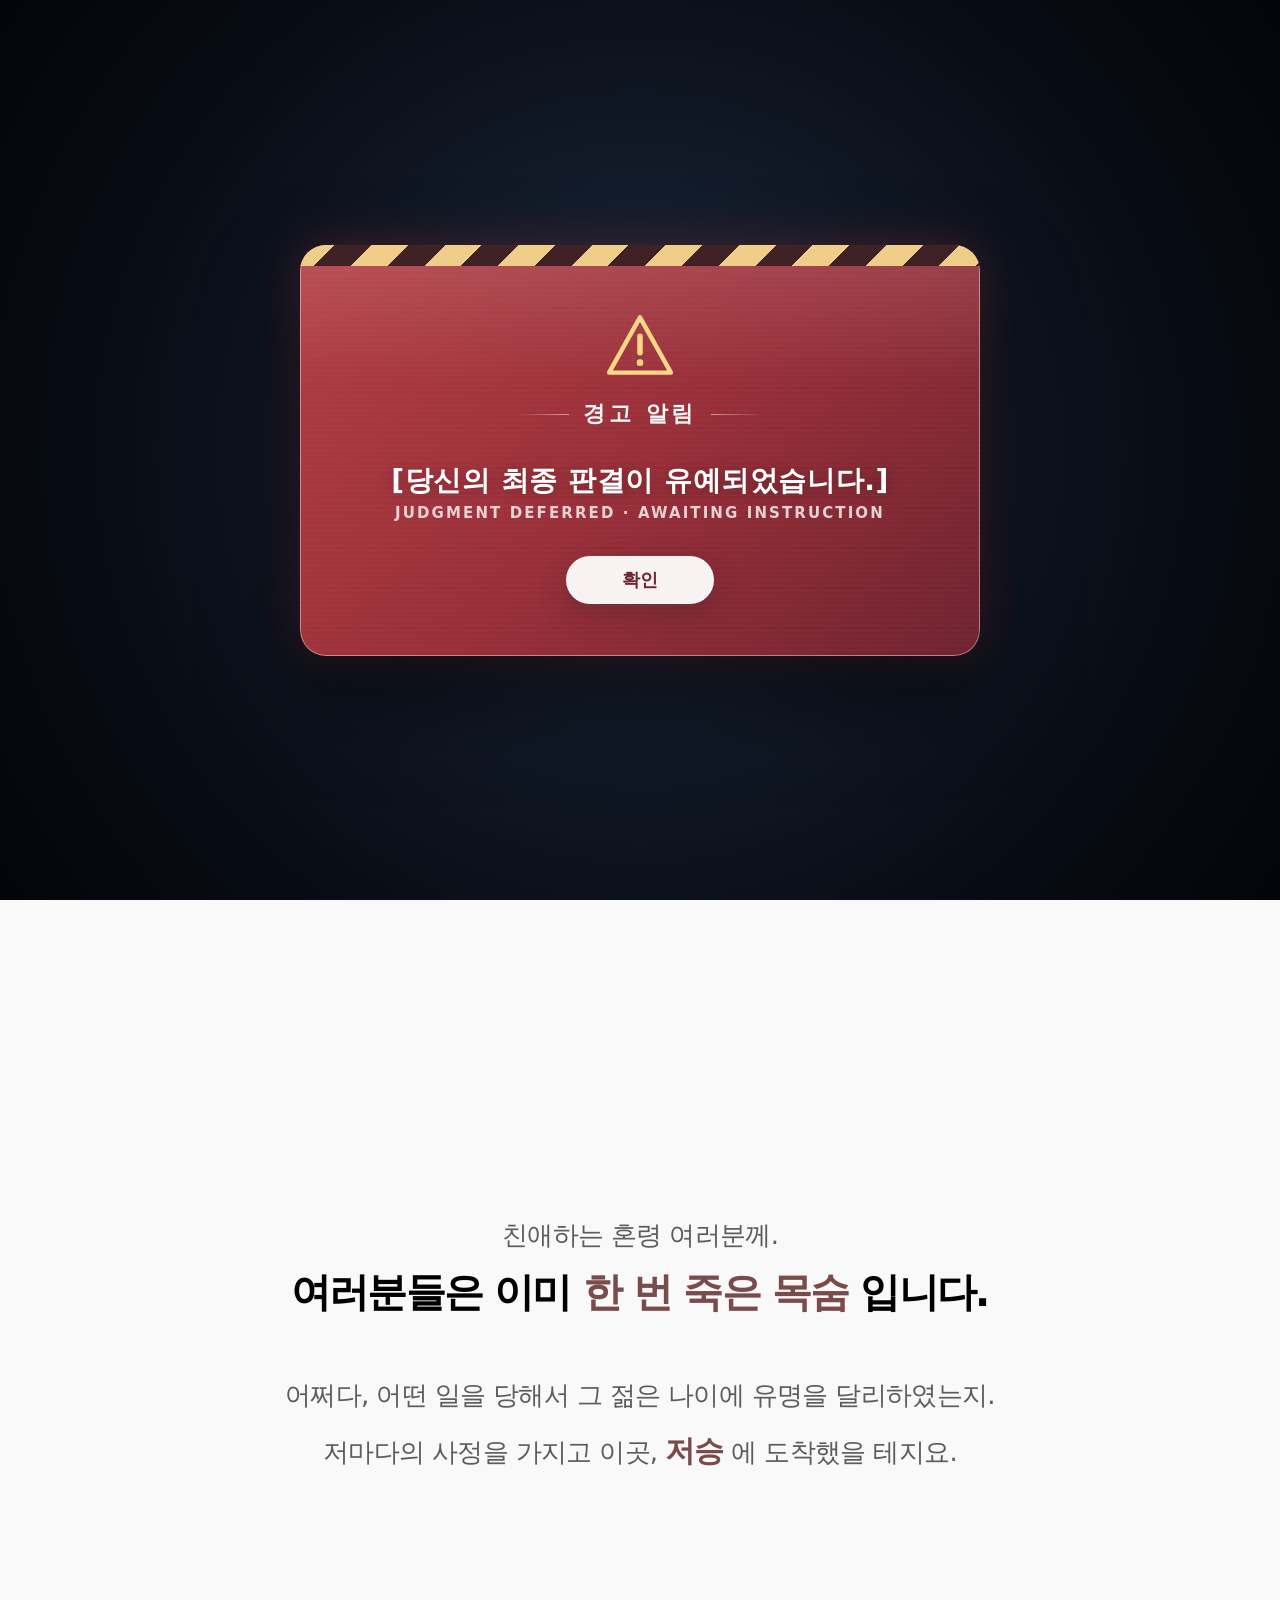
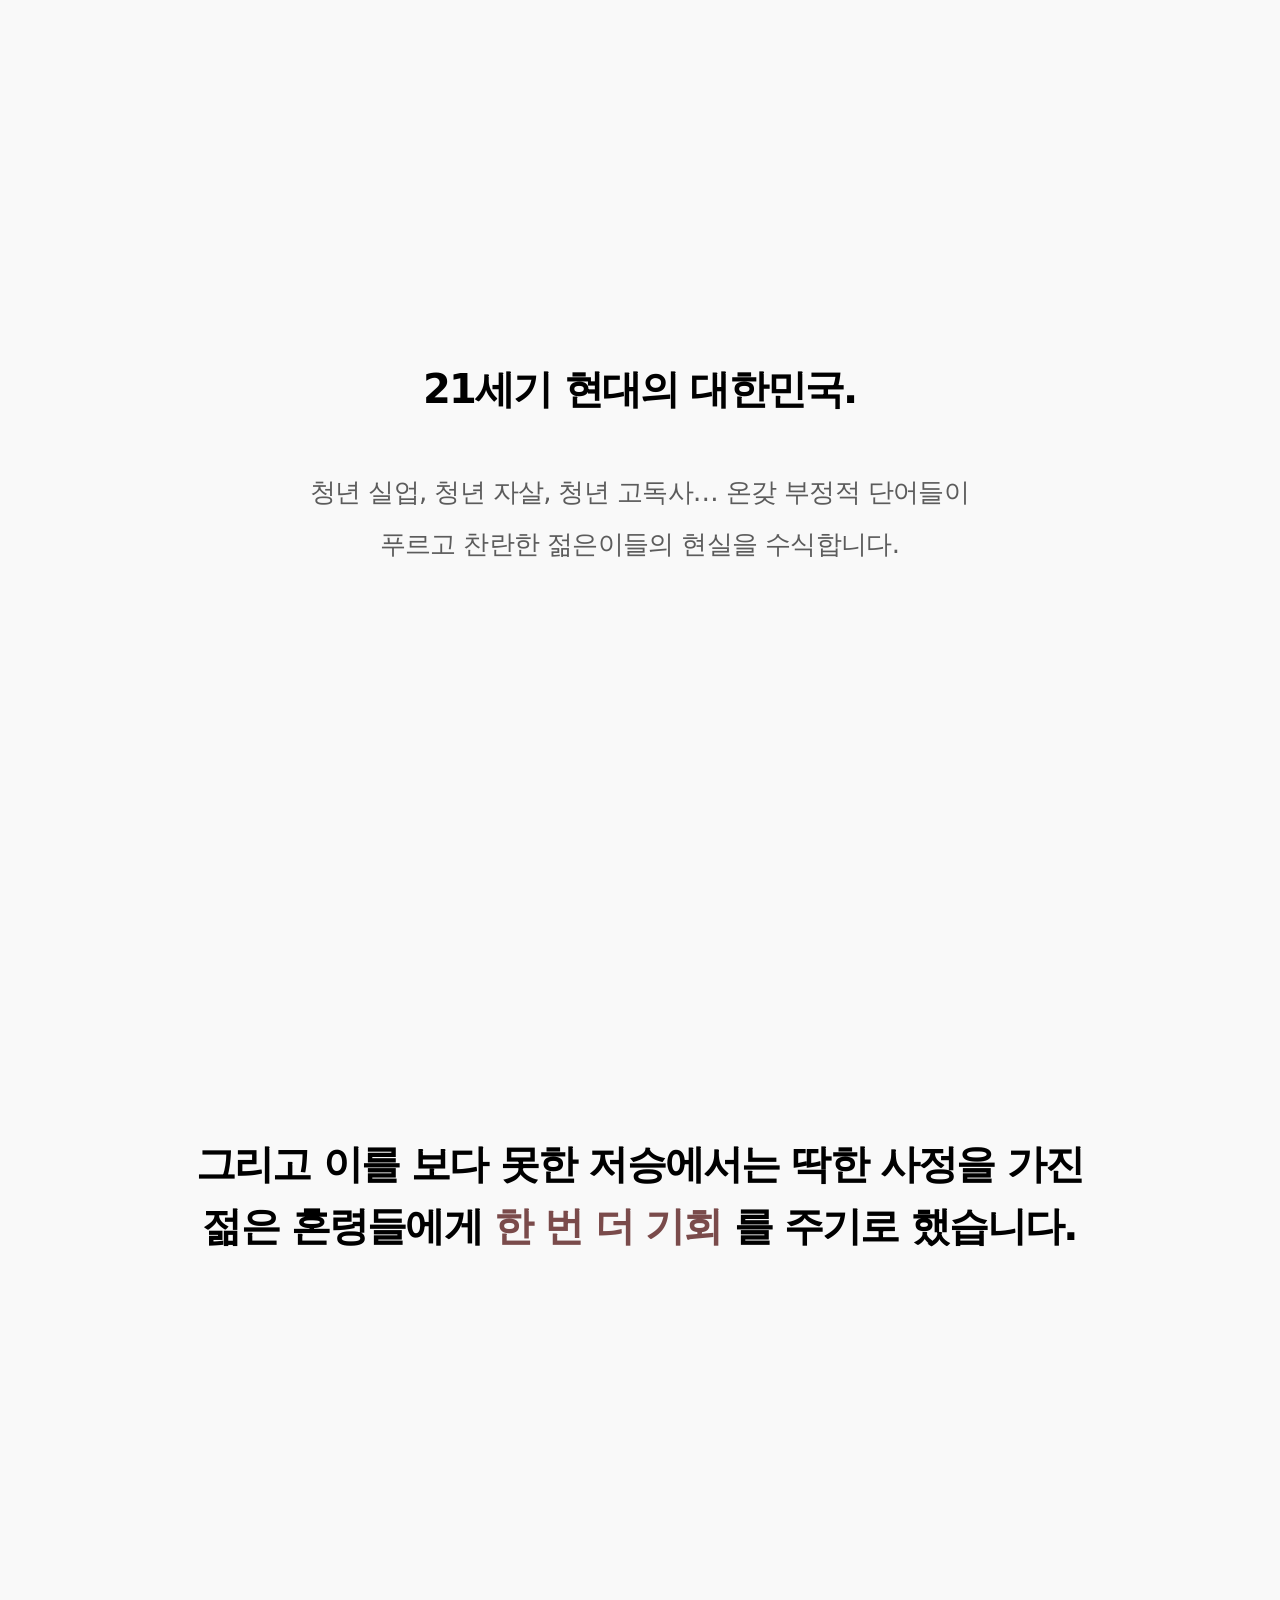
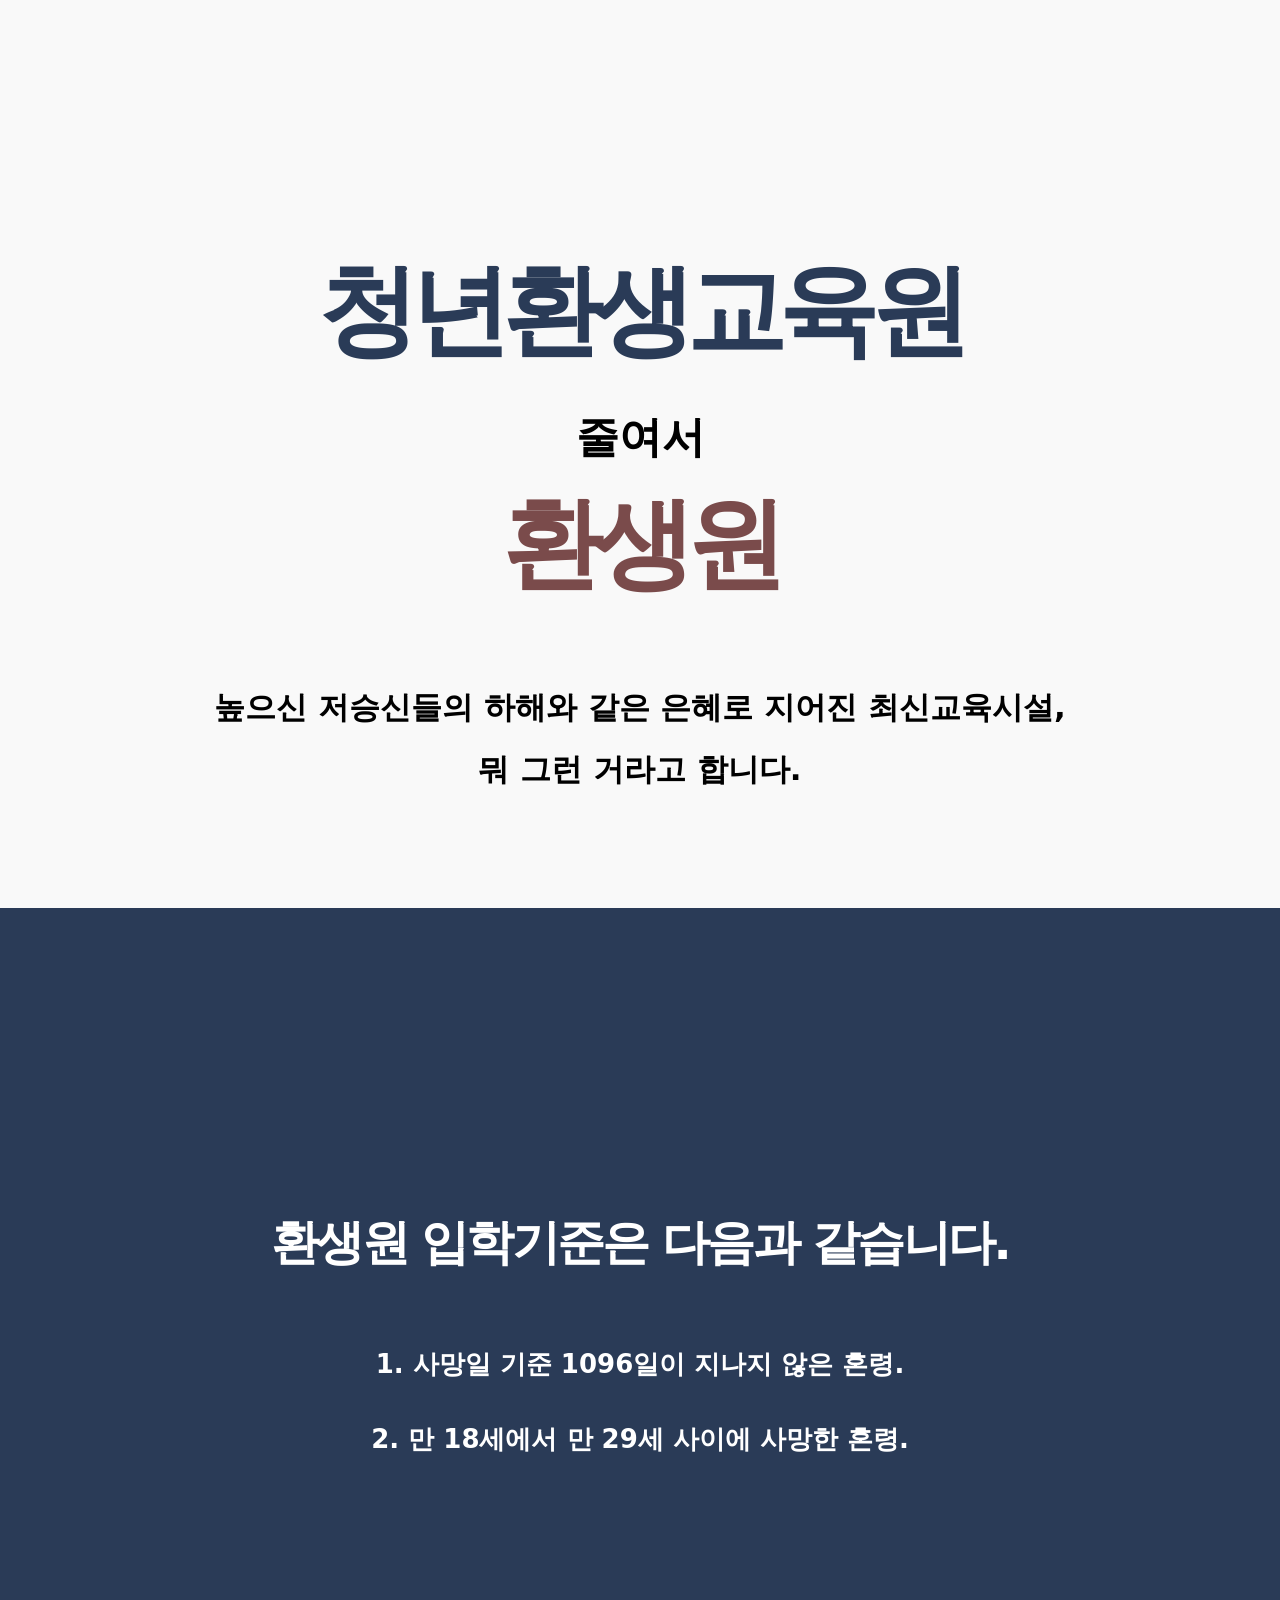
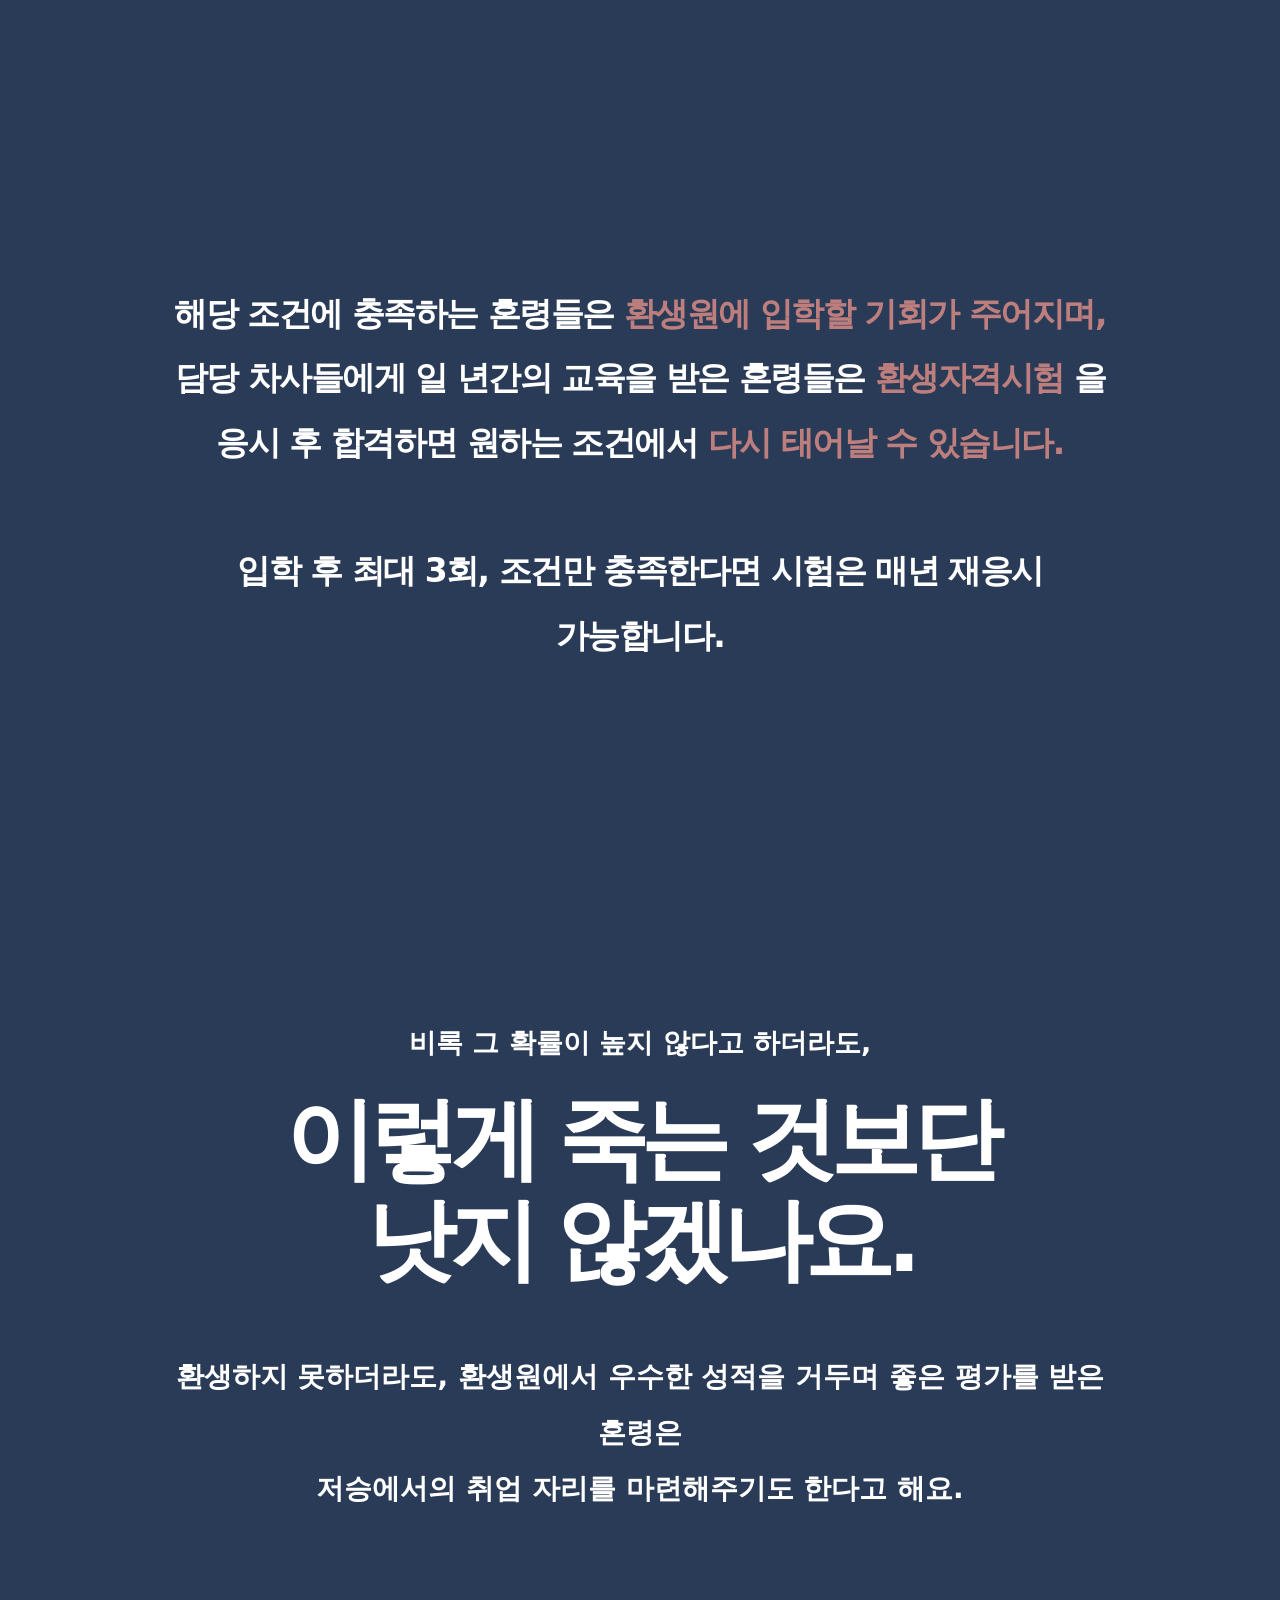
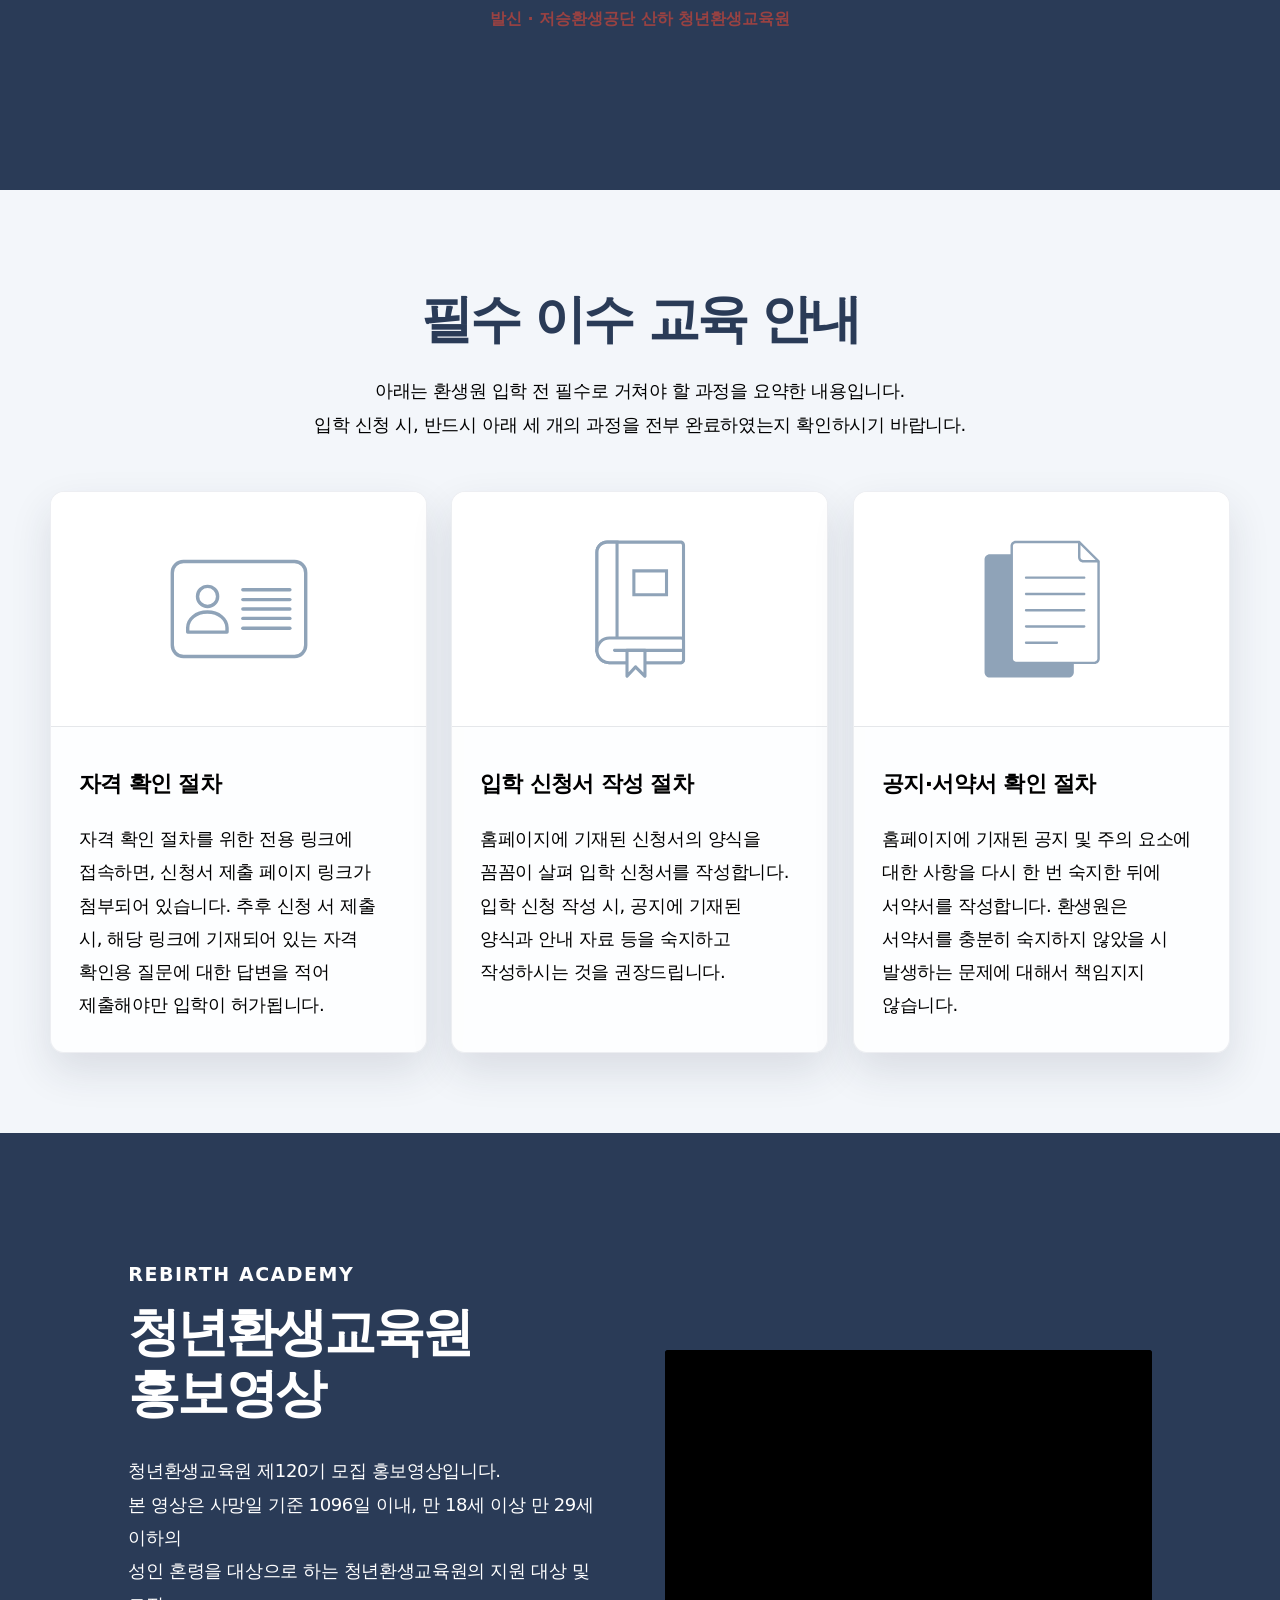
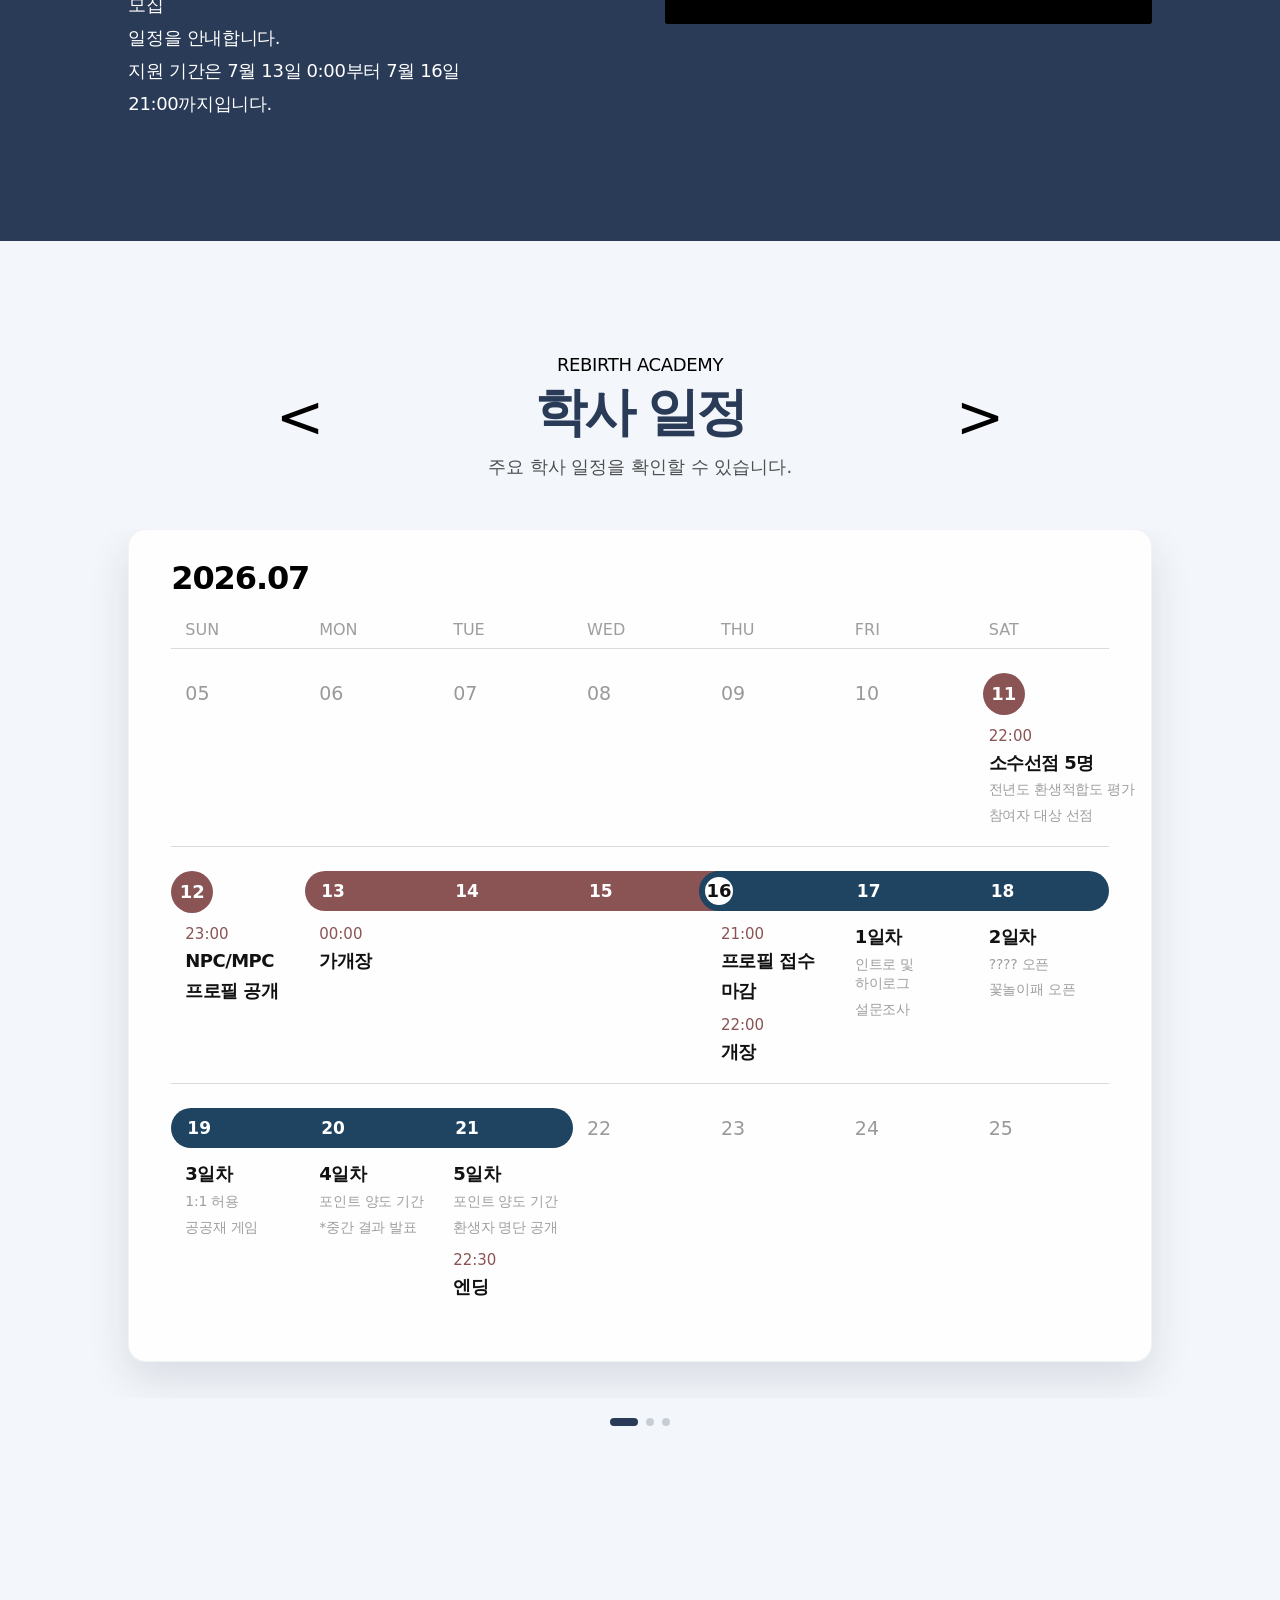
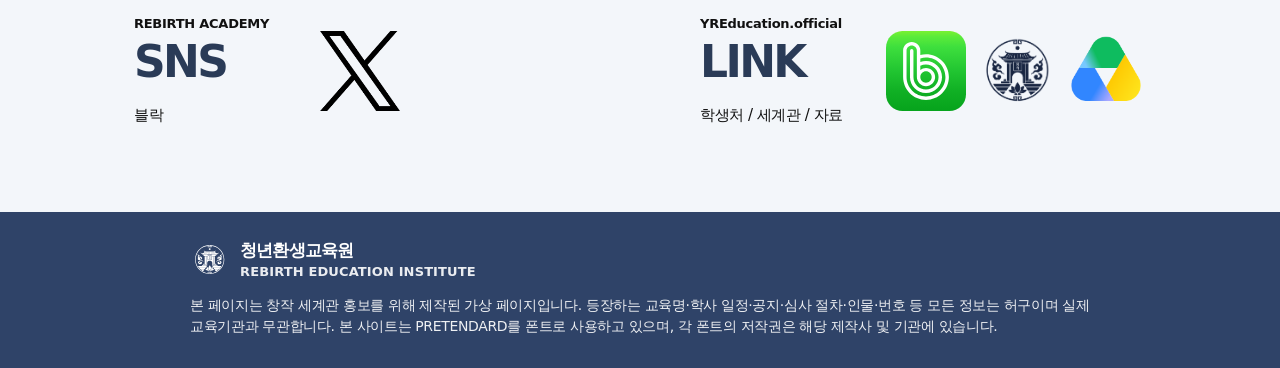
<file: index.html>
<!doctype html>
<html lang="ko">
  <head>
    <meta charset="utf-8" />
    <meta content="width=device-width, initial-scale=1.0" name="viewport" />
    <title>청년환생교육원</title>
    <link rel="icon" type="image/png" href="img\환생원 자료 모음\로고.png" />

    <link rel="stylesheet" href="styles.css" />
    <script src="./script.js" defer></script>
  </head>

  <body>
    <!-- =========================================================
   HEADER: 로고와 상단 내비게이션
   ========================================================= -->
    <header class="header">
      <div class="header__inner">
        <a class="header__logo" href="index.html">
          <img
            src="img/환생원 자료 모음/로고.png"
            alt="청년환생교육원 로고"
            class="header__logo-img"
          />
          <span>청년환생교육원</span>
        </a>

        <!-- 데스크탑 / 태블릿 기본 메뉴 -->
        <nav class="header__nav">
          <a class="is-active" href="index.html">소개</a>
          <a href="index1.html">커뮤니티</a>
          <a href="index3.html">시스템</a>
        </nav>

        <!-- 모바일 햄버거 버튼 -->
        <button
          class="mobile-menu-button"
          type="button"
          aria-label="모바일 메뉴 열기"
          aria-controls="mobileMenu"
          aria-expanded="false"
          data-mobile-menu-open
        >
          <span></span>
          <span></span>
          <span></span>
        </button>
      </div>
    </header>

    <!-- =========================================================
   MOBILE MENU: 모바일 전용 슬라이드 메뉴
   ========================================================= -->
    <aside
      class="mobile-menu"
      id="mobileMenu"
      aria-hidden="true"
      data-mobile-menu
    >
      <button
        class="mobile-menu__dim"
        type="button"
        aria-label="모바일 메뉴 닫기"
        data-mobile-menu-close
      ></button>

      <nav class="mobile-menu__panel" aria-label="모바일 카테고리">
        <div class="mobile-menu__head">
          <p>MENU</p>

          <button
            class="mobile-menu__close"
            type="button"
            aria-label="모바일 메뉴 닫기"
            data-mobile-menu-close
          >
            ×
          </button>
        </div>

        <a class="is-active" href="index.html">소개</a>
        <a href="index1.html">커뮤니티</a>
        <a href="index3.html">시스템</a>
      </nav>
    </aside>

    <!-- =========================================================
       ALARM POPUP: 페이지 진입 시 표시되는 경고 팝업
       ========================================================= -->
    <section
      aria-labelledby="alarmTitle"
      aria-describedby="alarmDesc"
      aria-modal="true"
      class="alarm-modal"
      data-alarm-modal
      role="dialog"
    >
      <section class="alarm" id="alarmBox" role="document">
        <div aria-hidden="true" class="alarm__icon">
          <svg
            fill="none"
            viewBox="0 0 64 58"
            xmlns="http://www.w3.org/2000/svg"
          >
            <path
              d="M32 4L60 54H4L32 4Z"
              stroke="currentColor"
              stroke-linejoin="round"
              stroke-width="4"
            ></path>
            <path
              d="M32 21V36"
              stroke="currentColor"
              stroke-linecap="round"
              stroke-width="5"
            ></path>
            <circle cx="32" cy="45" fill="currentColor" r="3"></circle>
          </svg>
        </div>

        <p class="alarm__label" id="alarmTitle">경고 알림</p>

        <p class="alarm__message" id="alarmDesc">
          [당신의 최종 판결이 유예되었습니다.]
        </p>

        <p class="alarm__sub">judgment deferred · awaiting instruction</p>

        <button class="alarm__confirm" data-alarm-close type="button">
          확인
        </button>
      </section>
    </section>

    <!-- =========================================================
       MAIN: 페이지 본문 시작
       ========================================================= -->
    <main id="top">
      <!-- =======================================================
         HERO: 첫 화면
         ======================================================= -->
      <section class="hero">
        <div class="layout hero__layout">
          <header class="hero__content reveal">
            <p class="hero__kicker">저승환생공단 · 제1096-청년호</p>

            <h1>청년환생교육원</h1>

            <p class="hero__sub">수신 · 사망일 기준 1096일 이내의 청년 혼령</p>
          </header>
        </div>
      </section>

      <!-- =======================================================
         INTRO: 세계관 소개 문단
         ======================================================= -->
      <section class="intro" id="intro">
        <div class="layout intro__layout">
          <article class="intro__block intro__block--first reveal">
            <p class="intro__label">친애하는 혼령 여러분께.</p>

            <h2>
              여러분들은 이미
              <span class="word-death">한 번 죽은 목숨</span>
              입니다.
            </h2>

            <p>
              어쩌다, 어떤 일을 당해서 그 젊은 나이에 유명을 달리하였는지.
              <br />
              저마다의 사정을 가지고 이곳,
              <span class="word-afterlife">저승</span>
              에 도착했을 테지요.
            </p>
          </article>

          <article class="intro__block intro__block--second reveal">
            <h2>21세기 현대의 대한민국.</h2>

            <p>
              청년 실업, 청년 자살, 청년 고독사… 온갖 부정적 단어들이
              <br />
              푸르고 찬란한 젊은이들의 현실을 수식합니다.
            </p>
          </article>

          <article class="intro__block intro__block--third reveal">
            <h2>
              그리고 이를 보다 못한 저승에서는 딱한 사정을 가진
              <br />
              젊은 혼령들에게
              <span class="word-chance">한 번 더 기회</span>
              를 주기로 했습니다.
            </h2>
          </article>
        </div>
      </section>

      <!-- =======================================================
         INSTITUTE: 환생원 명칭 소개
         ======================================================= -->
      <section class="institute">
        <article class="layout institute__layout reveal">
          <header class="institute__content">
            <h2>청년환생교육원</h2>

            <p class="institute__short">줄여서</p>

            <h3>환생원</h3>

            <p class="institute__desc">
              높으신 저승신들의 하해와 같은 은혜로 지어진 최신교육시설,
              <br />
              뭐 그런 거라고 합니다.
            </p>
          </header>
        </article>
      </section>

      <!-- =======================================================
         ADMISSION: 입학기준과 환생자격시험 안내
         ======================================================= -->
      <section class="admission" id="community">
        <div class="layout admission__layout">
          <article class="admission__copy admission__criteria reveal">
            <h2>환생원 입학기준은 다음과 같습니다.</h2>

            <ol>
              <li>사망일 기준 1096일이 지나지 않은 혼령.</li>
              <li>만 18세에서 만 29세 사이에 사망한 혼령.</li>
            </ol>
          </article>

          <article class="admission__copy admission__qualification reveal">
            <p>
              해당 조건에 충족하는 혼령들은
              <span>환생원에 입학할 기회가 주어지며,</span>
              <br />
              담당 차사들에게 일 년간의 교육을 받은 혼령들은
              <span>환생자격시험</span>
              을
              <br />
              응시 후 합격하면 원하는 조건에서
              <span>다시 태어날 수 있습니다.</span>
              <br />
              <br />
              입학 후 최대 3회, 조건만 충족한다면 시험은 매년 재응시 가능합니다.
            </p>
          </article>

          <article class="admission__final reveal">
            <p class="admission__lead">비록 그 확률이 높지 않다고 하더라도,</p>

            <h2>
              이렇게 죽는 것보단
              <br />
              낫지 않겠나요.
            </h2>

            <p class="admission__note">
              환생하지 못하더라도, 환생원에서 우수한 성적을 거두며 좋은 평가를
              받은 혼령은
              <br />
              저승에서의 취업 자리를 마련해주기도 한다고 해요.
            </p>

            <p class="admission__sender">
              발신 · 저승환생공단 산하 청년환생교육원
            </p>
          </article>
        </div>
      </section>

      <!-- =======================================================
     EDUCATION: 필수 이수 교육 안내
     ======================================================= -->
      <section class="education" id="system">
        <div class="layout">
          <header class="section-head education__head reveal">
            <h2>필수 이수 교육 안내</h2>

            <p>
              아래는 환생원 입학 전 필수로 거쳐야 할 과정을 요약한 내용입니다.
              <br />
              입학 신청 시, 반드시 아래 세 개의 과정을 전부 완료하였는지
              확인하시기 바랍니다.
            </p>
          </header>

          <div class="education__cards">
            <a
              class="education__card reveal"
              href="https://posty.pe/9311za"
              target="_blank"
              rel="noopener noreferrer"
              aria-label="자격 확인 절차 링크로 이동"
            >
              <span>01</span>

              <figure class="education__image">
                <img
                  alt="자격 확인 절차 이미지"
                  src="img\환생원 자료 모음\hwansaengwon_id_card.svg"
                />
              </figure>

              <h3>자격 확인 절차</h3>

              <p>
                자격 확인 절차를 위한 전용 링크에 접속하면, 신청서 제출 페이지
                링크가 첨부되어 있습니다. 추후 신청 서 제출 시, 해당 링크에
                기재되어 있는 자격 확인용 질문에 대한 답변을 적어 제출해야만
                입학이 허가됩니다.
              </p>
            </a>

            <a
              class="education__card reveal"
              href="https://docs.google.com/document/d/1cFD_CWrmO6_B1aEL9unqyASZnwdk2zMCy4dq3liwV6I/edit?tab=t.0"
              target="_blank"
              rel="noopener noreferrer"
              aria-label="입학 신청서 작성 절차 링크로 이동"
            >
              <span>02</span>

              <figure class="education__image">
                <img
                  alt="입학 신청서 작성 절차 이미지"
                  src="img\환생원 자료 모음\hwansaengwon_book.svg"
                />
              </figure>

              <h3>입학 신청서 작성 절차</h3>

              <p>
                홈페이지에 기재된 신청서의 양식을 꼼꼼이 살펴 입학 신청서를
                작성합니다. 입학 신청 작성 시, 공지에 기재된 양식과 안내 자료
                등을 숙지하고 작성하시는 것을 권장드립니다.
              </p>
            </a>

            <a
              class="education__card reveal"
              href="https://docs.google.com/document/d/18-tE2NIBc7TgCpIII4oOBdynNlEYaG7W8QLBzrroWNs/edit?tab=t.ma4xkuw7uqk5#heading=h.oed3xjccf77o"
              target="_blank"
              rel="noopener noreferrer"
              aria-label="공지·서약서 확인 절차 링크로 이동"
            >
              <span>03</span>

              <figure class="education__image">
                <img
                  alt="공지·서약서 확인 절차 이미지"
                  src="img\환생원 자료 모음\hwansaengwon_document.svg"
                />
              </figure>

              <h3>공지·서약서 확인 절차</h3>

              <p>
                홈페이지에 기재된 공지 및 주의 요소에 대한 사항을 다시 한 번
                숙지한 뒤에 서약서를 작성합니다. 환생원은 서약서를 충분히
                숙지하지 않았을 시 발생하는 문제에 대해서 책임지지 않습니다.
              </p>
            </a>
          </div>
        </div>
      </section>

      <!-- =======================================================
         PROMO: 홍보영상 영역
         ======================================================= -->
      <section class="promo">
        <article class="layout promo__layout reveal">
          <header class="promo__content">
            <p class="promo__label">REBIRTH ACADEMY</p>

            <h2>
              청년환생교육원
              <br />
              홍보영상
            </h2>

            <p>
              청년환생교육원 제120기 모집 홍보영상입니다.
              <br />
              본 영상은 사망일 기준 1096일 이내, 만 18세 이상 만 29세 이하의
              <br />
              성인 혼령을 대상으로 하는 청년환생교육원의 지원 대상 및 모집
              <br />
              일정을 안내합니다.
              <br />
              지원 기간은 7월 13일 0:00부터 7월 16일 21:00까지입니다.
            </p>
          </header>

          <figure class="promo__video">
            <iframe
              width="560"
              height="315"
              src="https://www.youtube.com/embed/D4nuuw5urKU?si=Sbnmsg0q2Yco7pK2"
              title="YouTube video player"
              frameborder="0"
              allow="
                accelerometer;
                autoplay;
                clipboard-write;
                encrypted-media;
                gyroscope;
                picture-in-picture;
                web-share;
              "
              referrerpolicy="strict-origin-when-cross-origin"
              allowfullscreen
            ></iframe>
          </figure>
        </article>
      </section>

      <!-- =======================================================
         SCHEDULE SLIDER: 학사 일정 / 러닝 일정 / 수위표
         ======================================================= -->
      <section class="schedule" id="schedule-gallery">
        <section
          aria-label="학사 일정, 러닝 일정, 수위표 슬라이더"
          class="slider reveal"
        >
          <header class="slider__fixed-head">
            <button
              aria-label="이전 페이지 보기"
              class="slider__arrow slider__prev"
              type="button"
            >
              &lt;
            </button>

            <div class="slider__title-area">
              <section
                class="slider__title-panel is-active"
                data-slide-title="0"
              >
                <p class="section-kicker">REBIRTH ACADEMY</p>
                <h2>학사 일정</h2>
                <p>주요 학사 일정을 확인할 수 있습니다.</p>
              </section>

              <section class="slider__title-panel" data-slide-title="1">
                <p class="section-kicker">REBIRTH ACADEMY</p>
                <h2>러닝 일정</h2>
                <p>환생 적합도 평가 기간은 총 5일간 진행됩니다.</p>
              </section>

              <section class="slider__title-panel" data-slide-title="2">
                <p class="section-kicker">CONTENT RATING GUIDE</p>
                <h2>수위표</h2>
                <p>방송통신심의위원회 Safe Net 등급 기준 참고</p>
              </section>
            </div>

            <button
              aria-label="다음 페이지 보기"
              class="slider__arrow slider__next"
              type="button"
            >
              &gt;
            </button>
          </header>

          <div aria-live="polite" class="slider__viewport" role="region">
            <div class="slider__track" role="list">
              <article class="slider__slide is-active" data-slide="0">
                <section class="layout slider__layout">
                  <article
                    aria-label="2026년 7월 학사 일정표"
                    class="calendar calendar--fixed"
                  >
                    <h3 class="calendar__month">
                      <time datetime="2026-07">2026.07</time>
                    </h3>

                    <section
                      aria-label="2026년 7월 일정"
                      class="calendar__table"
                    >
                      <header aria-label="요일" class="calendar__weekdays">
                        <span>SUN</span>
                        <span>MON</span>
                        <span>TUE</span>
                        <span>WED</span>
                        <span>THU</span>
                        <span>FRI</span>
                        <span>SAT</span>
                      </header>

                      <div aria-hidden="true" class="calendar__rule"></div>

                      <section
                        aria-label="7월 5일부터 7월 11일까지"
                        class="calendar__week"
                      >
                        <article class="calendar__day is-muted">
                          <time datetime="2026-07-05">05</time>
                        </article>

                        <article class="calendar__day is-muted">
                          <time datetime="2026-07-06">06</time>
                        </article>

                        <article class="calendar__day is-muted">
                          <time datetime="2026-07-07">07</time>
                        </article>

                        <article class="calendar__day is-muted">
                          <time datetime="2026-07-08">08</time>
                        </article>

                        <article class="calendar__day is-muted">
                          <time datetime="2026-07-09">09</time>
                        </article>

                        <article class="calendar__day is-muted">
                          <time datetime="2026-07-10">10</time>
                        </article>

                        <article class="calendar__day has-badge">
                          <time
                            class="calendar__date-badge is-brown"
                            datetime="2026-07-11"
                          >
                            <span
                              class="calendar__badge-number calendar__badge-number--11"
                              >11</span
                            >
                          </time>
                          <time class="calendar__time">22:00</time>
                          <strong>소수선점 5명</strong>
                          <small>전년도 환생적합도 평가</small>
                          <small>참여자 대상 선점</small>
                        </article>
                      </section>

                      <div aria-hidden="true" class="calendar__rule"></div>

                      <section
                        aria-label="7월 12일부터 7월 18일까지"
                        class="calendar__week calendar__week--main"
                      >
                        <article
                          class="calendar__day has-badge calendar__day--12"
                        >
                          <time
                            class="calendar__date-badge is-brown"
                            datetime="2026-07-12"
                          >
                            <span class="calendar__badge-number">12</span>
                          </time>
                          <time class="calendar__time">23:00</time>
                          <strong>NPC/MPC</strong>
                          <strong>프로필 공개</strong>
                        </article>

                        <article
                          class="calendar__day calendar__range-day calendar__range--brown is-range-start"
                        >
                          <time
                            class="calendar__range-date"
                            datetime="2026-07-13"
                          >
                            13
                          </time>
                          <time class="calendar__time">00:00</time>
                          <strong>가개장</strong>
                        </article>

                        <article
                          class="calendar__day calendar__range-day calendar__range--brown"
                        >
                          <time
                            class="calendar__range-date"
                            datetime="2026-07-14"
                          >
                            14
                          </time>
                        </article>

                        <article
                          class="calendar__day calendar__range-day calendar__range--brown is-range-end"
                        >
                          <time
                            class="calendar__range-date"
                            datetime="2026-07-15"
                          >
                            15
                          </time>
                        </article>

                        <article
                          class="calendar__day calendar__range-day calendar__range--navy is-range-start calendar__day--16"
                        >
                          <time
                            class="calendar__date-badge is-ring"
                            datetime="2026-07-16"
                          >
                            <span class="calendar__badge-number">16</span>
                          </time>
                          <time class="calendar__time">21:00</time>
                          <strong>프로필 접수</strong>
                          <strong>마감</strong>
                          <time class="calendar__time is-later">22:00</time>
                          <strong>개장</strong>
                        </article>

                        <article
                          class="calendar__day calendar__range-day calendar__range--navy"
                        >
                          <time
                            class="calendar__range-date"
                            datetime="2026-07-17"
                          >
                            17
                          </time>
                          <strong>1일차</strong>
                          <small>인트로 및 하이로그</small>
                          <small>설문조사</small>
                        </article>

                        <article
                          class="calendar__day calendar__range-day calendar__range--navy is-range-end"
                        >
                          <time
                            class="calendar__range-date"
                            datetime="2026-07-18"
                          >
                            18
                          </time>
                          <strong>2일차</strong>
                          <small>???? 오픈</small>
                          <small>꽃놀이패 오픈</small>
                        </article>
                      </section>

                      <div aria-hidden="true" class="calendar__rule"></div>

                      <section
                        aria-label="7월 19일부터 7월 25일까지"
                        class="calendar__week calendar__week--main"
                      >
                        <article
                          class="calendar__day calendar__range-day calendar__range--navy is-range-start"
                        >
                          <time
                            class="calendar__range-date"
                            datetime="2026-07-19"
                          >
                            19
                          </time>
                          <strong>3일차</strong>
                          <small>1:1 허용</small>
                          <small>공공재 게임</small>
                        </article>

                        <article
                          class="calendar__day calendar__range-day calendar__range--navy"
                        >
                          <time
                            class="calendar__range-date"
                            datetime="2026-07-20"
                          >
                            20
                          </time>
                          <strong>4일차</strong>
                          <small>포인트 양도 기간</small>
                          <small>*중간 결과 발표</small>
                        </article>

                        <article
                          class="calendar__day calendar__range-day calendar__range--navy is-range-end"
                        >
                          <time
                            class="calendar__range-date"
                            datetime="2026-07-21"
                          >
                            21
                          </time>
                          <strong>5일차</strong>
                          <small>포인트 양도 기간</small>
                          <small>환생자 명단 공개</small>
                          <time class="calendar__time is-ending">22:30</time>
                          <strong>엔딩</strong>
                        </article>

                        <article class="calendar__day is-muted">
                          <time datetime="2026-07-22">22</time>
                        </article>

                        <article class="calendar__day is-muted">
                          <time datetime="2026-07-23">23</time>
                        </article>

                        <article class="calendar__day is-muted">
                          <time datetime="2026-07-24">24</time>
                        </article>

                        <article class="calendar__day is-muted">
                          <time datetime="2026-07-25">25</time>
                        </article>
                      </section>
                    </section>
                  </article>
                </section>
              </article>

              <article class="slider__slide" data-slide="1">
                <section class="layout slider__layout">
                  <section aria-label="러닝 일정 목록" class="run">
                    <div class="run__track"></div>

                    <article class="run__item">
                      <div class="run__dot"></div>
                      <div class="run__card">
                        <div class="run__day">
                          <span>DAY</span>
                          <strong>01</strong>
                        </div>
                        <div class="run__main">
                          인트로 및 하이로그
                          <br />
                          설문조사
                        </div>
                        <div class="run__side">
                          <span>SYSTEM</span>
                          <strong>첫날 공지</strong>
                        </div>
                      </div>
                    </article>

                    <article class="run__item">
                      <div class="run__dot"></div>
                      <div class="run__card">
                        <div class="run__day">
                          <span>DAY</span>
                          <strong>02</strong>
                        </div>
                        <div class="run__main">
                          ???? 오픈
                          <br />
                          꽃놀이 패 오픈
                        </div>
                        <div class="run__side">
                          <span>SYSTEM</span>
                          <strong>특수 시스템</strong>
                        </div>
                      </div>
                    </article>

                    <article class="run__item">
                      <div class="run__dot"></div>
                      <div class="run__card">
                        <div class="run__day">
                          <span>DAY</span>
                          <strong>03</strong>
                        </div>
                        <div class="run__main">1:1 허용</div>
                        <div class="run__side">
                          <span>SYSTEM</span>
                          <strong>공공재 게임</strong>
                        </div>
                      </div>
                    </article>

                    <article class="run__item">
                      <div class="run__dot"></div>
                      <div class="run__card">
                        <div class="run__day">
                          <span>DAY</span>
                          <strong>04</strong>
                        </div>
                        <div class="run__main">포인트 양도 기간</div>
                        <div class="run__side">
                          <span>SYSTEM</span>
                          <strong>중간 결과 발표</strong>
                        </div>
                      </div>
                    </article>

                    <article class="run__item">
                      <div class="run__dot"></div>
                      <div class="run__card">
                        <div class="run__day">
                          <span>DAY</span>
                          <strong>05</strong>
                        </div>
                        <div class="run__main">포인트 양도 기간</div>
                        <div class="run__side">
                          <span>SYSTEM</span>
                          <strong>환생자 명단 공개, 엔딩</strong>
                        </div>
                      </div>
                    </article>
                  </section>
                </section>
              </article>

              <article class="slider__slide" data-slide="2">
                <section class="layout slider__layout">
                  <article aria-label="콘텐츠 수위 기준표" class="rating">
                    <header class="rating__meta">
                      <figure class="rating__icon">
                        <img
                          alt="수위표 아이콘 이미지"
                          src="img\환생원 자료 모음\311699 (1).svg"
                        />
                      </figure>

                      <section class="rating__copy">
                        <h3>콘텐츠 수위 기준</h3>
                        <p>
                          콘텐츠의 노출, 성행위, 폭력, 언어, 기타 항목을
                          기준으로 등급을 분류합니다.
                        </p>
                      </section>

                      <aside class="rating__badge">
                        현재 수위
                        <strong>2244</strong>
                      </aside>
                    </header>

                    <section
                      aria-label="수위 등급 표"
                      class="rating__table-wrap"
                    >
                      <table class="rating__table">
                        <thead>
                          <tr>
                            <th>등급</th>
                            <th>노출</th>
                            <th>성행위</th>
                            <th>폭력</th>
                            <th>언어</th>
                            <th>기타</th>
                          </tr>
                        </thead>

                        <tbody>
                          <tr>
                            <td class="rating__grade-cell">
                              <span class="rating__grade rating__grade--4">
                                4등급
                              </span>
                            </td>
                            <td>성기노출</td>
                            <td>
                              성범죄 또는
                              <br />
                              노골적인 성행위
                            </td>
                            <td>
                              잔인한 살해
                              <br />
                              <em>4등급</em>
                            </td>
                            <td>
                              노골적이고
                              <br />
                              외설적인 비속어
                              <br />
                              <em>4등급</em>
                            </td>
                            <td rowspan="3">
                              마약 사용 조장
                              <br />
                              무기 사용 조장
                              <br />
                              도박
                            </td>
                          </tr>

                          <tr>
                            <td class="rating__grade-cell">
                              <span class="rating__grade rating__grade--3">
                                3등급
                              </span>
                            </td>
                            <td>전신 노출</td>
                            <td>
                              노골적이지
                              <br />
                              않은 성행위
                            </td>
                            <td>살해</td>
                            <td>심한 비속어</td>
                          </tr>

                          <tr>
                            <td class="rating__grade-cell">
                              <span class="rating__grade rating__grade--2">
                                2등급
                              </span>
                            </td>
                            <td>
                              부분 노출
                              <br />
                              <em>2등급</em>
                            </td>
                            <td>
                              착의 상태의
                              <br />
                              성적 접촉
                              <br />
                              <em>2등급</em>
                            </td>
                            <td>상해</td>
                            <td>거친 비속어</td>
                          </tr>

                          <tr>
                            <td class="rating__grade-cell">
                              <span class="rating__grade rating__grade--1">
                                1등급
                              </span>
                            </td>
                            <td>노출 복장</td>
                            <td>격렬한 키스</td>
                            <td>격투</td>
                            <td>일상 비속어</td>
                            <td rowspan="2">
                              음주 조장
                              <br />
                              흡연 조장
                            </td>
                          </tr>

                          <tr>
                            <td class="rating__grade-cell">
                              <span class="rating__grade rating__grade--0">
                                0등급
                              </span>
                            </td>
                            <td>노출 없음</td>
                            <td>성행위 없음</td>
                            <td>폭력 없음</td>
                            <td>비속어 없음</td>
                          </tr>
                        </tbody>
                      </table>
                    </section>
                  </article>
                </section>
              </article>
            </div>
          </div>

          <nav aria-label="슬라이드 위치" class="slider__dots">
            <button
              aria-label="학사 일정 보기"
              class="is-active"
              data-slide="0"
              type="button"
            ></button>

            <button
              aria-label="러닝 일정 보기"
              data-slide="1"
              type="button"
            ></button>

            <button
              aria-label="수위표 보기"
              data-slide="2"
              type="button"
            ></button>
          </nav>
        </section>
      </section>

      <!-- =======================================================
     QUICK LINKS: SNS와 링크 영역
     ======================================================= -->
      <section class="quick">
        <div class="layout quick__layout">
          <!-- SNS / X 링크 영역 -->
          <article class="quick__panel reveal">
            <header class="quick__content">
              <p class="section-kicker">REBIRTH ACADEMY</p>
              <h2>SNS</h2>
              <p>블락</p>
            </header>

            <figure class="quick__asset quick__asset--single">
              <a
                href="https://x.com/YREdu_afterlife"
                target="_blank"
                rel="noopener noreferrer"
                aria-label="청년환생교육원 X 계정으로 이동"
              >
                <img
                  alt="SNS 이미지"
                  src="img/환생원 자료 모음/트위터 링크.png"
                />
              </a>
            </figure>
          </article>

          <!-- LINK / 밴드, 학생처, 추가 링크 영역 -->
          <article class="quick__panel reveal">
            <header class="quick__content">
              <p class="section-kicker">YREducation.official</p>
              <h2>LINK</h2>
              <p>학생처 / 세계관 / 자료</p>
            </header>

            <figure class="quick__asset quick__asset--triple">
              <a
                href="https://band.us/n/aba5b861Dfd4k"
                target="_blank"
                rel="noopener noreferrer"
                aria-label="성인 확인 링크로 이동"
              >
                <img
                  alt="프공방 링크 이미지"
                  src="img/환생원 자료 모음/네이버_밴드_아이콘.svg"
                />
              </a>

              <a
                href="https://rebirthwikipage.vercel.app/"
                target="_blank"
                rel="noopener noreferrer"
                aria-label="학생처링크로 이동"
              >
                <img
                  alt="학생처 링크 이미지"
                  src="img/환생원 자료 모음/로고.png"
                />
              </a>

              <a
                href="https://drive.google.com/drive/u/1/folders/1uUaMCV-NHra7C6UHhxxMRKGJ0I2Eu42J"
                target="_blank"
                rel="noopener noreferrer"
                aria-label="추가 자료 링크로 이동"
              >
                <img
                  alt="추가 링크 이미지"
                  src="img/환생원 자료 모음/013c6e80c54ae559.png"
                />
              </a>
            </figure>
          </article>
        </div>
      </section>
    </main>

    <!-- =========================================================
   FOOTER: 안내 문구와 저작권성 고지
   ========================================================= -->
    <footer class="footer">
      <div class="footer__layout">
        <section class="footer__top">
          <figure class="footer__mark">
            <img
              alt="청년환생교육원 푸터 로고"
              src="img\환생원 자료 모음\로고.svg"
            />
          </figure>

          <section class="footer__brand-text">
            <strong>청년환생교육원</strong>
            <span>REBIRTH EDUCATION INSTITUTE</span>
          </section>
        </section>

        <p class="footer__note">
          본 페이지는 창작 세계관 홍보를 위해 제작된 가상 페이지입니다. 등장하는
          교육명·학사 일정·공지·심사 절차·인물·번호 등 모든 정보는 허구이며 실제
          교육기관과 무관합니다. 본 사이트는 PRETENDARD를 폰트로 사용하고
          있으며, 각 폰트의 저작권은 해당 제작사 및 기관에 있습니다.
        </p>
      </div>
    </footer>
  </body>
</html>
</file>
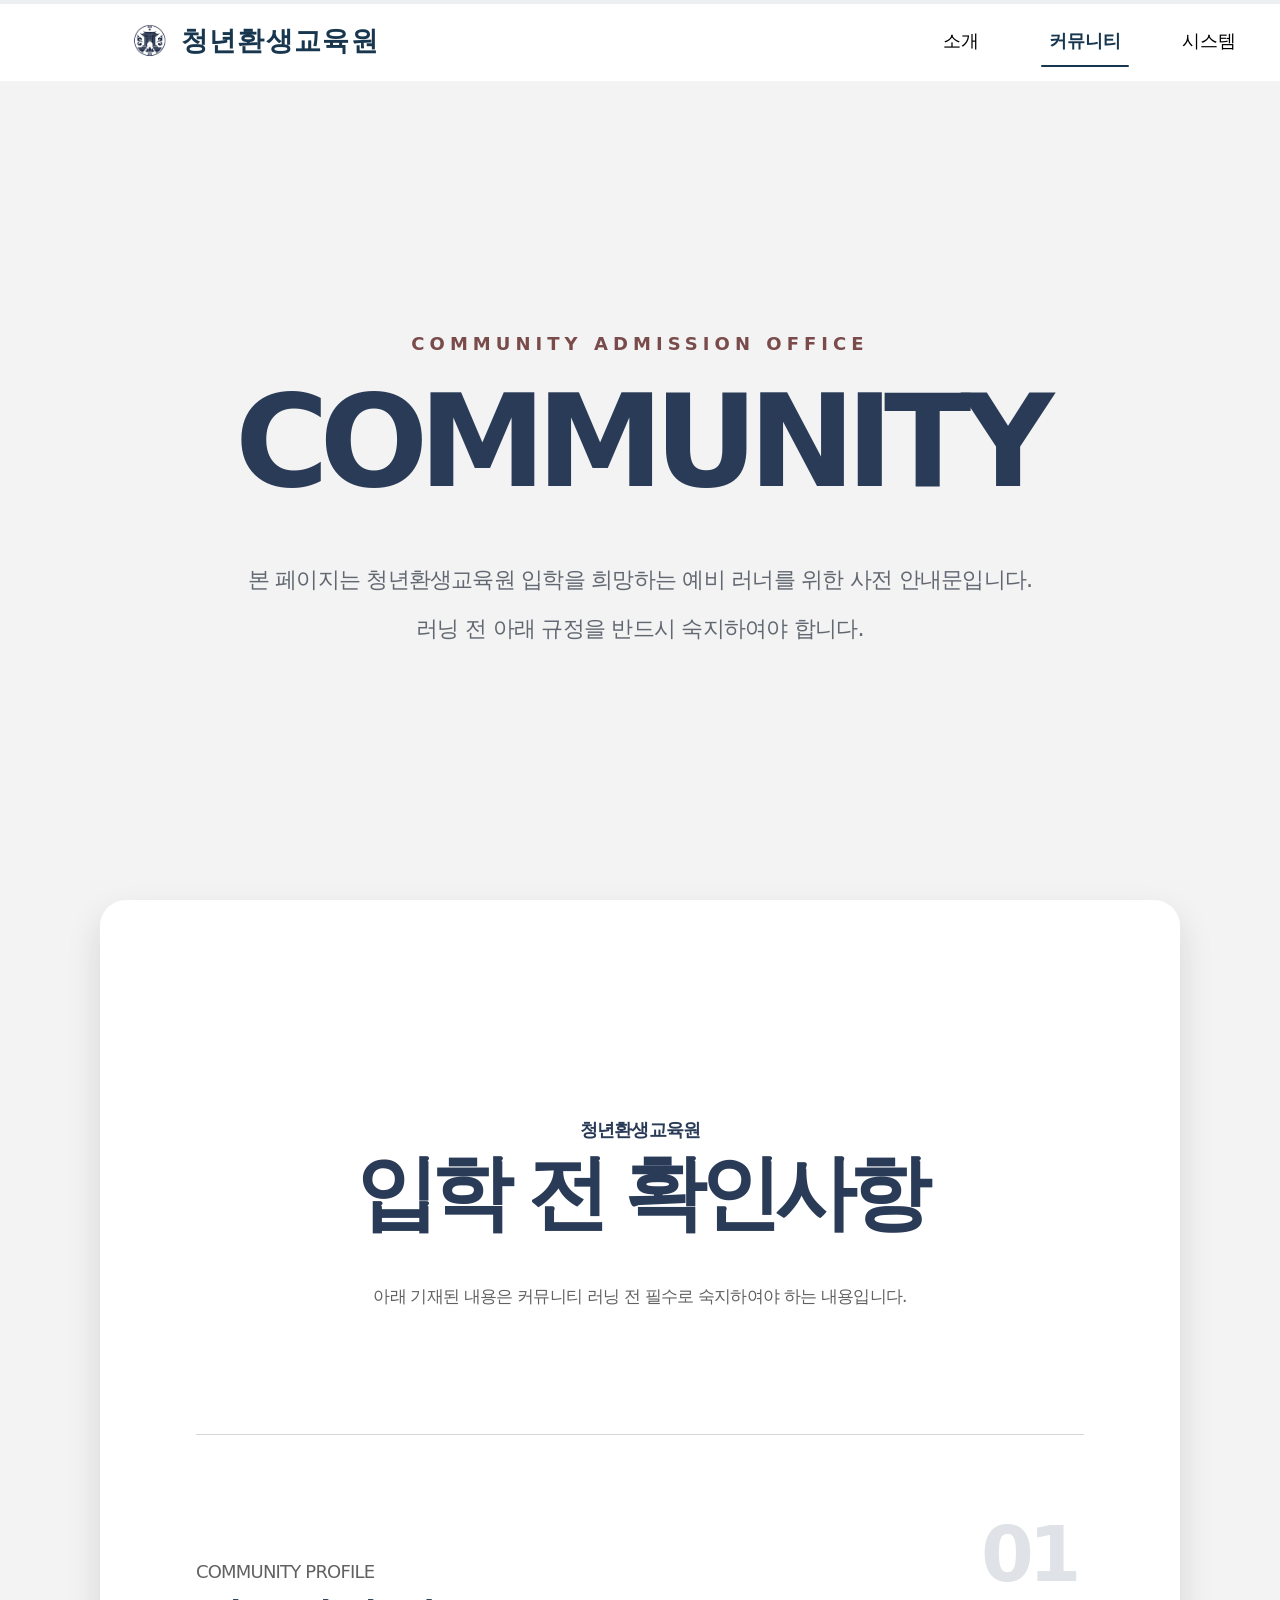
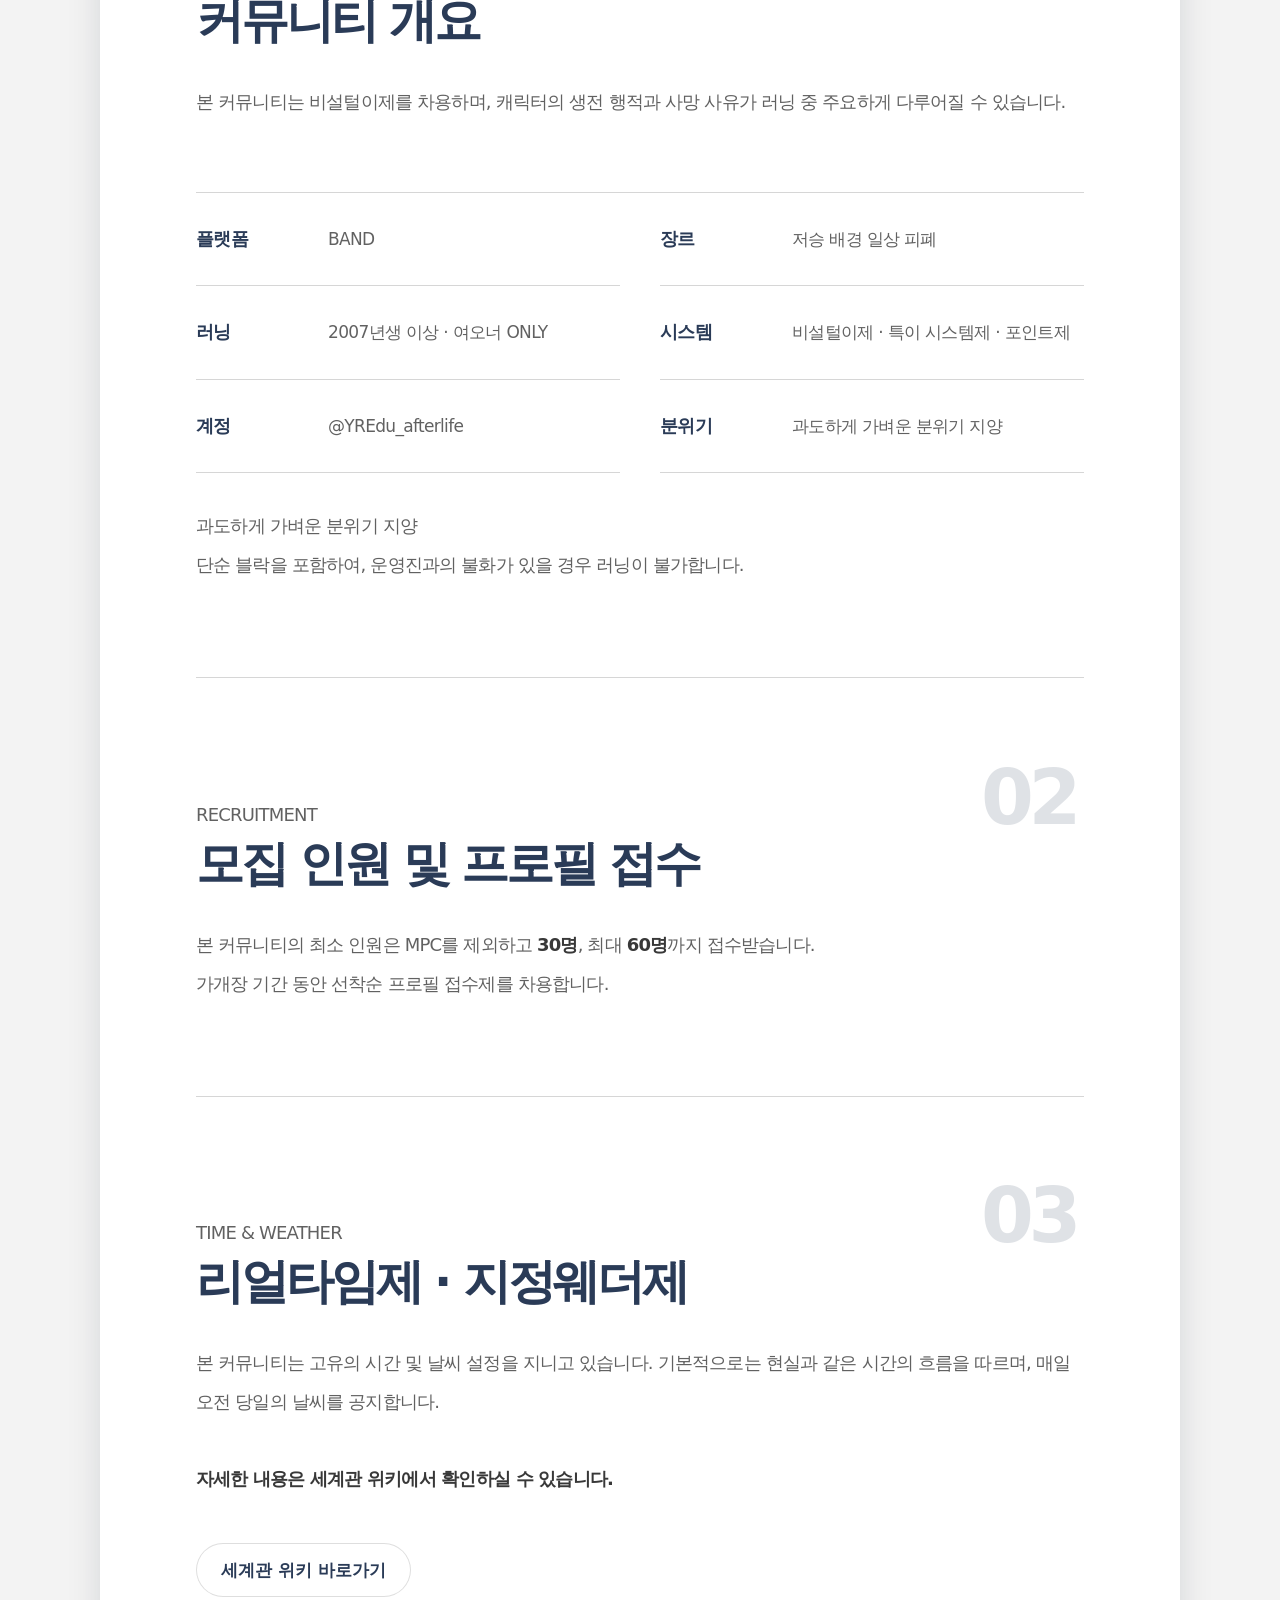
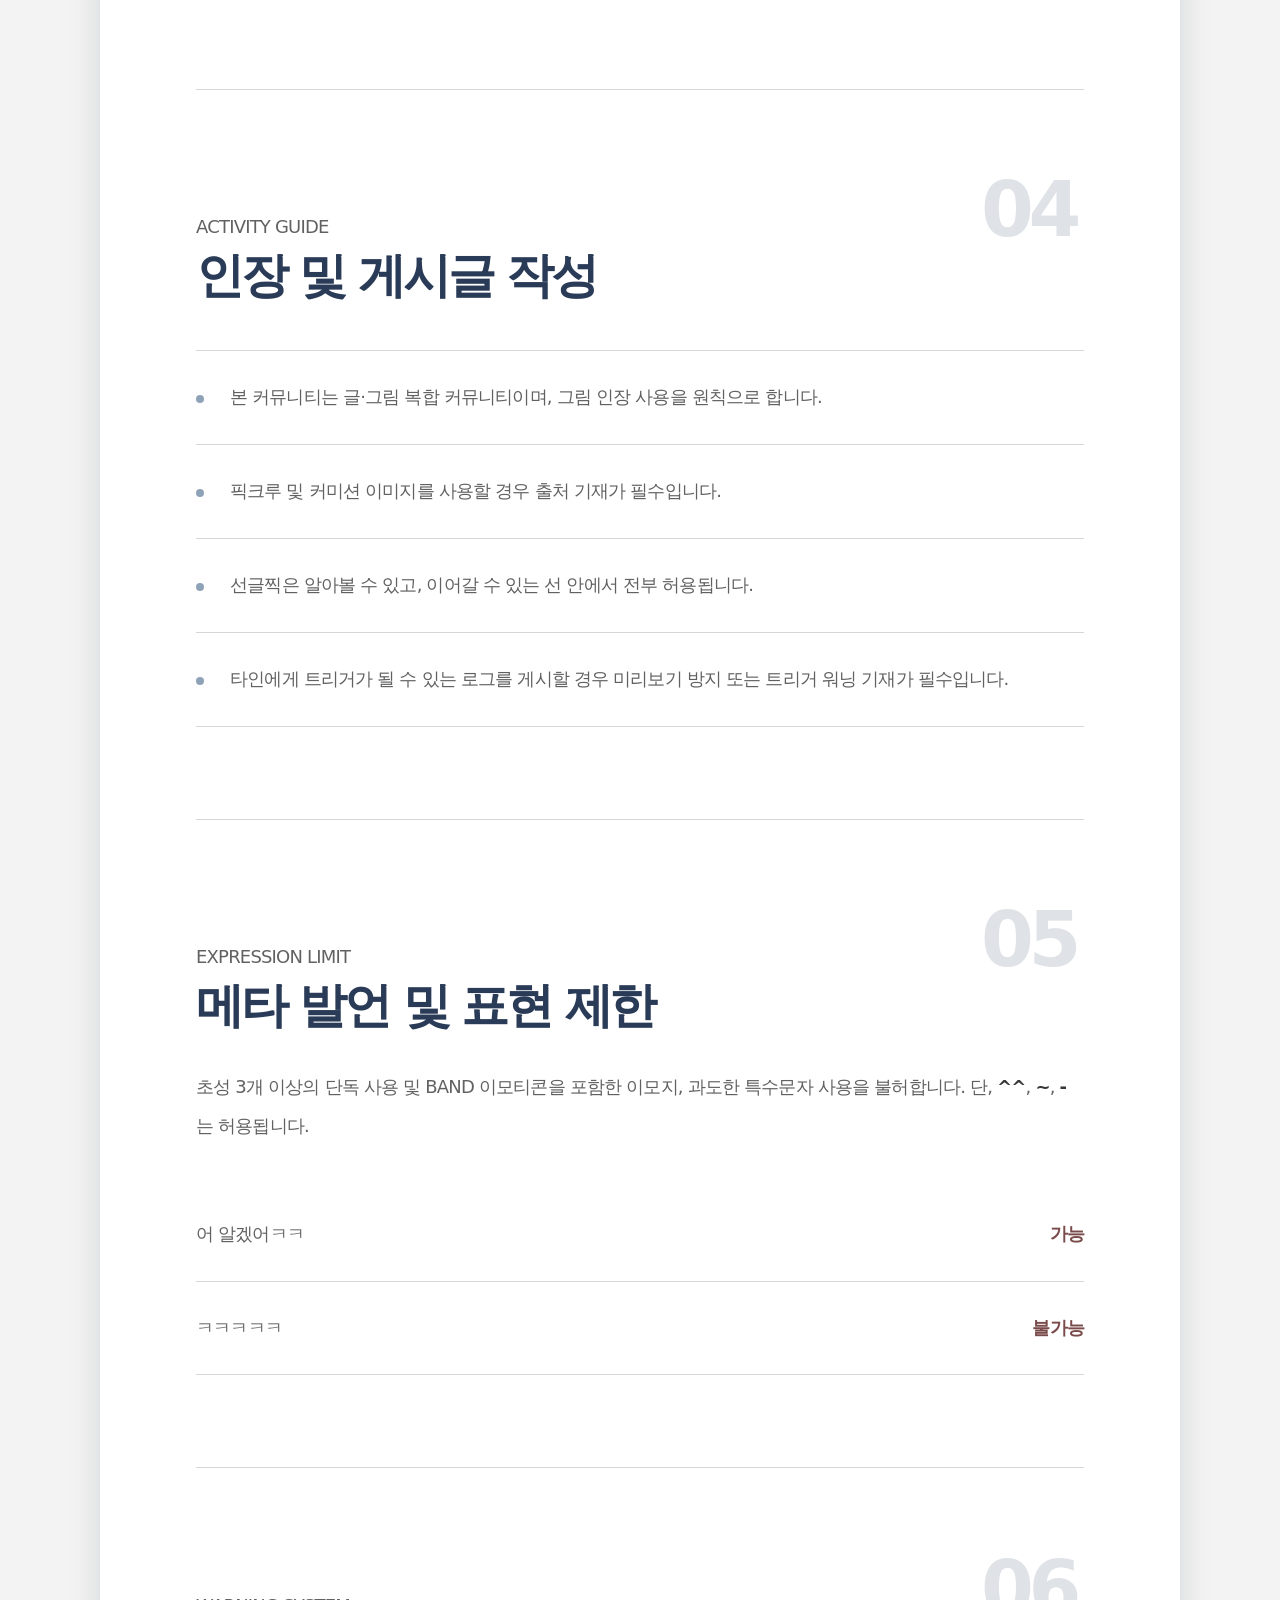
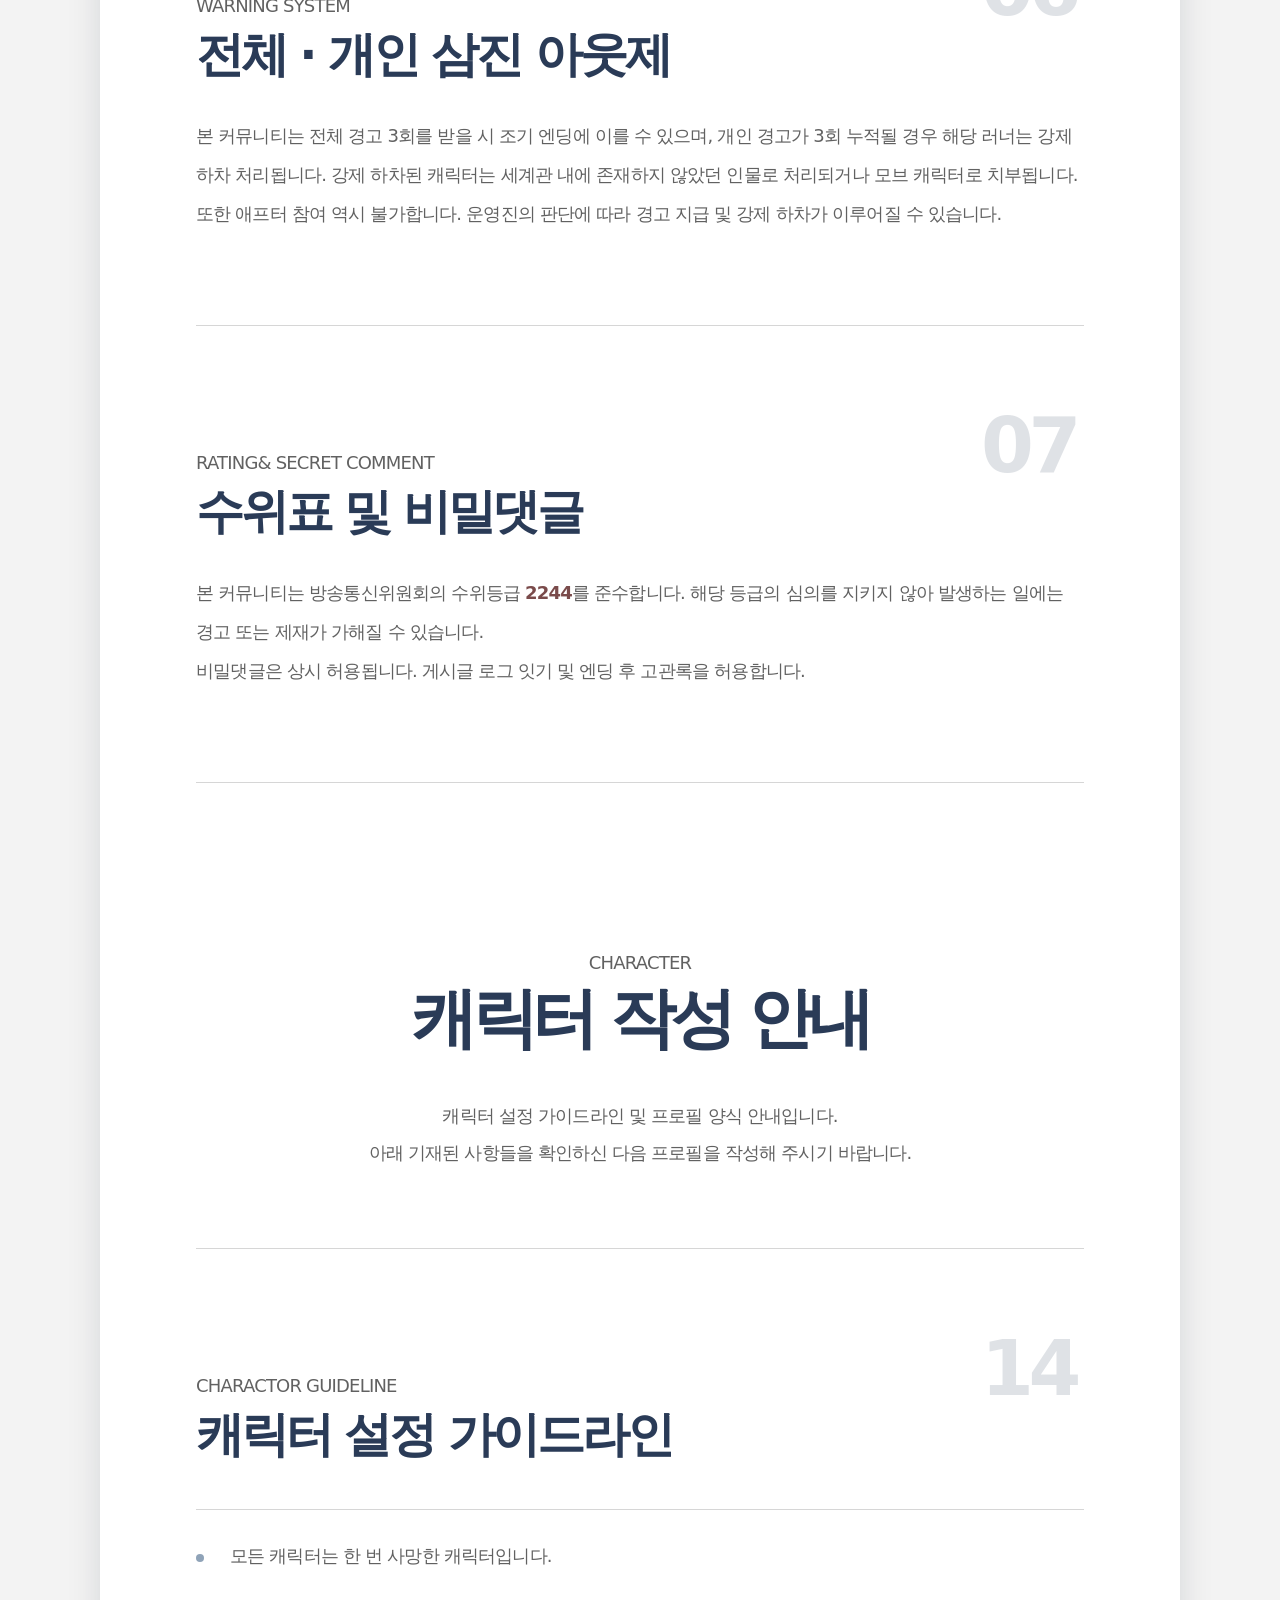
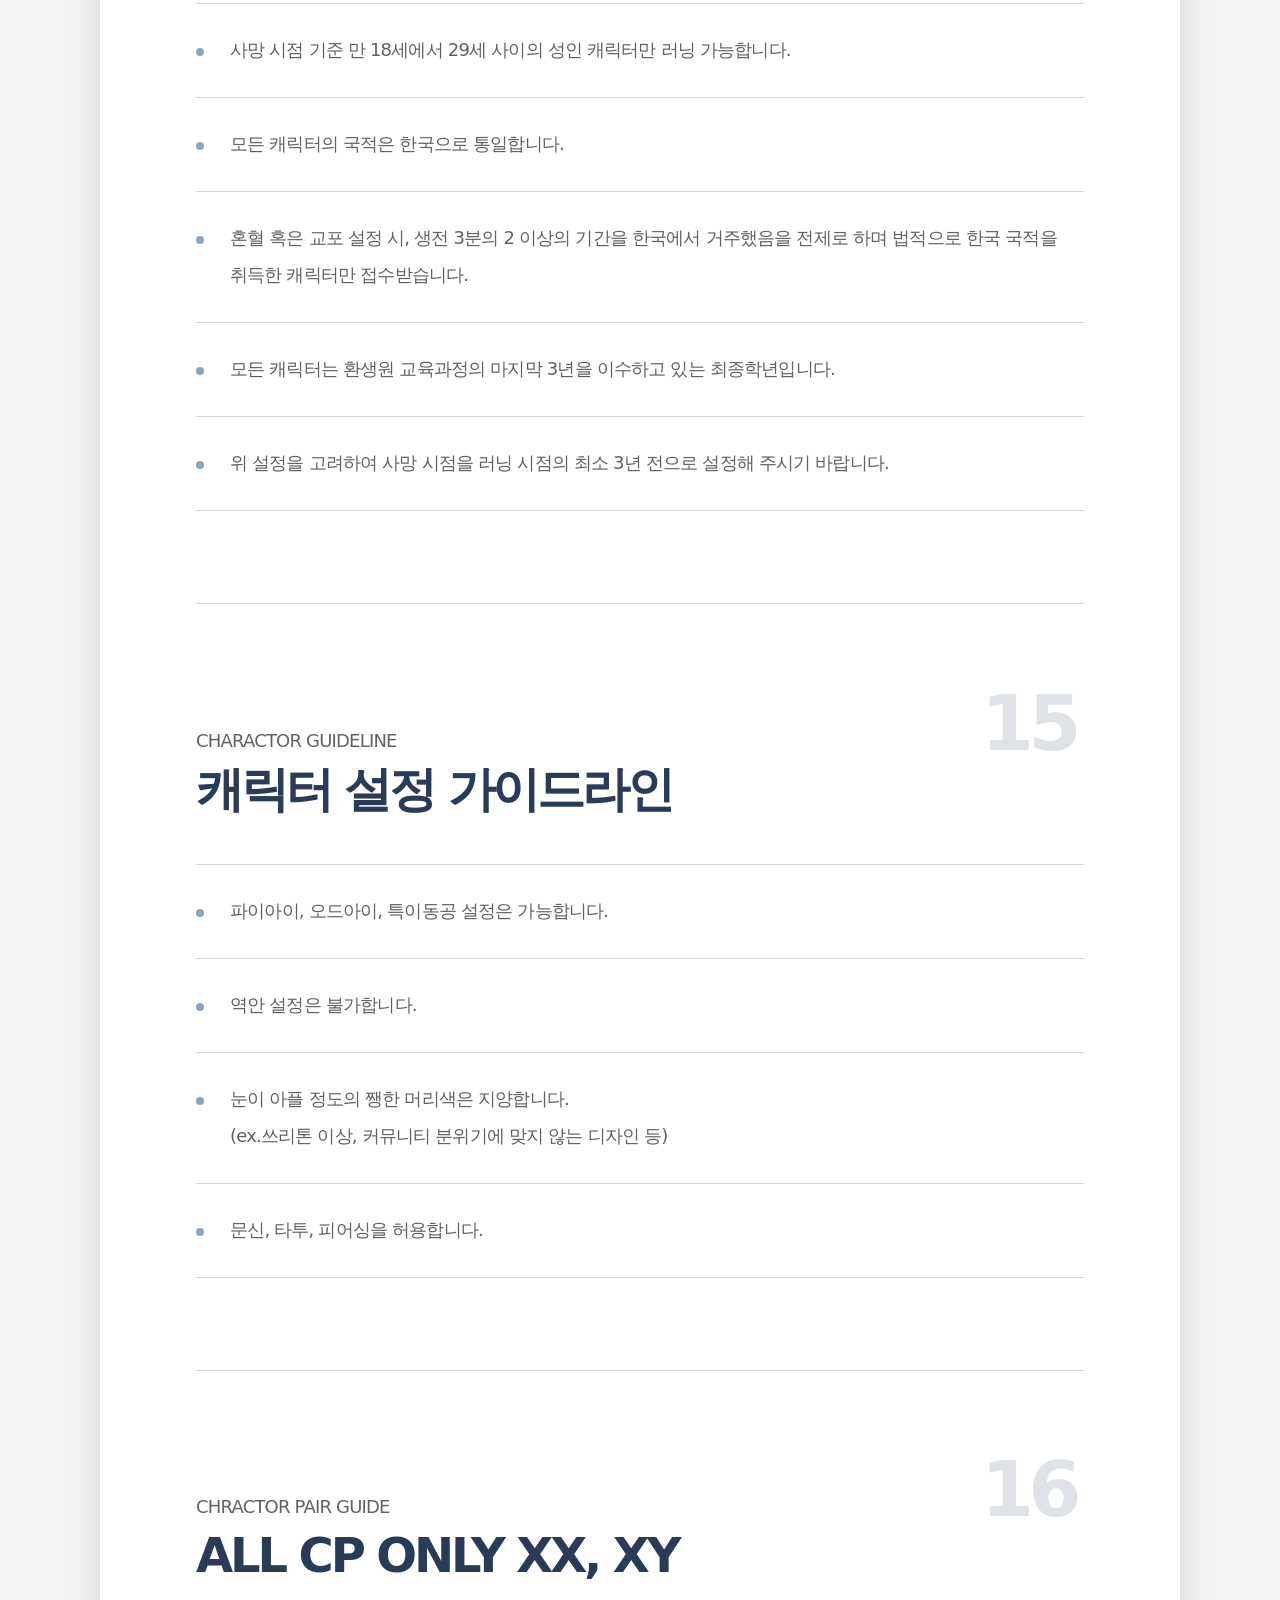
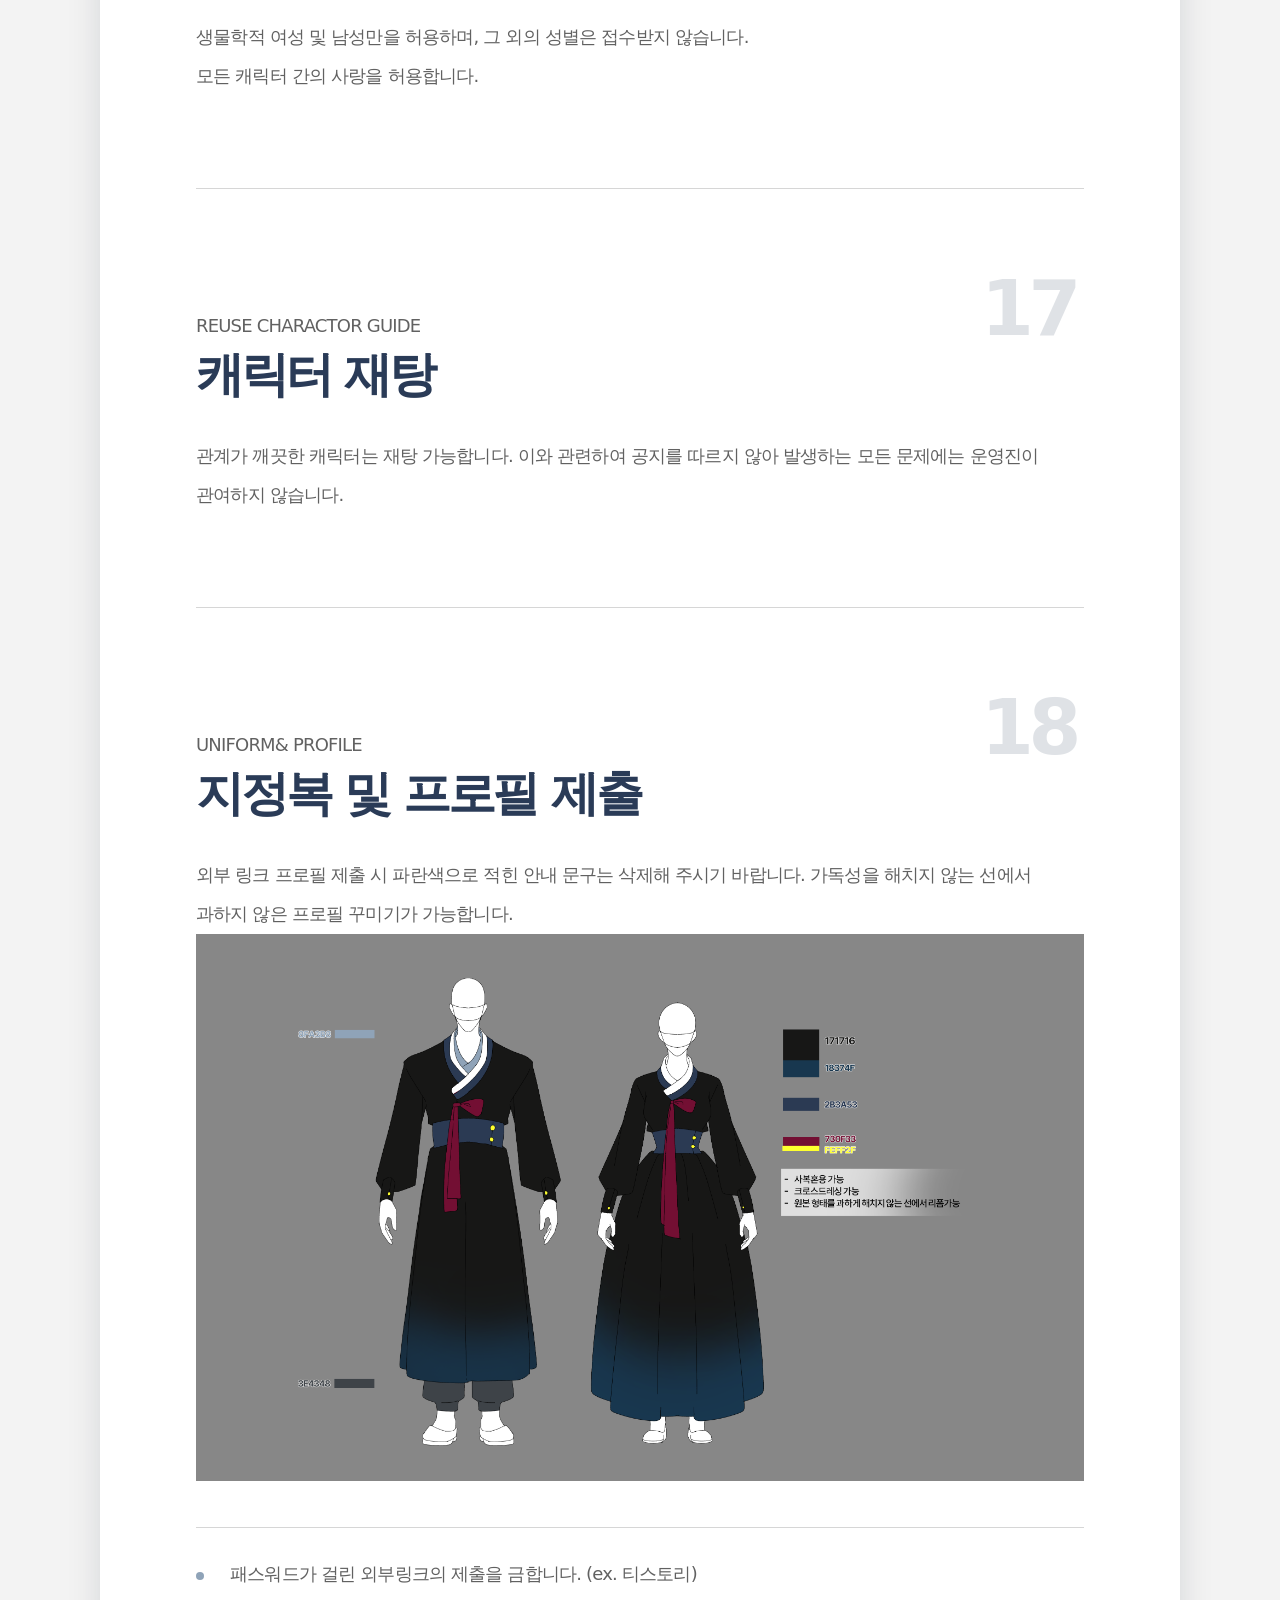
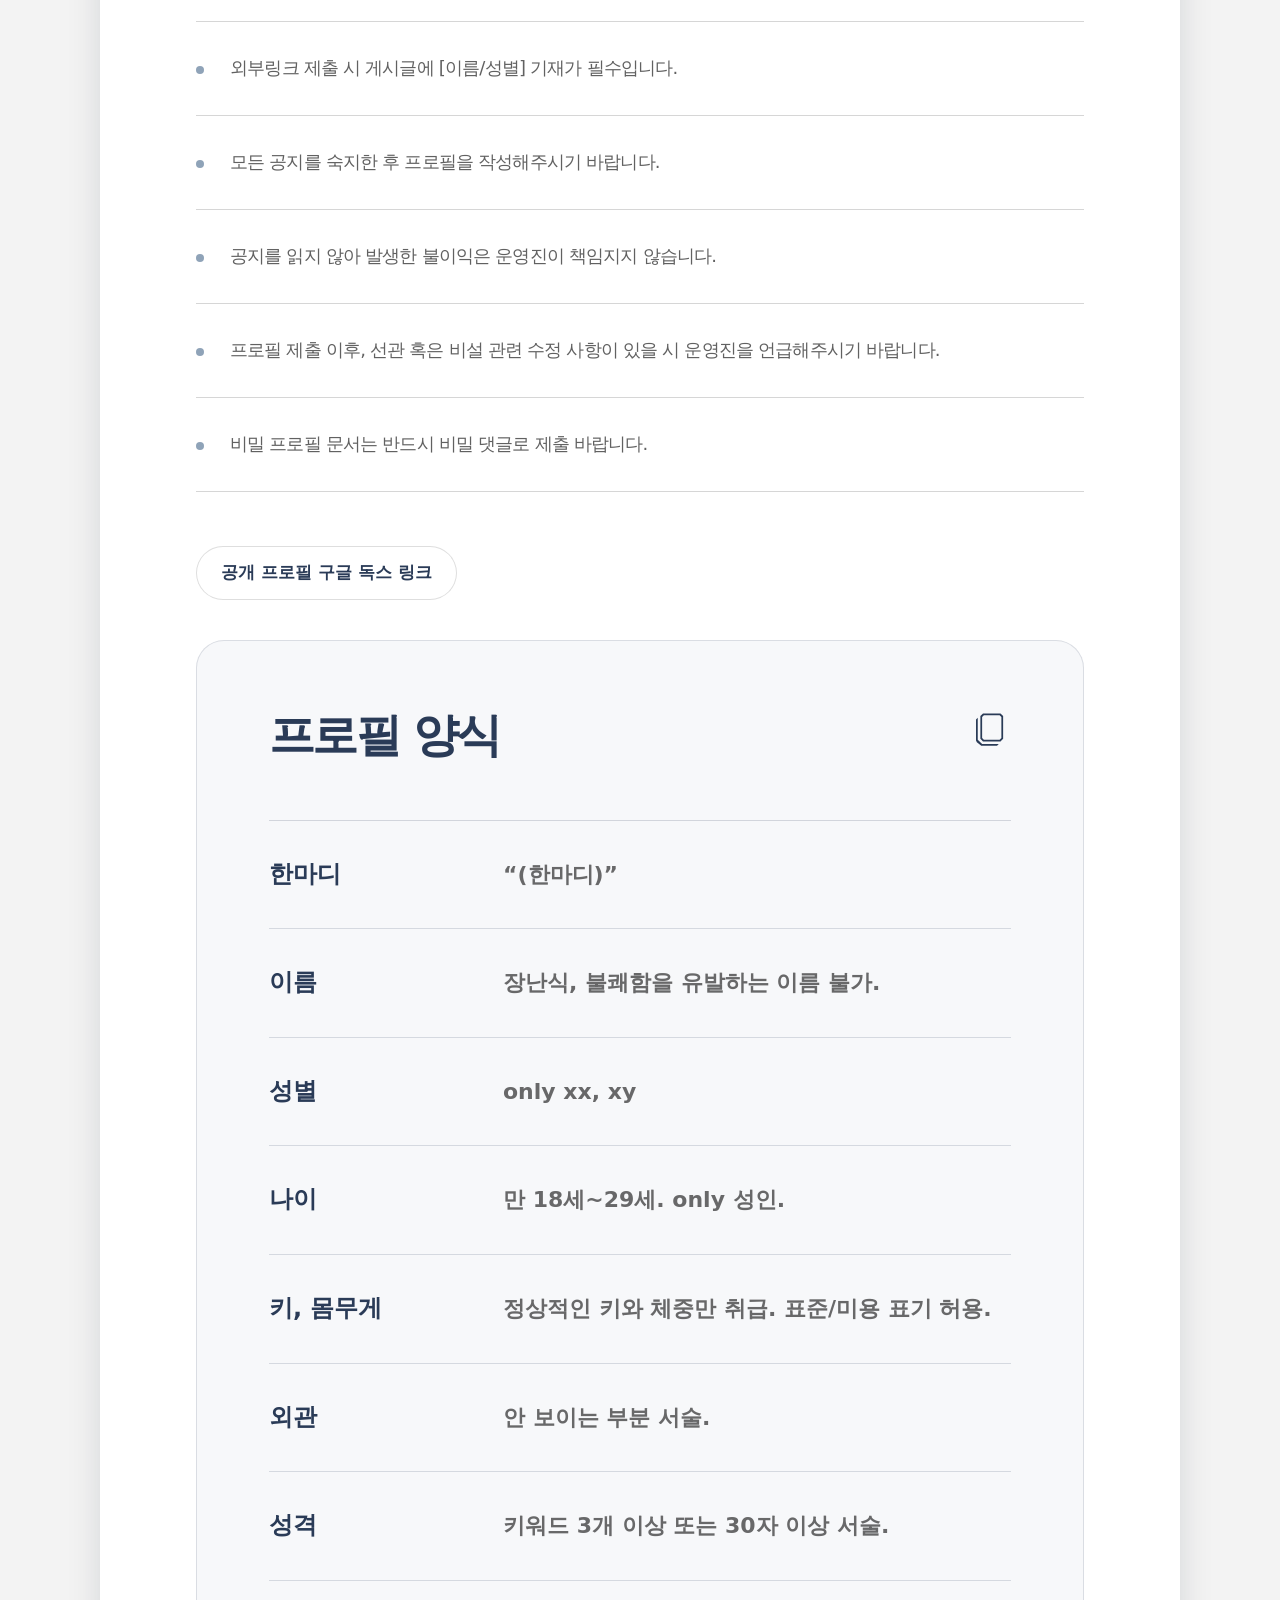
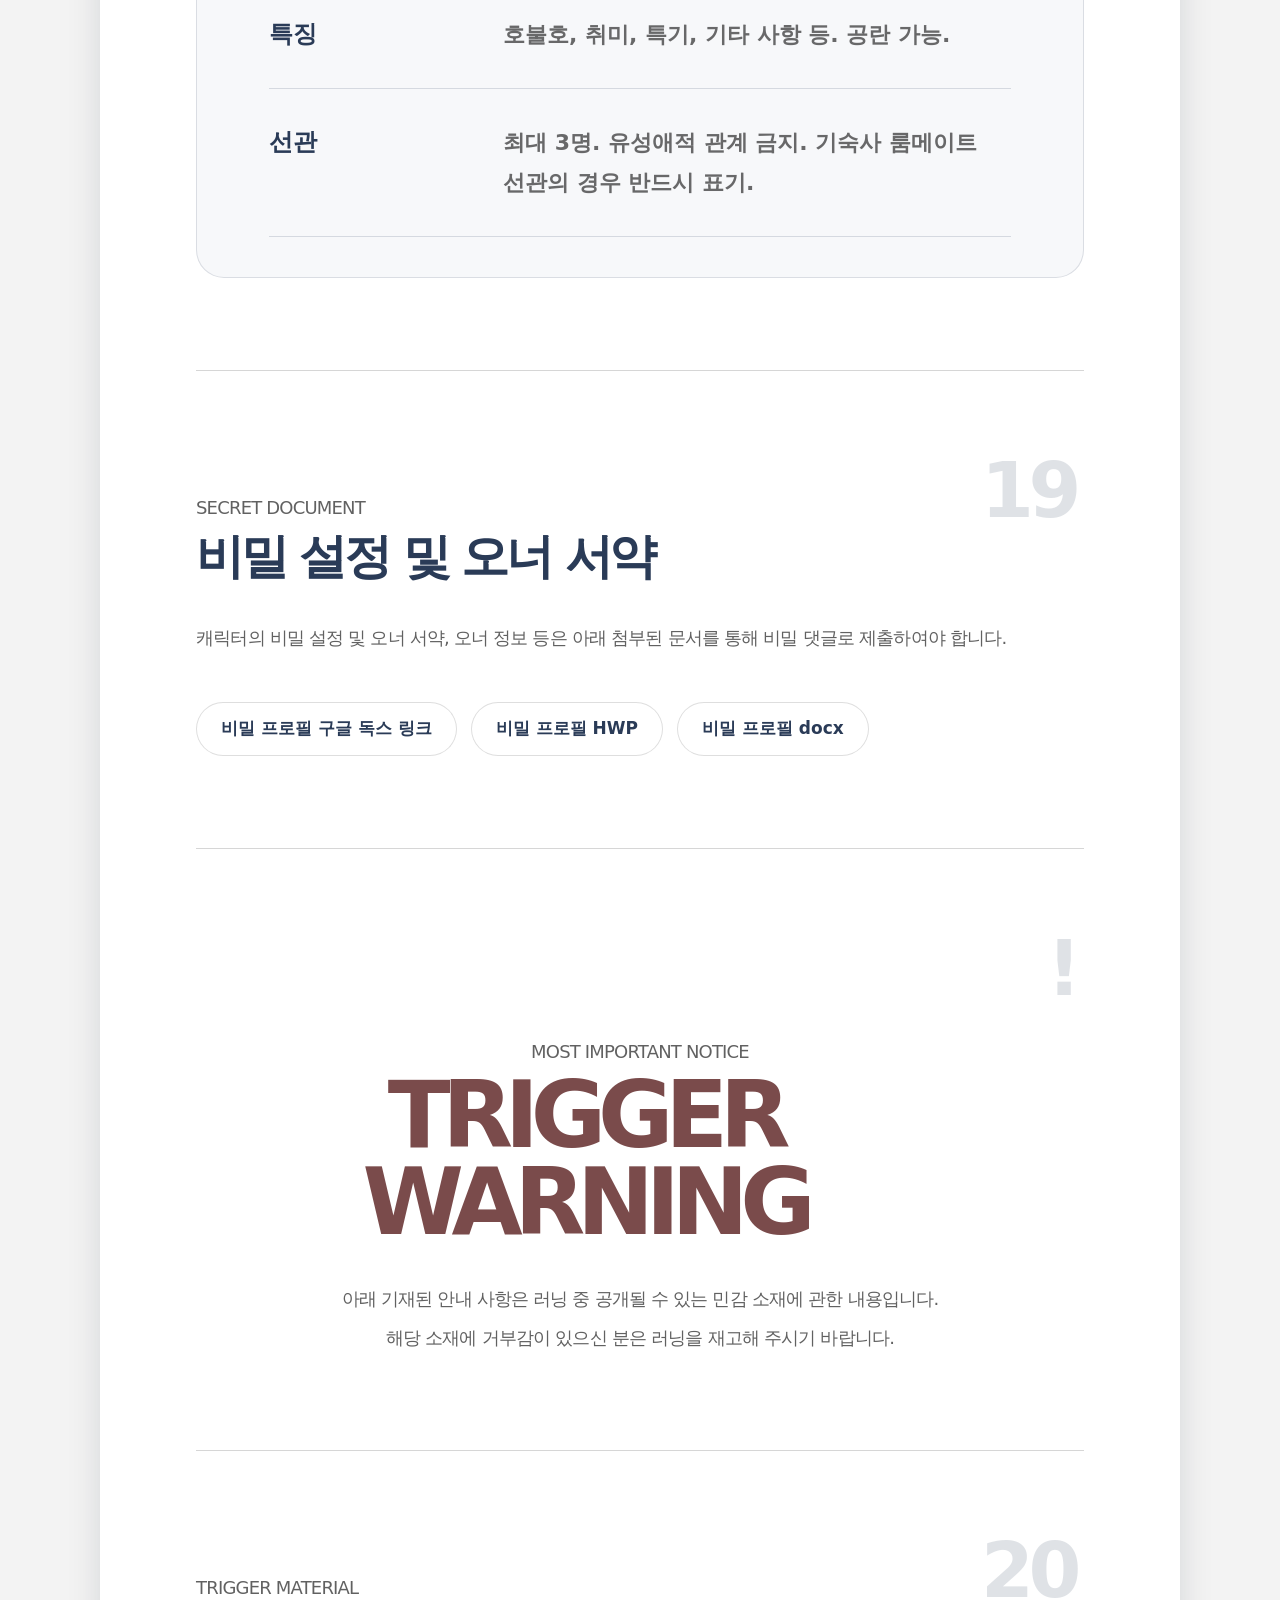
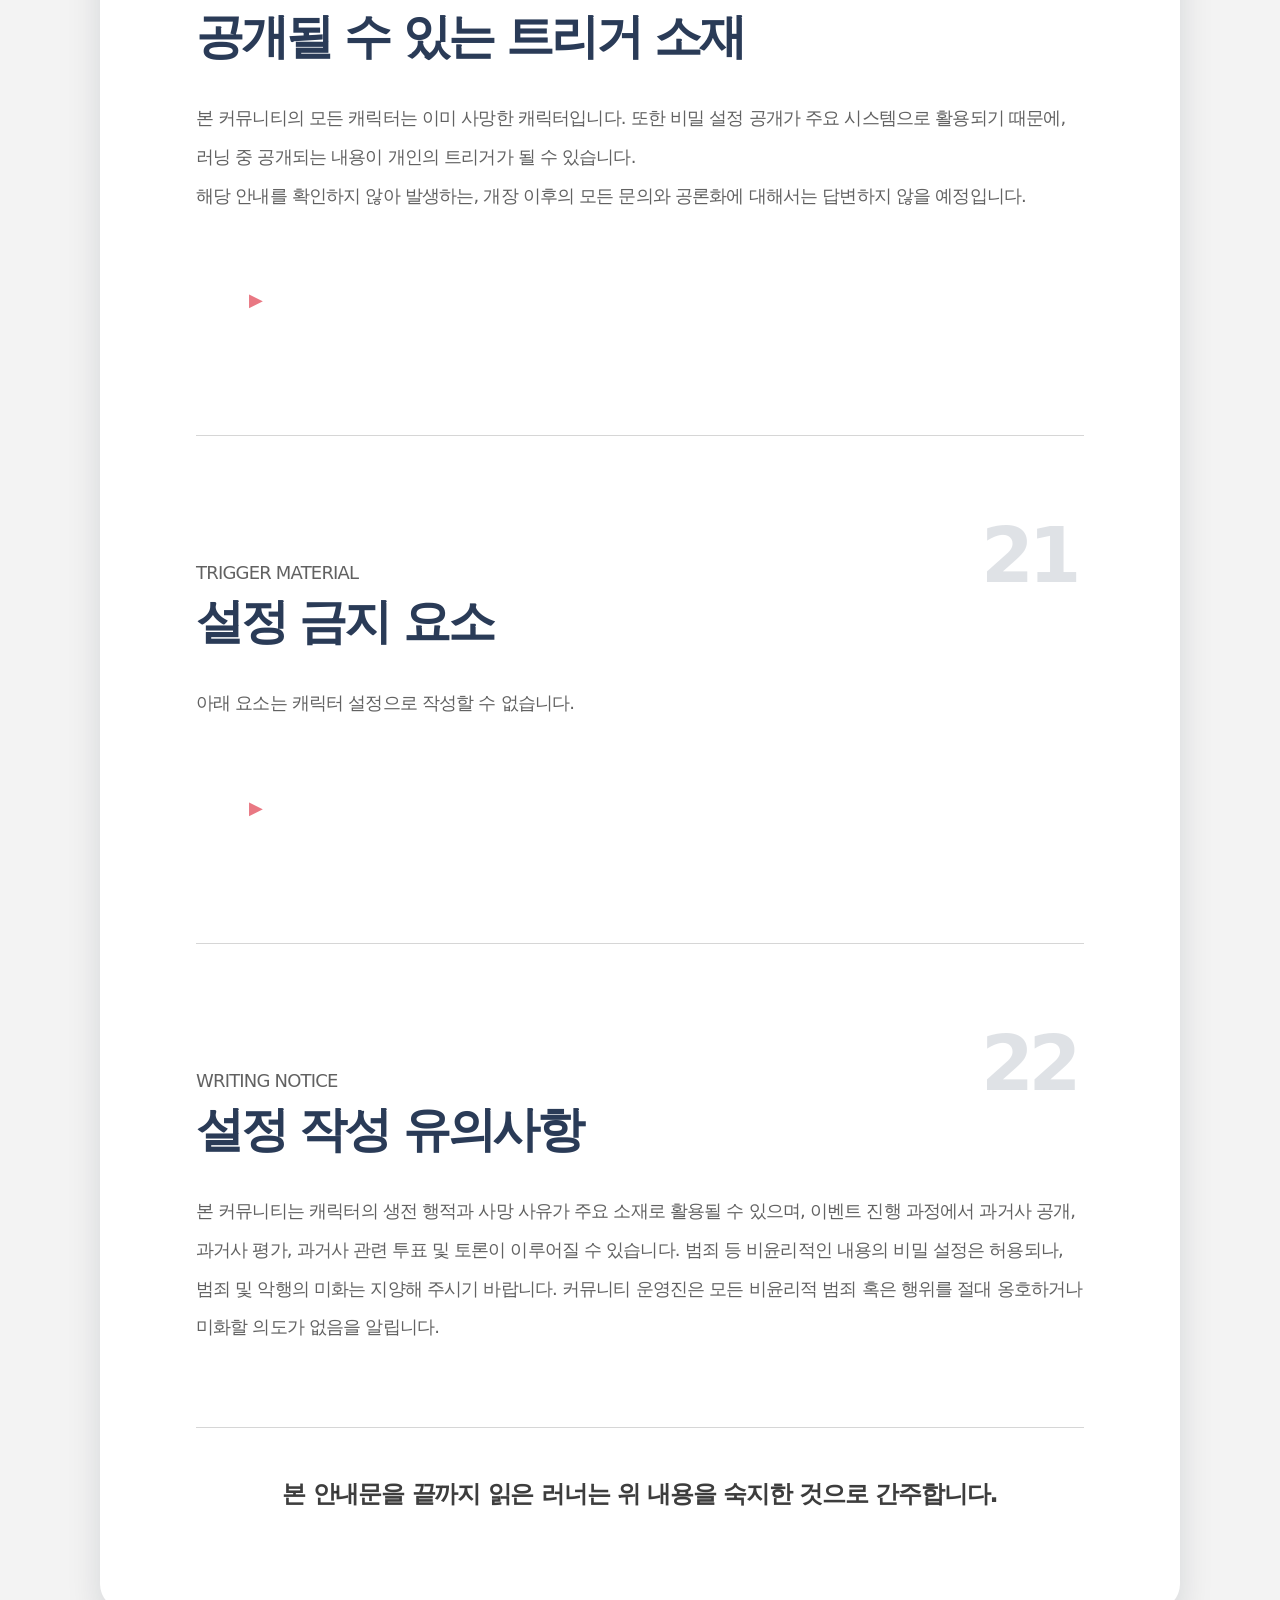
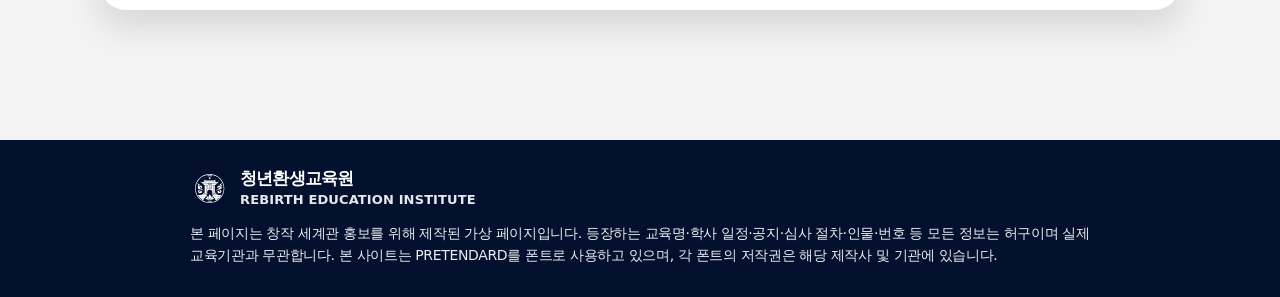
<file: index1.html>
<!doctype html>
<html lang="ko">
  <head>
    <meta charset="UTF-8" />
    <meta name="viewport" content="width=device-width, initial-scale=1.0" />
    <title>COMMUNITY | 청년환생교육원</title>

    <!-- CSS 연결 -->
    <link rel="stylesheet" href="styles2.css" />

    <!-- JS 연결 -->
    <script src="script2.js" defer></script>
  </head>

  <body>
    <!-- 배경 효과: 다크모드 전환 시 뒤에 깔리는 어두운 오버레이 -->
    <div class="dark-overlay" aria-hidden="true"></div>

    <!-- 스크롤 진행 바 -->
    <div class="scroll-progress" aria-hidden="true">
      <span></span>
    </div>

    <!-- 상단 헤더: 로고와 메뉴 -->
    <header class="site-header">
      <div class="header-inner">
        <a class="brand-link" href="index.html">
          <img
            src="img/환생원 자료 모음/로고.png"
            alt="청년환생교육원 로고"
            class="brand-logo"
          />
          <span>청년환생교육원</span>
        </a>

        <nav class="main-nav" aria-label="주요 메뉴">
          <a href="index.html">소개</a>
          <a class="is-active" href="index1.html">커뮤니티</a>
          <a href="index3.html">시스템</a>
        </nav>

        <button
          class="mobile-menu-button"
          type="button"
          aria-label="모바일 메뉴 열기"
          aria-controls="mobileMenu"
          aria-expanded="false"
          data-mobile-menu-open
        >
          <span></span>
          <span></span>
          <span></span>
        </button>
      </div>
    </header>

    <!-- 모바일 전용 메뉴 -->
    <aside
      class="mobile-menu"
      id="mobileMenu"
      aria-hidden="true"
      data-mobile-menu
    >
      <button
        class="mobile-menu__dim"
        type="button"
        aria-label="모바일 메뉴 닫기"
        data-mobile-menu-close
      ></button>

      <nav class="mobile-menu__panel" aria-label="모바일 카테고리">
        <div class="mobile-menu__head">
          <p>MENU</p>

          <button
            class="mobile-menu__close"
            type="button"
            aria-label="모바일 메뉴 닫기"
            data-mobile-menu-close
          >
            ×
          </button>
        </div>

        <a href="index.html">소개</a>
        <a class="is-active" href="index1.html">커뮤니티</a>
        <a href="index3.html">시스템</a>
      </nav>
    </aside>

    <!-- 메인 콘텐츠 시작 -->
    <main id="top">
      <!-- 첫 화면: 커뮤니티 안내 소개 -->
      <section class="intro-hero" id="intro">
        <div class="intro-content reveal">
          <p class="intro-label">COMMUNITY ADMISSION OFFICE</p>
          <h1>COMMUNITY</h1>
          <p class="intro-text">
            본 페이지는 청년환생교육원 입학을 희망하는 예비 러너를 위한 사전
            안내문입니다.<br />
            러닝 전 아래 규정을 반드시 숙지하여야 합니다.
          </p>
        </div>
      </section>

      <!-- 안내문 카드 전체 -->
      <article class="content-card">
        <!-- 문서 제목 영역 -->
        <header class="card-header reveal" id="overview">
          <p class="text-label">청년환생교육원</p>
          <h2>입학 전 확인사항</h2>
          <p>
            아래 기재된 내용은 커뮤니티 러닝 전 필수로 숙지하여야 하는
            내용입니다.
          </p>
        </header>

        <!-- 01. 커뮤니티 개요 -->
        <section class="notice-section reveal" data-no="01" id="community">
          <p class="text-label">COMMUNITY PROFILE</p>
          <h3>커뮤니티 개요</h3>
          <p>
            본 커뮤니티는 비설털이제를 차용하며, 캐릭터의 생전 행적과 사망
            사유가 러닝 중 주요하게 다루어질 수 있습니다.
          </p>

          <dl class="info-list">
            <div class="info-row">
              <dt>플랫폼</dt>
              <dd>BAND</dd>
            </div>

            <div class="info-row">
              <dt>장르</dt>
              <dd>저승 배경 일상 피폐</dd>
            </div>

            <div class="info-row">
              <dt>러닝</dt>
              <dd>2007년생 이상 · 여오너 ONLY</dd>
            </div>

            <div class="info-row">
              <dt>시스템</dt>
              <dd>비설털이제 · 특이 시스템제 · 포인트제</dd>
            </div>

            <div class="info-row">
              <dt>계정</dt>
              <dd>@YREdu_afterlife</dd>
            </div>

            <div class="info-row">
              <dt>분위기</dt>
              <dd>과도하게 가벼운 분위기 지양</dd>
            </div>
          </dl>

          <p>
            과도하게 가벼운 분위기 지양<br />
            단순 블락을 포함하여, 운영진과의 불화가 있을 경우 러닝이 불가합니다.
          </p>
        </section>

        <!-- 02. 모집 인원 -->
        <section class="notice-section reveal" data-no="02">
          <p class="text-label">RECRUITMENT</p>
          <h3>모집 인원 및 프로필 접수</h3>
          <p>
            본 커뮤니티의 최소 인원은 MPC를 제외하고 <strong>30명</strong>, 최대
            <strong>60명</strong>까지 접수받습니다.<br />
            가개장 기간 동안 선착순 프로필 접수제를 차용합니다.
          </p>
        </section>

        <!-- 03. 시간 및 날씨 -->
        <section class="notice-section reveal" data-no="03">
          <p class="text-label">TIME &amp; WEATHER</p>
          <h3>리얼타임제 · 지정웨더제</h3>
          <p>
            본 커뮤니티는 고유의 시간 및 날씨 설정을 지니고 있습니다.
            기본적으로는 현실과 같은 시간의 흐름을 따르며, 매일 오전 당일의
            날씨를 공지합니다.
            <br />
            <br />
            <strong>자세한 내용은 세계관 위키에서 확인하실 수 있습니다.</strong>
          </p>
          <div class="button-list">
            <a
              class="link-button"
              href="https://rebirthwikipage.vercel.app/"
              target="_blank"
              rel="noopener noreferrer"
              >세계관 위키 바로가기
            </a>
          </div>
        </section>

        <!-- 04. 활동 가이드 -->
        <section class="notice-section reveal" data-no="04">
          <p class="text-label">ACTIVITY GUIDE</p>
          <h3>인장 및 게시글 작성</h3>
          <ul class="text-list">
            <li>
              본 커뮤니티는 글·그림 복합 커뮤니티이며, 그림 인장 사용을 원칙으로
              합니다.
            </li>
            <li>
              픽크루 및 커미션 이미지를 사용할 경우 출처 기재가 필수입니다.
            </li>
            <li>
              선글찍은 알아볼 수 있고, 이어갈 수 있는 선 안에서 전부 허용됩니다.
            </li>
            <li>
              타인에게 트리거가 될 수 있는 로그를 게시할 경우 미리보기 방지 또는
              트리거 워닝 기재가 필수입니다.
            </li>
          </ul>
        </section>

        <!-- 05. 표현 제한 -->
        <section class="notice-section reveal" data-no="05">
          <p class="text-label">EXPRESSION LIMIT</p>
          <h3>메타 발언 및 표현 제한</h3>
          <p>
            초성 3개 이상의 단독 사용 및 BAND 이모티콘을 포함한 이모지, 과도한
            특수문자 사용을 불허합니다. 단, <strong>^^</strong>,
            <strong>~</strong>, <strong>-</strong> 는 허용됩니다.
          </p>

          <ul class="example-list">
            <li>
              <span>어 알겠어ㅋㅋ</span>
              <b>가능</b>
            </li>
            <li>
              <span>ㅋㅋㅋㅋㅋ</span>
              <b>불가능</b>
            </li>
          </ul>
        </section>

        <!-- 06. 경고 시스템 -->
        <section class="notice-section reveal" data-no="06">
          <p class="text-label">WARNING SYSTEM</p>
          <h3>전체 · 개인 삼진 아웃제</h3>
          <p>
            본 커뮤니티는 전체 경고 3회를 받을 시 조기 엔딩에 이를 수 있으며,
            개인 경고가 3회 누적될 경우 해당 러너는 강제 하차 처리됩니다. 강제
            하차된 캐릭터는 세계관 내에 존재하지 않았던 인물로 처리되거나 모브
            캐릭터로 치부됩니다. 또한 애프터 참여 역시 불가합니다. 운영진의
            판단에 따라 경고 지급 및 강제 하차가 이루어질 수 있습니다.
          </p>
        </section>

        <!-- 07. 수위표 -->
        <section class="notice-section reveal" data-no="07">
          <p class="text-label">RATING&amp; SECRET COMMENT</p>
          <h3>수위표 및 비밀댓글</h3>
          <p>
            본 커뮤니티는 방송통신위원회의 수위등급
            <span class="accent">2244</span>를 준수합니다. 해당 등급의 심의를
            지키지 않아 발생하는 일에는 경고 또는 제재가 가해질 수 있습니다.<br />
            비밀댓글은 상시 허용됩니다. 게시글 로그 잇기 및 엔딩 후 고관록을
            허용합니다.
          </p>
        </section>

        <!-- 캐릭터 챕터 제목 -->
        <header class="chapter-header reveal" id="character">
          <p class="text-label">CHARACTER</p>
          <h2>캐릭터 작성 안내</h2>
          <p>
            캐릭터 설정 가이드라인 및 프로필 양식 안내입니다.<br />
            아래 기재된 사항들을 확인하신 다음 프로필을 작성해 주시기 바랍니다.
          </p>
        </header>
        <!-- 14. 캐릭터 기본 설정 -->
        <section class="notice-section reveal" data-no="14">
          <p class="text-label">CHARACTOR GUIDELINE</p>
          <h3>캐릭터 설정 가이드라인</h3>
          <ul class="text-list">
            <li>모든 캐릭터는 한 번 사망한 캐릭터입니다.</li>
            <li>
              사망 시점 기준 만 18세에서 29세 사이의 성인 캐릭터만 러닝
              가능합니다.
            </li>
            <li>모든 캐릭터의 국적은 한국으로 통일합니다.</li>
            <li>
              혼혈 혹은 교포 설정 시, 생전 3분의 2 이상의 기간을 한국에서
              거주했음을 전제로 하며 법적으로 한국 국적을 취득한 캐릭터만
              접수받습니다.
            </li>
            <li>
              모든 캐릭터는 환생원 교육과정의 마지막 3년을 이수하고 있는
              최종학년입니다.
            </li>
            <li>
              위 설정을 고려하여 사망 시점을 러닝 시점의 최소 3년 전으로 설정해
              주시기 바랍니다.
            </li>
          </ul>
        </section>

        <!-- 15. 캐릭터 외관 설정 -->
        <section class="notice-section reveal" data-no="15">
          <p class="text-label">CHARACTOR GUIDELINE</p>
          <h3>캐릭터 설정 가이드라인</h3>
          <ul class="text-list">
            <li>파이아이, 오드아이, 특이동공 설정은 가능합니다.</li>
            <li>역안 설정은 불가합니다.</li>
            <li>
              눈이 아플 정도의 쨍한 머리색은 지양합니다.<br />(ex.쓰리톤 이상,
              커뮤니티 분위기에 맞지 않는 디자인 등)
            </li>
            <li>문신, 타투, 피어싱을 허용합니다.</li>
          </ul>
        </section>

        <!-- 16. 캐릭터 관계 기준 -->
        <section class="notice-section reveal" data-no="16">
          <p class="text-label">CHRACTOR PAIR GUIDE</p>
          <h3>ALL CP ONLY XX, XY</h3>
          <p>
            생물학적 여성 및 남성만을 허용하며, 그 외의 성별은 접수받지
            않습니다.<br />
            모든 캐릭터 간의 사랑을 허용합니다.
          </p>
        </section>

        <!-- 17. 캐릭터 재탕 -->
        <section class="notice-section reveal" data-no="17">
          <p class="text-label">REUSE CHARACTOR GUIDE</p>
          <h3>캐릭터 재탕</h3>
          <p>
            관계가 깨끗한 캐릭터는 재탕 가능합니다. 이와 관련하여 공지를 따르지
            않아 발생하는 모든 문제에는 운영진이 관여하지 않습니다.
          </p>
        </section>

        <!-- 18. 프로필 제출 -->
        <section class="notice-section reveal" data-no="18">
          <p class="text-label">UNIFORM&amp; PROFILE</p>
          <h3>지정복 및 프로필 제출</h3>
          <p>
            외부 링크 프로필 제출 시 파란색으로 적힌 안내 문구는 삭제해 주시기
            바랍니다. 가독성을 해치지 않는 선에서 과하지 않은 프로필 꾸미기가
            가능합니다.
          </p>
          <img alt="지정복" src="img\환생원 자료 모음\지정복.png" />
          <ul class="text-list">
            <li>패스워드가 걸린 외부링크의 제출을 금합니다. (ex. 티스토리)</li>
            <li>외부링크 제출 시 게시글에 [이름/성별] 기재가 필수입니다.</li>
            <li>모든 공지를 숙지한 후 프로필을 작성해주시기 바랍니다.</li>
            <li>
              공지를 읽지 않아 발생한 불이익은 운영진이 책임지지 않습니다.
            </li>
            <li>
              프로필 제출 이후, 선관 혹은 비설 관련 수정 사항이 있을 시 운영진을
              언급해주시기 바랍니다.
            </li>
            <li>비밀 프로필 문서는 반드시 비밀 댓글로 제출 바랍니다.</li>
          </ul>

          <!-- =======================================================
     PROFILE TEMPLATE: 프로필 양식
     ======================================================= -->
          <section class="profile-area">
            <div class="profile-link-area">
              <a
                class="link-button"
                href="https://docs.google.com/document/d/1cFD_CWrmO6_B1aEL9unqyASZnwdk2zMCy4dq3liwV6I/edit?tab=t.0"
                target="_blank"
                rel="noopener noreferrer"
              >
                공개 프로필 구글 독스 링크
              </a>
            </div>

            <article class="profile-template">
              <header class="profile-template__head">
                <h2>프로필 양식</h2>

                <div class="profile-template__action">
                  <button
                    class="profile-template__copy"
                    type="button"
                    aria-label="프로필 양식 복사"
                  >
                    <img
                      src="img\환생원 자료 모음\icon_2A3B57.svg"
                      alt="프로필 양식 복사 아이콘"
                    />
                  </button>
                </div>
              </header>

              <div class="profile-template__table">
                <div class="profile-template__row">
                  <strong>한마디</strong>
                  <span>“(한마디)”</span>
                </div>

                <div class="profile-template__row">
                  <strong>이름</strong>
                  <span>장난식, 불쾌함을 유발하는 이름 불가.</span>
                </div>

                <div class="profile-template__row">
                  <strong>성별</strong>
                  <span>only xx, xy</span>
                </div>

                <div class="profile-template__row">
                  <strong>나이</strong>
                  <span>만 18세~29세. only 성인.</span>
                </div>

                <div class="profile-template__row">
                  <strong>키, 몸무게</strong>
                  <span>정상적인 키와 체중만 취급. 표준/미용 표기 허용.</span>
                </div>

                <div class="profile-template__row">
                  <strong>외관</strong>
                  <span>안 보이는 부분 서술.</span>
                </div>

                <div class="profile-template__row">
                  <strong>성격</strong>
                  <span>키워드 3개 이상 또는 30자 이상 서술.</span>
                </div>

                <div class="profile-template__row">
                  <strong>특징</strong>
                  <span>호불호, 취미, 특기, 기타 사항 등. 공란 가능.</span>
                </div>

                <div class="profile-template__row">
                  <strong>선관</strong>
                  <span>
                    최대 3명. 유성애적 관계 금지. 기숙사 룸메이트 선관의 경우
                    반드시 표기.
                  </span>
                </div>
              </div>
            </article>
          </section>
        </section>

        <!-- 19. 비밀 문서 -->
        <section class="notice-section reveal" data-no="19">
          <p class="text-label">SECRET DOCUMENT</p>
          <h3>비밀 설정 및 오너 서약</h3>
          <p>
            캐릭터의 비밀 설정 및 오너 서약, 오너 정보 등은 아래 첨부된 문서를
            통해 비밀 댓글로 제출하여야 합니다.
          </p>

          <div class="button-list">
            <a
              class="link-button"
              target="_blank"
              rel="noopener noreferrer"
              href="https://docs.google.com/document/d/18-tE2NIBc7TgCpIII4oOBdynNlEYaG7W8QLBzrroWNs/edit?tab=t.ma4xkuw7uqk5#heading=h.oed3xjccf77o0"
              >비밀 프로필 구글 독스 링크
            </a>
            <a
              class="link-button"
              href="img\환생원 자료 모음\환생원 비밀프로필_생전기록열람조서.hwp"
              download
            >
              비밀 프로필 HWP
            </a>

            <a
              class="link-button"
              href="img\환생원 자료 모음\환생원 비밀프로필_생전기록열람조서.docx"
              download
            >
              비밀 프로필 docx
            </a>
          </div>
        </section>

        <!-- 트리거 워닝 시작: 여기부터 다크모드 전환 -->
        <section
          class="notice-section reveal warning-start warning-header"
          data-no="!"
          id="warning"
        >
          <p class="text-label">MOST IMPORTANT NOTICE</p>
          <h3>TRIGGER WARNING</h3>
          <p>
            아래 기재된 안내 사항은 러닝 중 공개될 수 있는 민감 소재에 관한
            내용입니다. <br />
            해당 소재에 거부감이 있으신 분은 러닝을 재고해 주시기 바랍니다.
          </p>
        </section>

        <!-- =======================================================
     TRIGGER: 트리거 소재 목록 열람
     ======================================================= -->
        <section class="notice-section reveal" data-no="20">
          <p class="text-label">TRIGGER MATERIAL</p>
          <h3>공개될 수 있는 트리거 소재</h3>

          <p>
            본 커뮤니티의 모든 캐릭터는 이미 사망한 캐릭터입니다. 또한 비밀 설정
            공개가 주요 시스템으로 활용되기 때문에, 러닝 중 공개되는 내용이
            개인의 트리거가 될 수 있습니다.<br />
            해당 안내를 확인하지 않아 발생하는, 개장 이후의 모든 문의와 공론화에
            대해서는 답변하지 않을 예정입니다.
          </p>

          <details class="toggle-box">
            <summary>트리거 소재 목록 열람</summary>

            <div class="toggle-content">
              사망, 자살, 자해, 사고사, 재난, 폭력, 상해, 학교폭력, 가정폭력,
              아동학대, 방임, 범죄, 범죄 피해, 차별, 혐오 표현, 욕설, 비속어,
              정신적 학대, 따돌림, 사회적 고립, 트라우마, PTSD 유발 소재, 음주,
              약물, 납치, 감금, 협박 등 윤리적 논란이 발생할 수 있는 소재
            </div>
          </details>
        </section>

        <!-- 21. 설정 금지 요소 -->
        <section class="notice-section reveal" data-no="21">
          <p class="text-label">TRIGGER MATERIAL</p>
          <h3>설정 금지 요소</h3>
          <p>아래 요소는 캐릭터 설정으로 작성할 수 없습니다.</p>

          <details class="toggle-box">
            <summary>설정 금지 소재 열람</summary>

            <div class="toggle-content">
              성폭력 가해, 아동 대상 성범죄, 근친상간, 수간, 식인, 고문, 신체
              훼손 및 고어 중심 설정, 실존 범죄 및 실존 범죄자 기반 설정, 특정
              집단에 대한 혐오 목적의 설정, 테러 및 극단주의 미화, 연쇄살인
              미화, 과도한 성(性)적 설정
            </div>
          </details>
        </section>

        <!-- 22. 설정 작성 유의사항 -->
        <section class="notice-section reveal" data-no="22">
          <p class="text-label">WRITING NOTICE</p>
          <h3>설정 작성 유의사항</h3>
          <p>
            본 커뮤니티는 캐릭터의 생전 행적과 사망 사유가 주요 소재로 활용될 수
            있으며, 이벤트 진행 과정에서 과거사 공개, 과거사 평가, 과거사 관련
            투표 및 토론이 이루어질 수 있습니다. 범죄 등 비윤리적인 내용의 비밀
            설정은 허용되나, 범죄 및 악행의 미화는 지양해 주시기 바랍니다.
            커뮤니티 운영진은 모든 비윤리적 범죄 혹은 행위를 절대 옹호하거나
            미화할 의도가 없음을 알립니다.
          </p>

          <div class="closing-message">
            본 안내문을 끝까지 읽은 러너는 위 내용을 숙지한 것으로 간주합니다.
          </div>
        </section>
      </article>
    </main>

    <!-- =========================================================
   FOOTER: 안내 문구와 저작권성 고지
   ========================================================= -->
    <footer class="footer">
      <div class="footer__layout">
        <section class="footer__top">
          <figure class="footer__mark">
            <img
              src="img\환생원 자료 모음\로고.svg"
              alt="청년환생교육원 푸터 로고"
            />
          </figure>

          <section class="footer__brand-text">
            <strong>청년환생교육원</strong>
            <span>REBIRTH EDUCATION INSTITUTE</span>
          </section>
        </section>

        <p class="footer__note">
          본 페이지는 창작 세계관 홍보를 위해 제작된 가상 페이지입니다. 등장하는
          교육명·학사 일정·공지·심사 절차·인물·번호 등 모든 정보는 허구이며 실제
          교육기관과 무관합니다. 본 사이트는 PRETENDARD를 폰트로 사용하고
          있으며, 각 폰트의 저작권은 해당 제작사 및 기관에 있습니다.
        </p>
      </div>
    </footer>
    <!-- 복사 기능용 숨김 textarea -->
    <textarea class="copy-helper" id="copy-buffer"></textarea>
  </body>
</html>
</file>
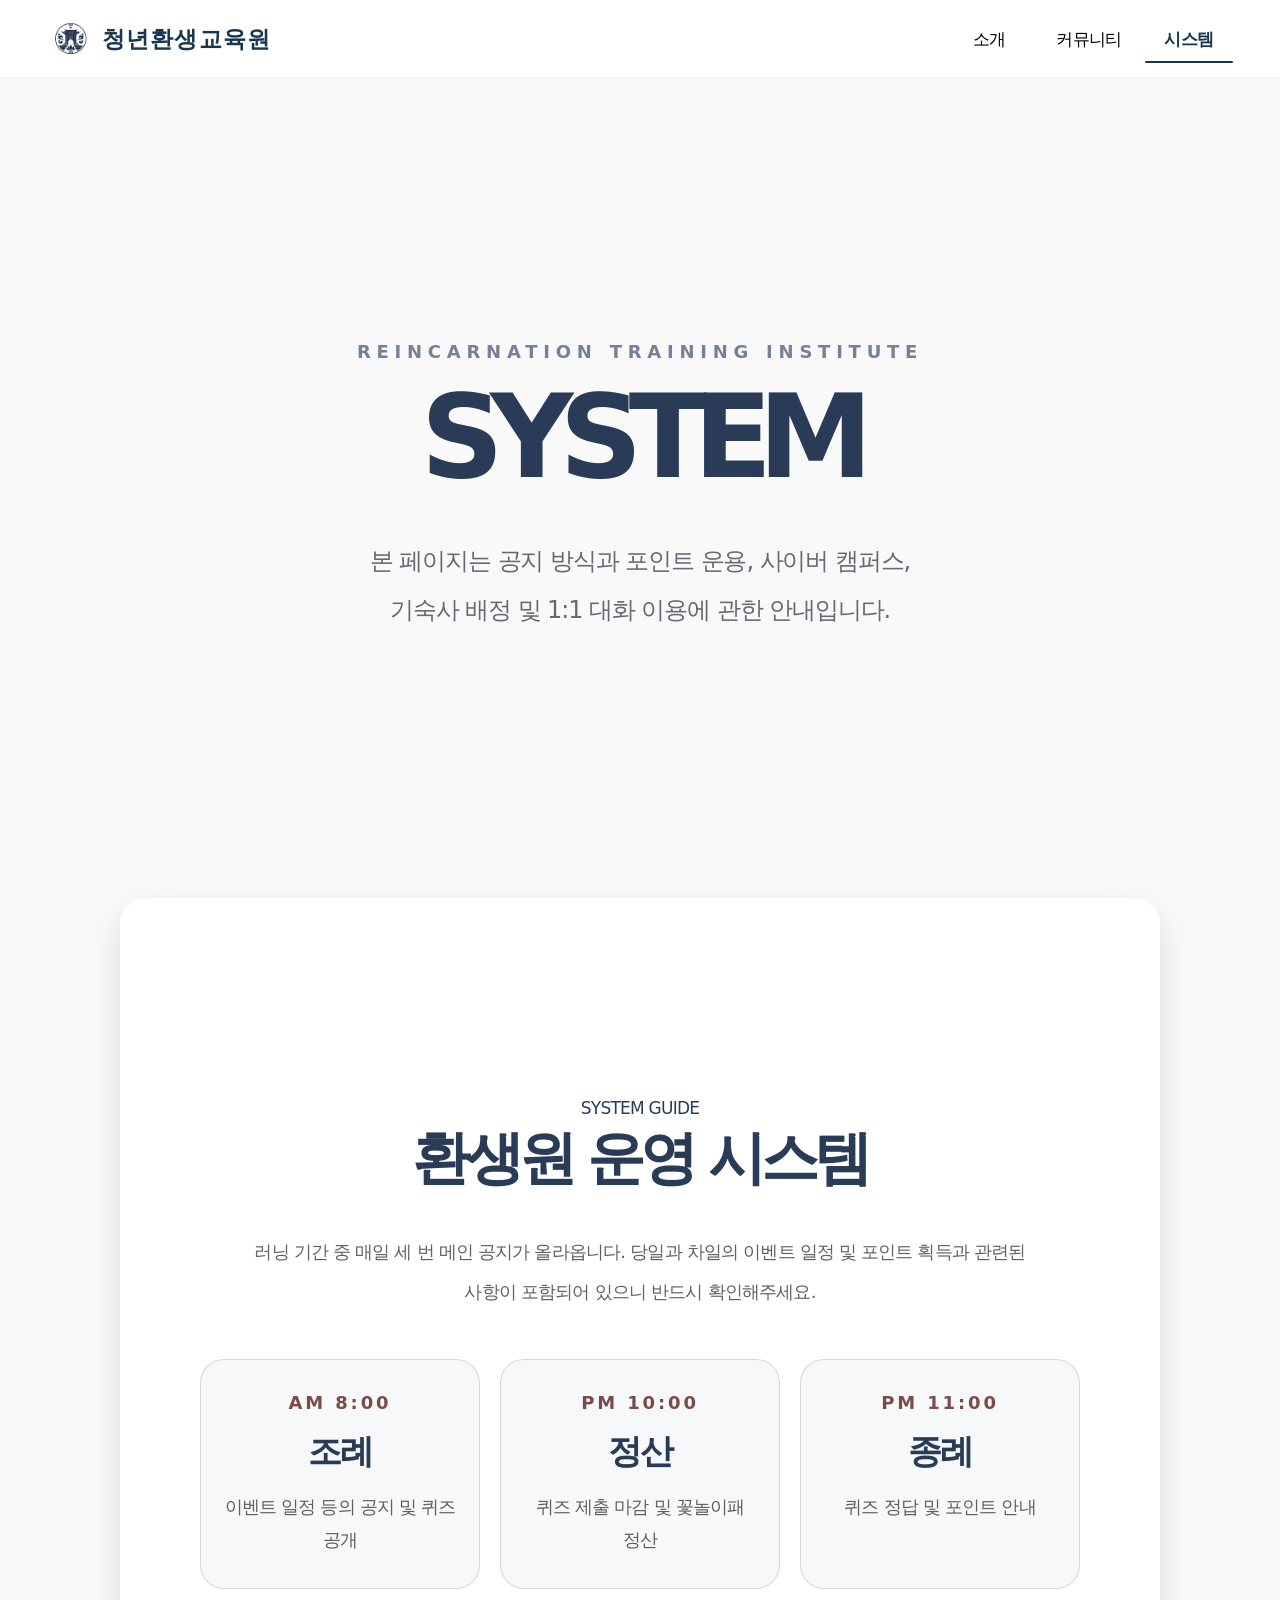
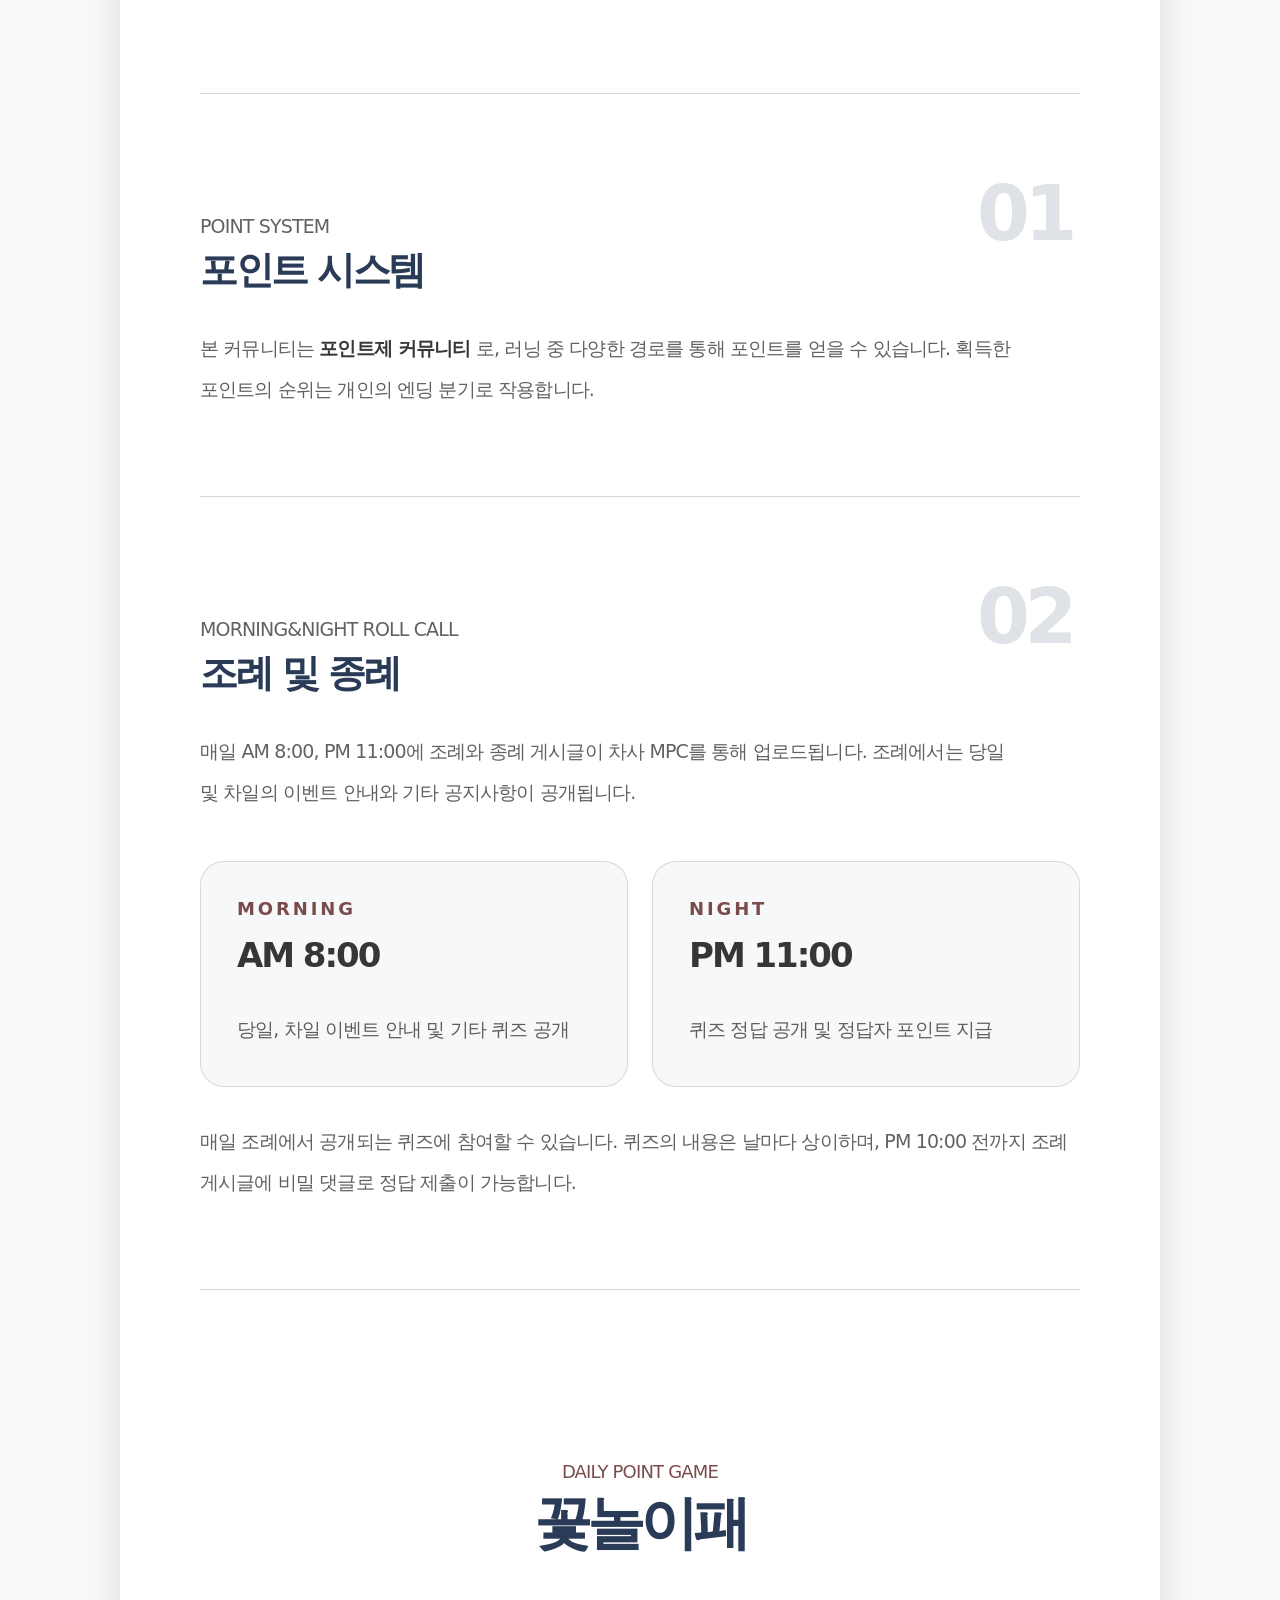
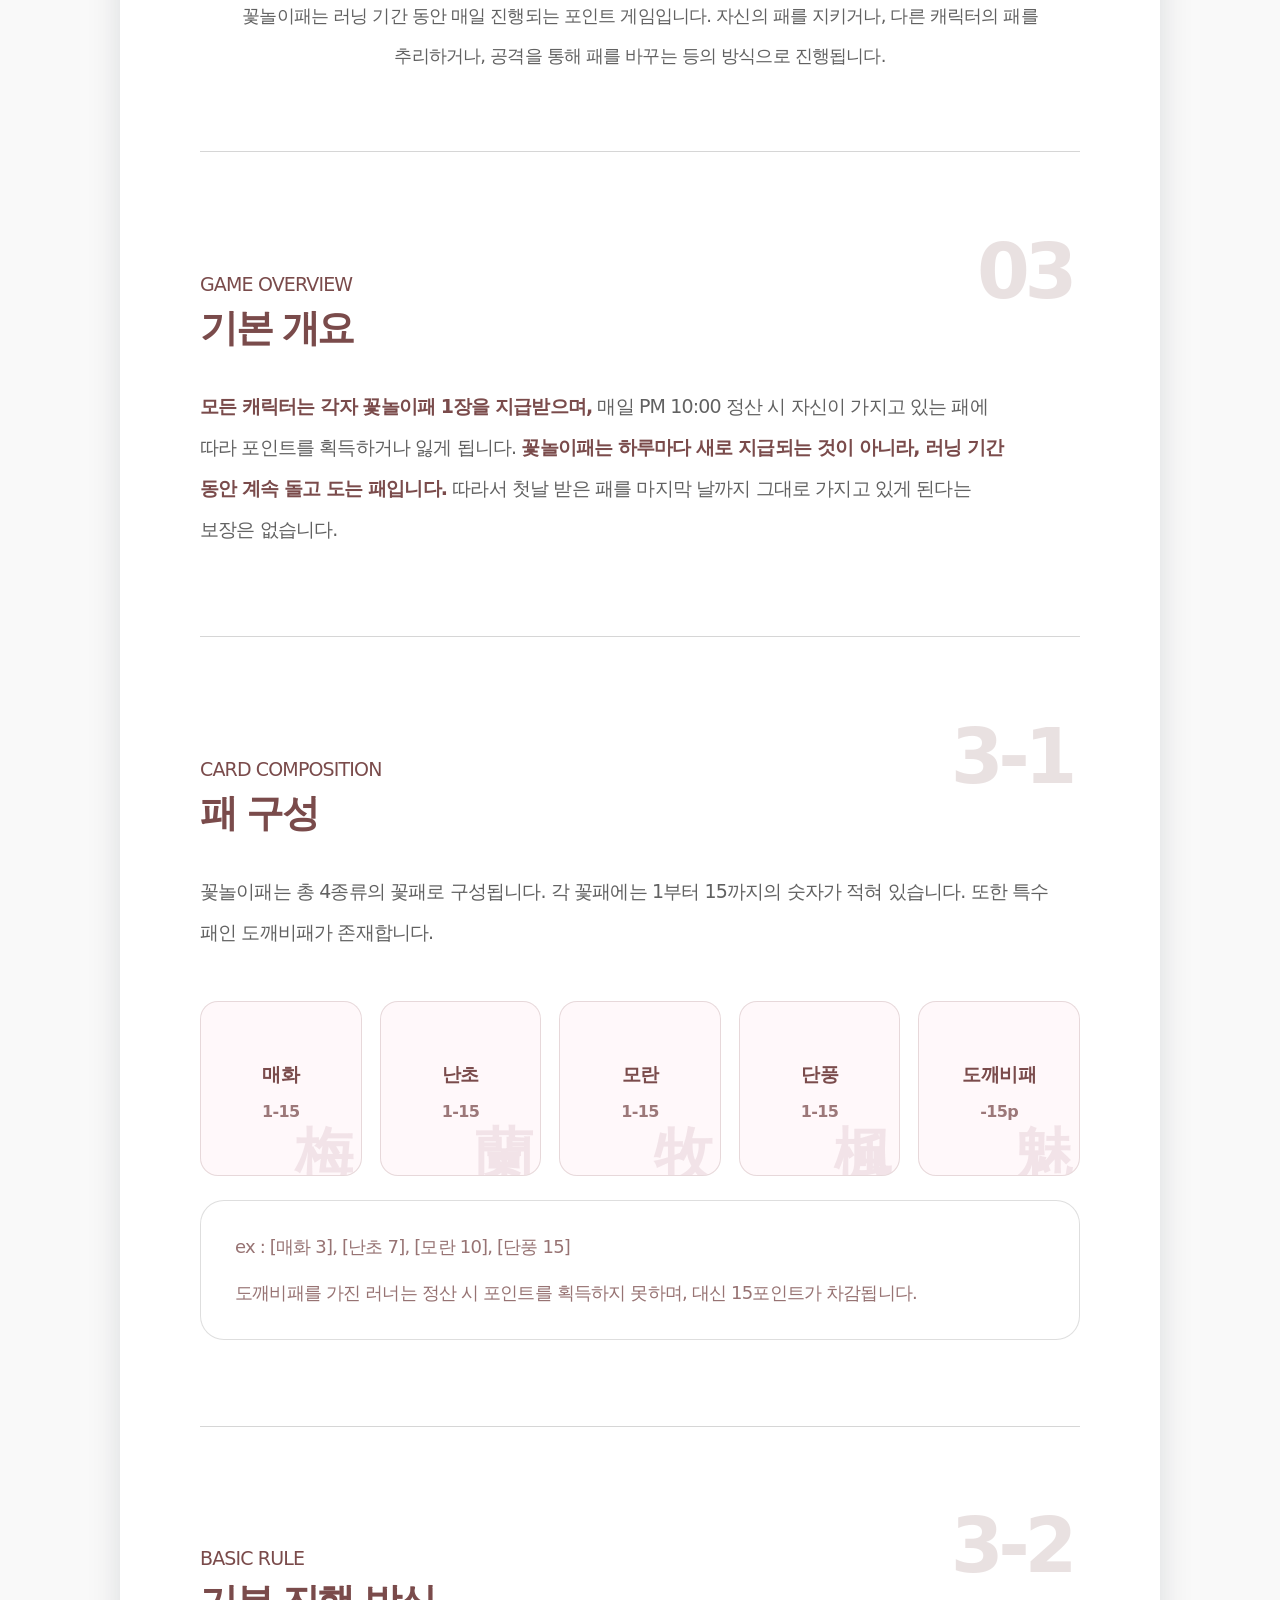
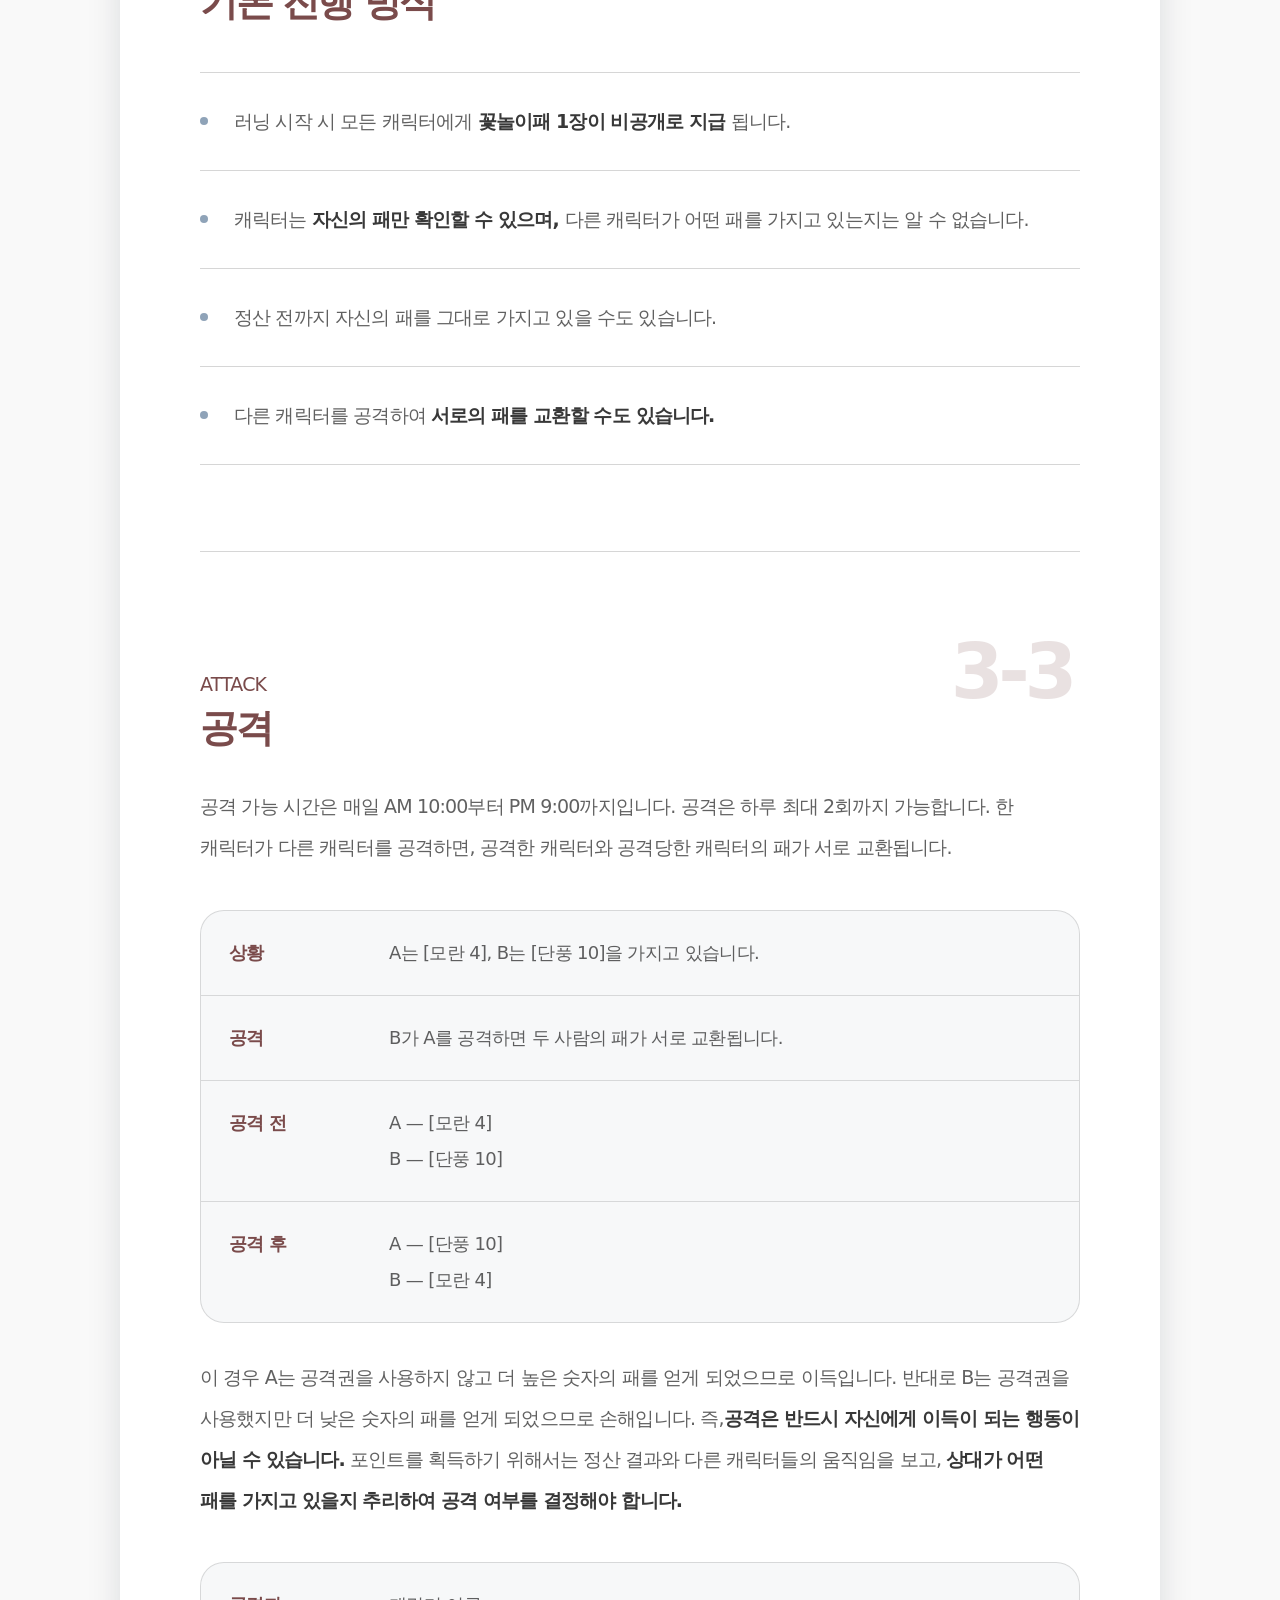
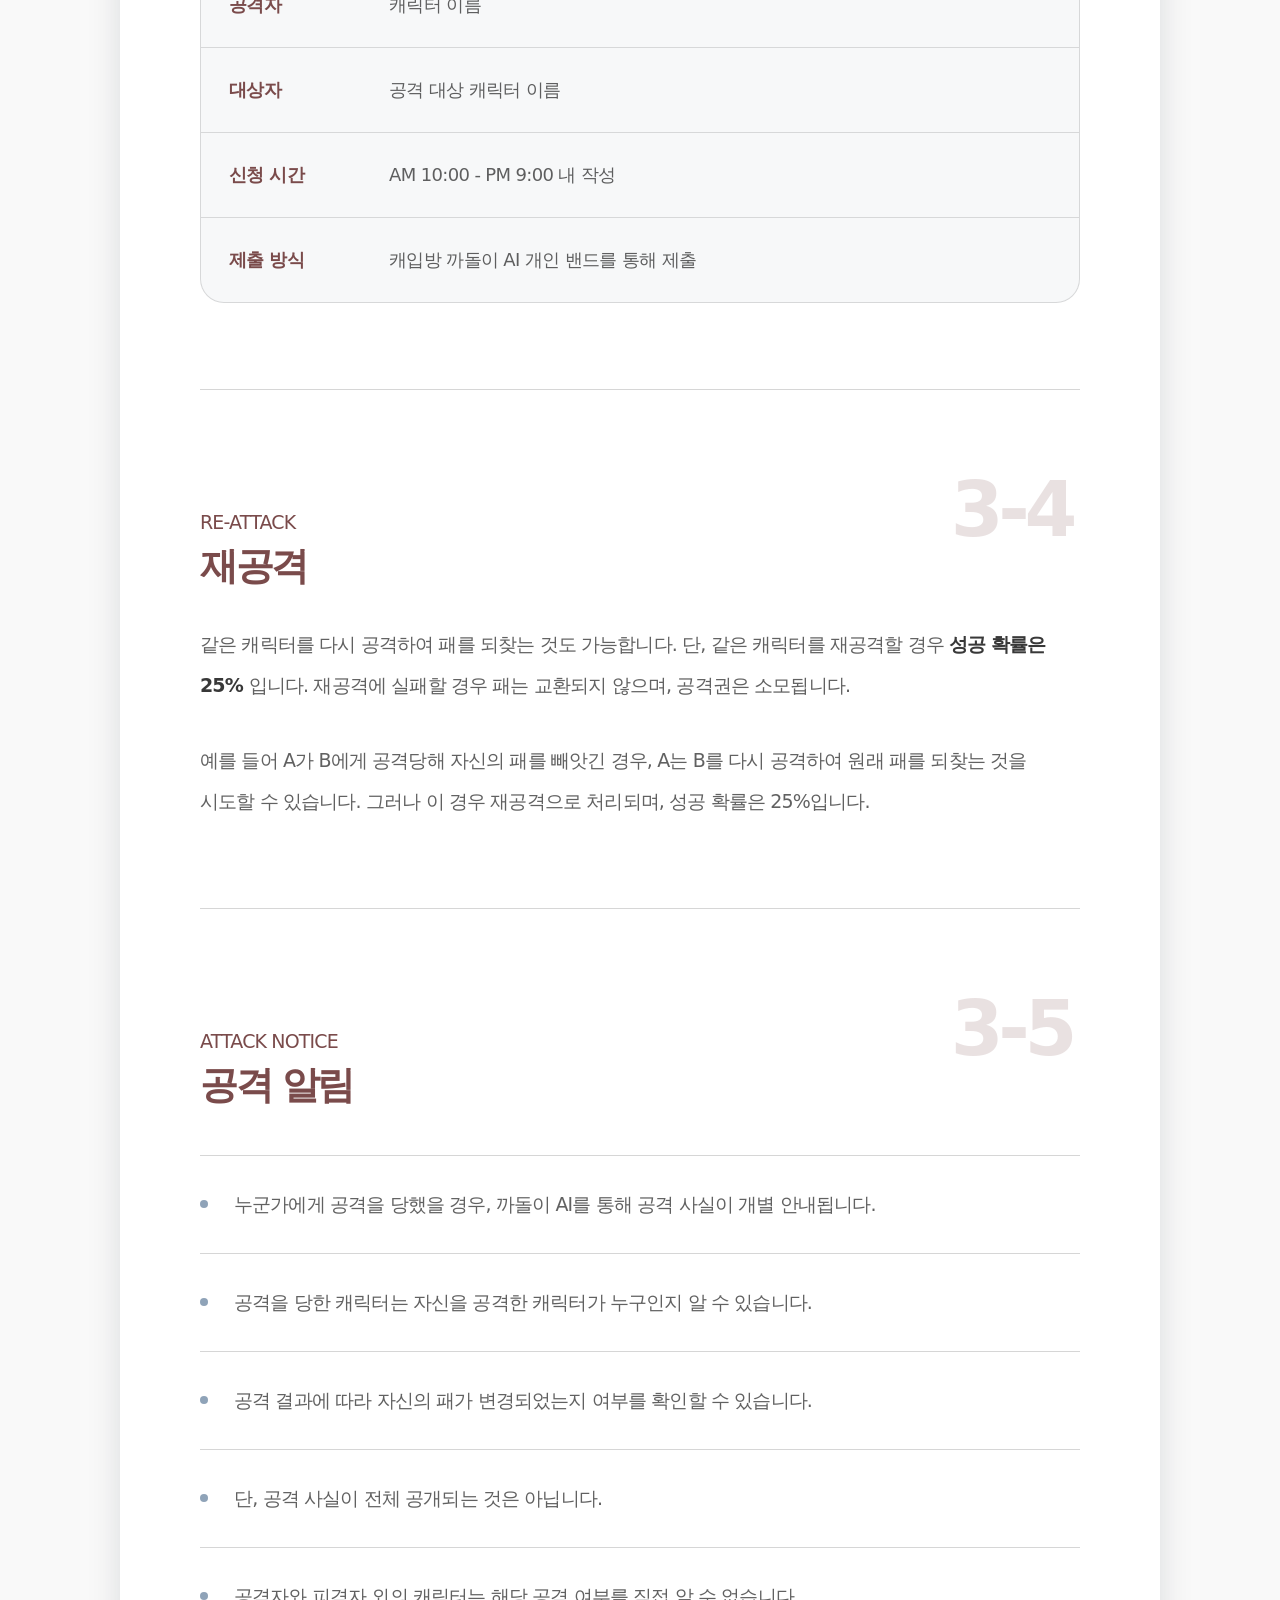
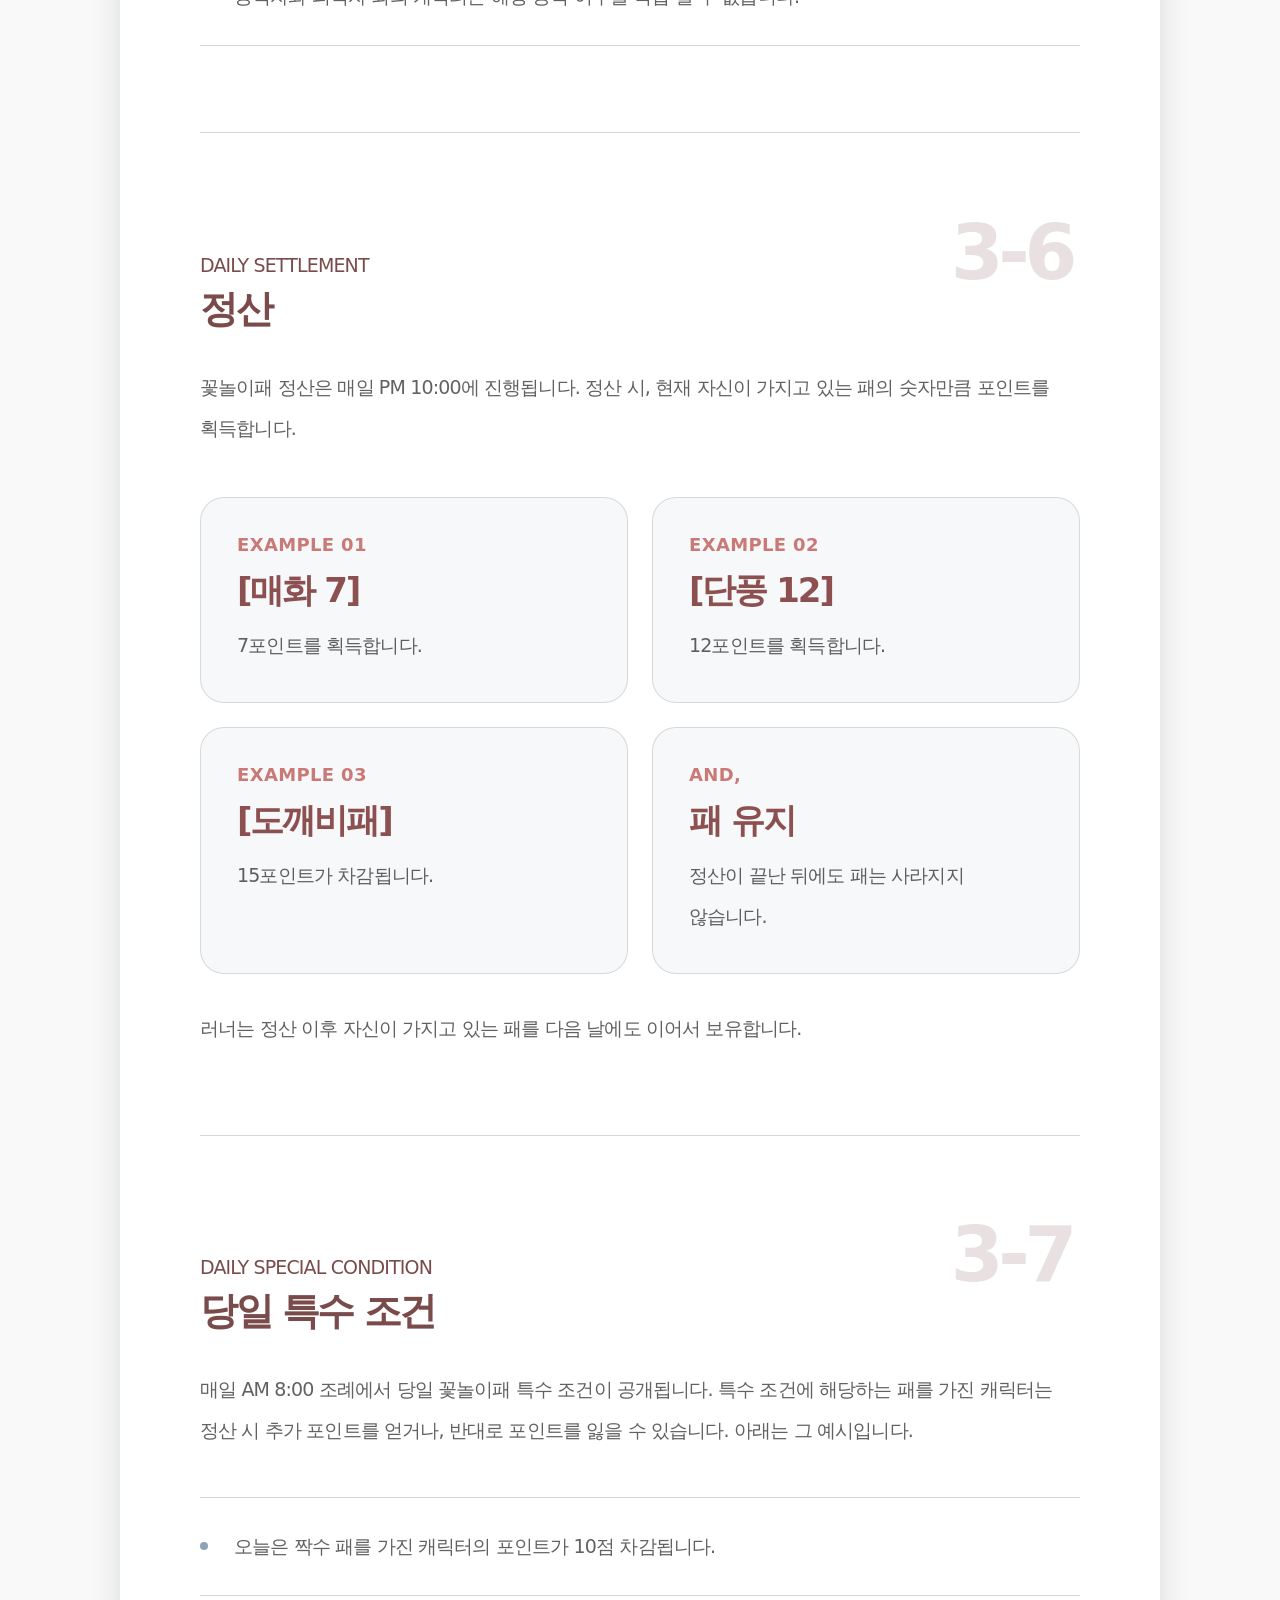
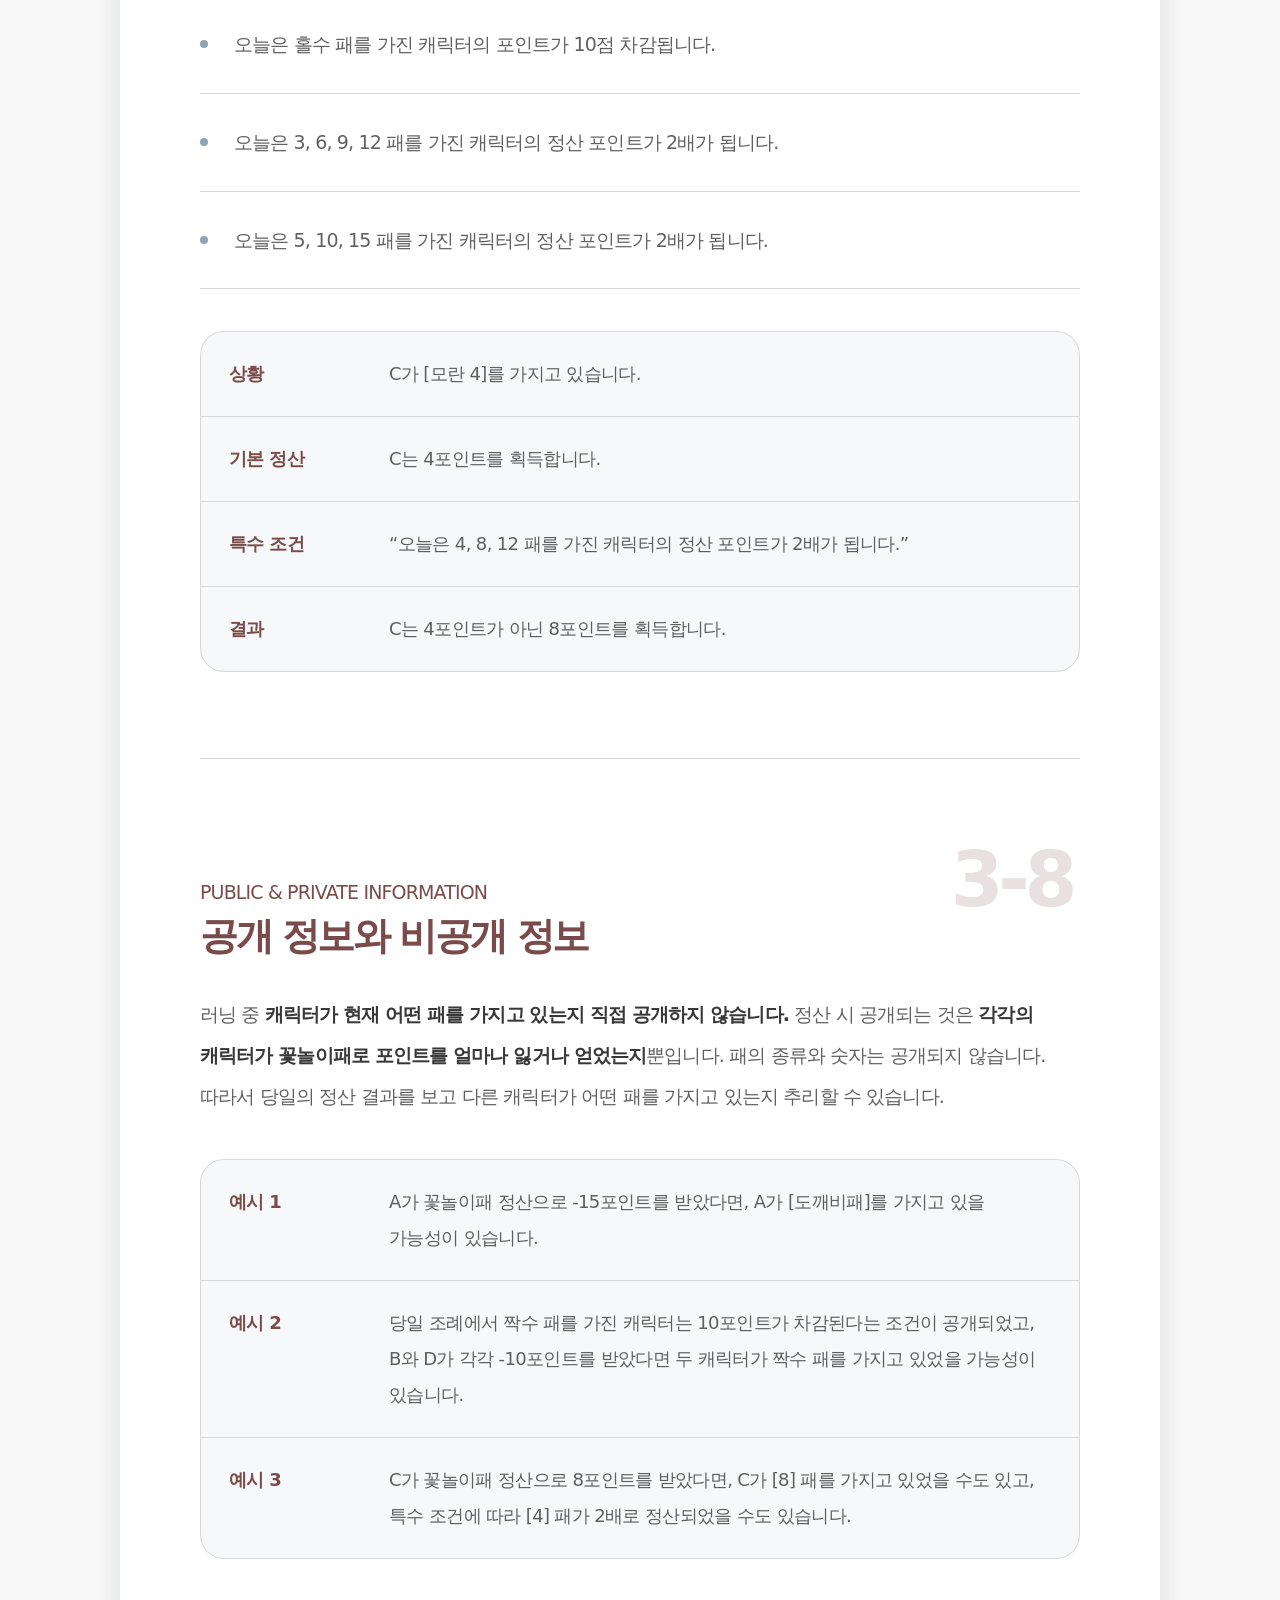
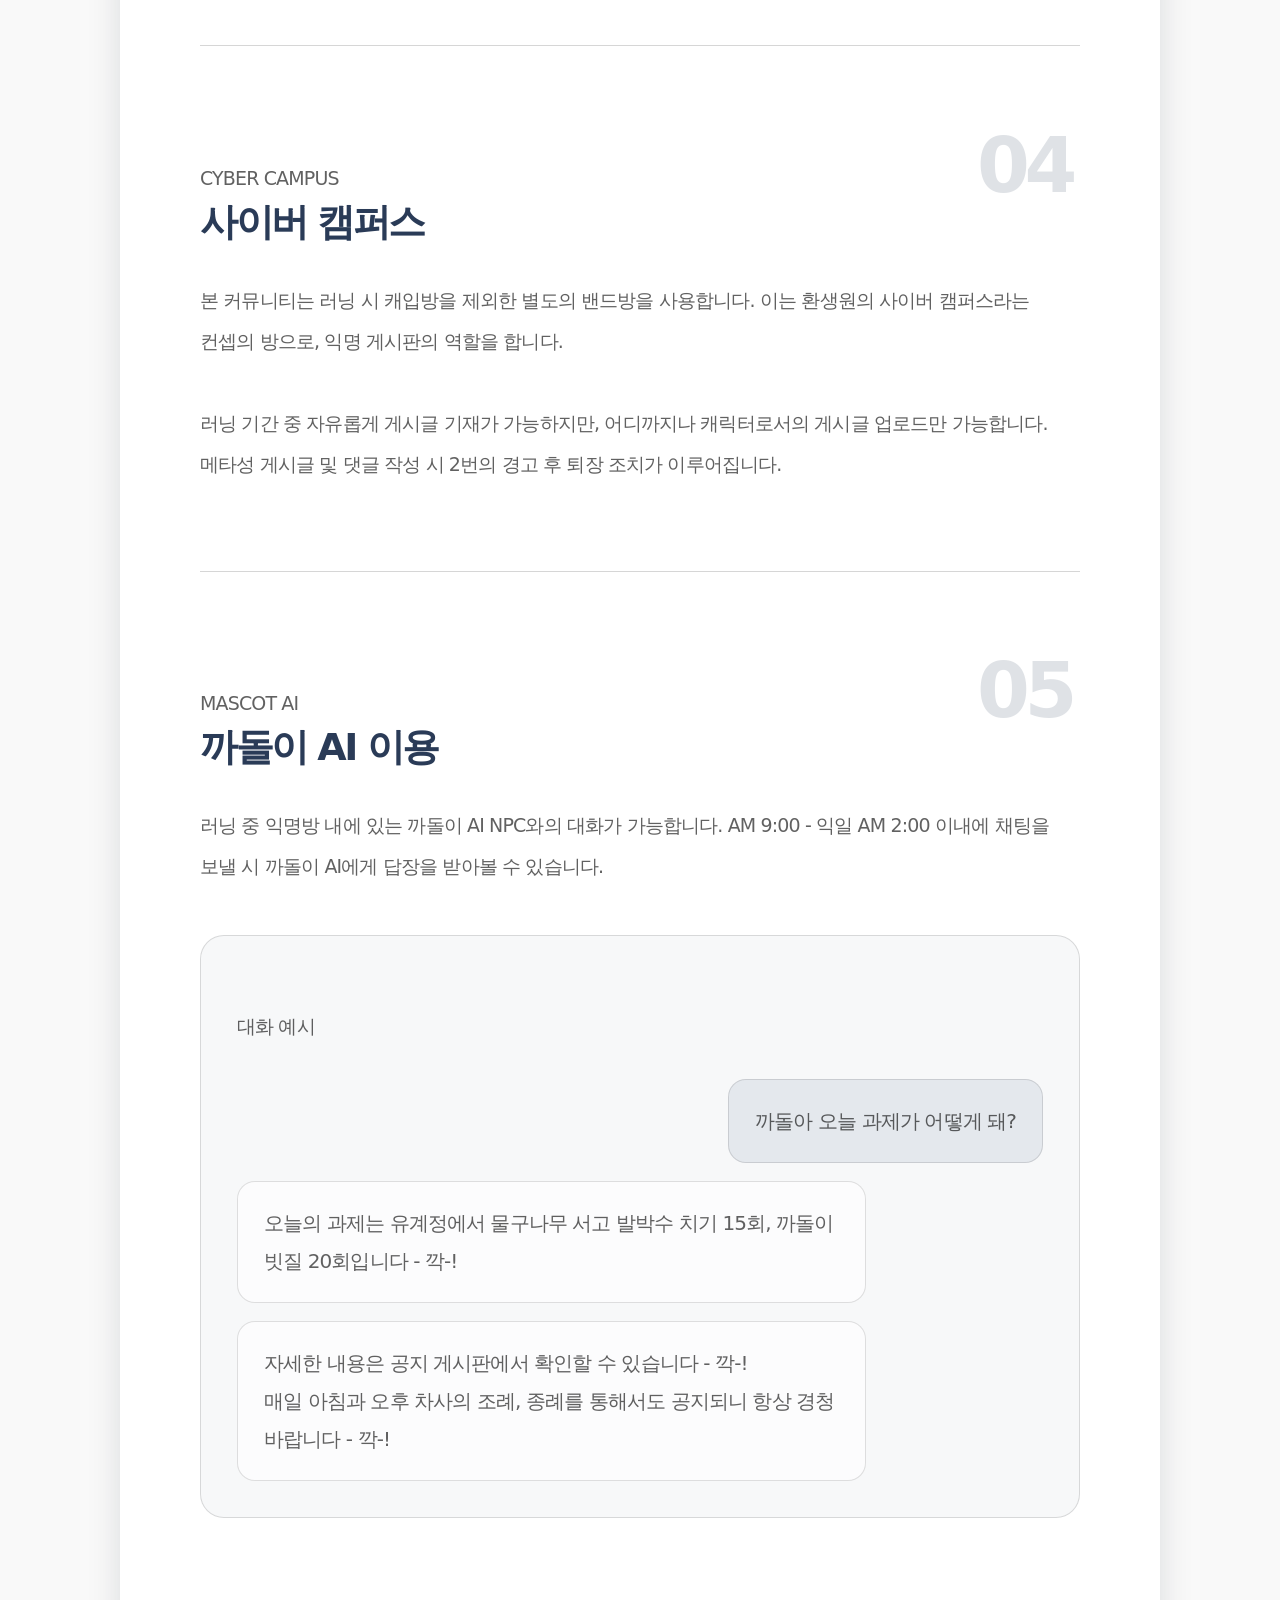
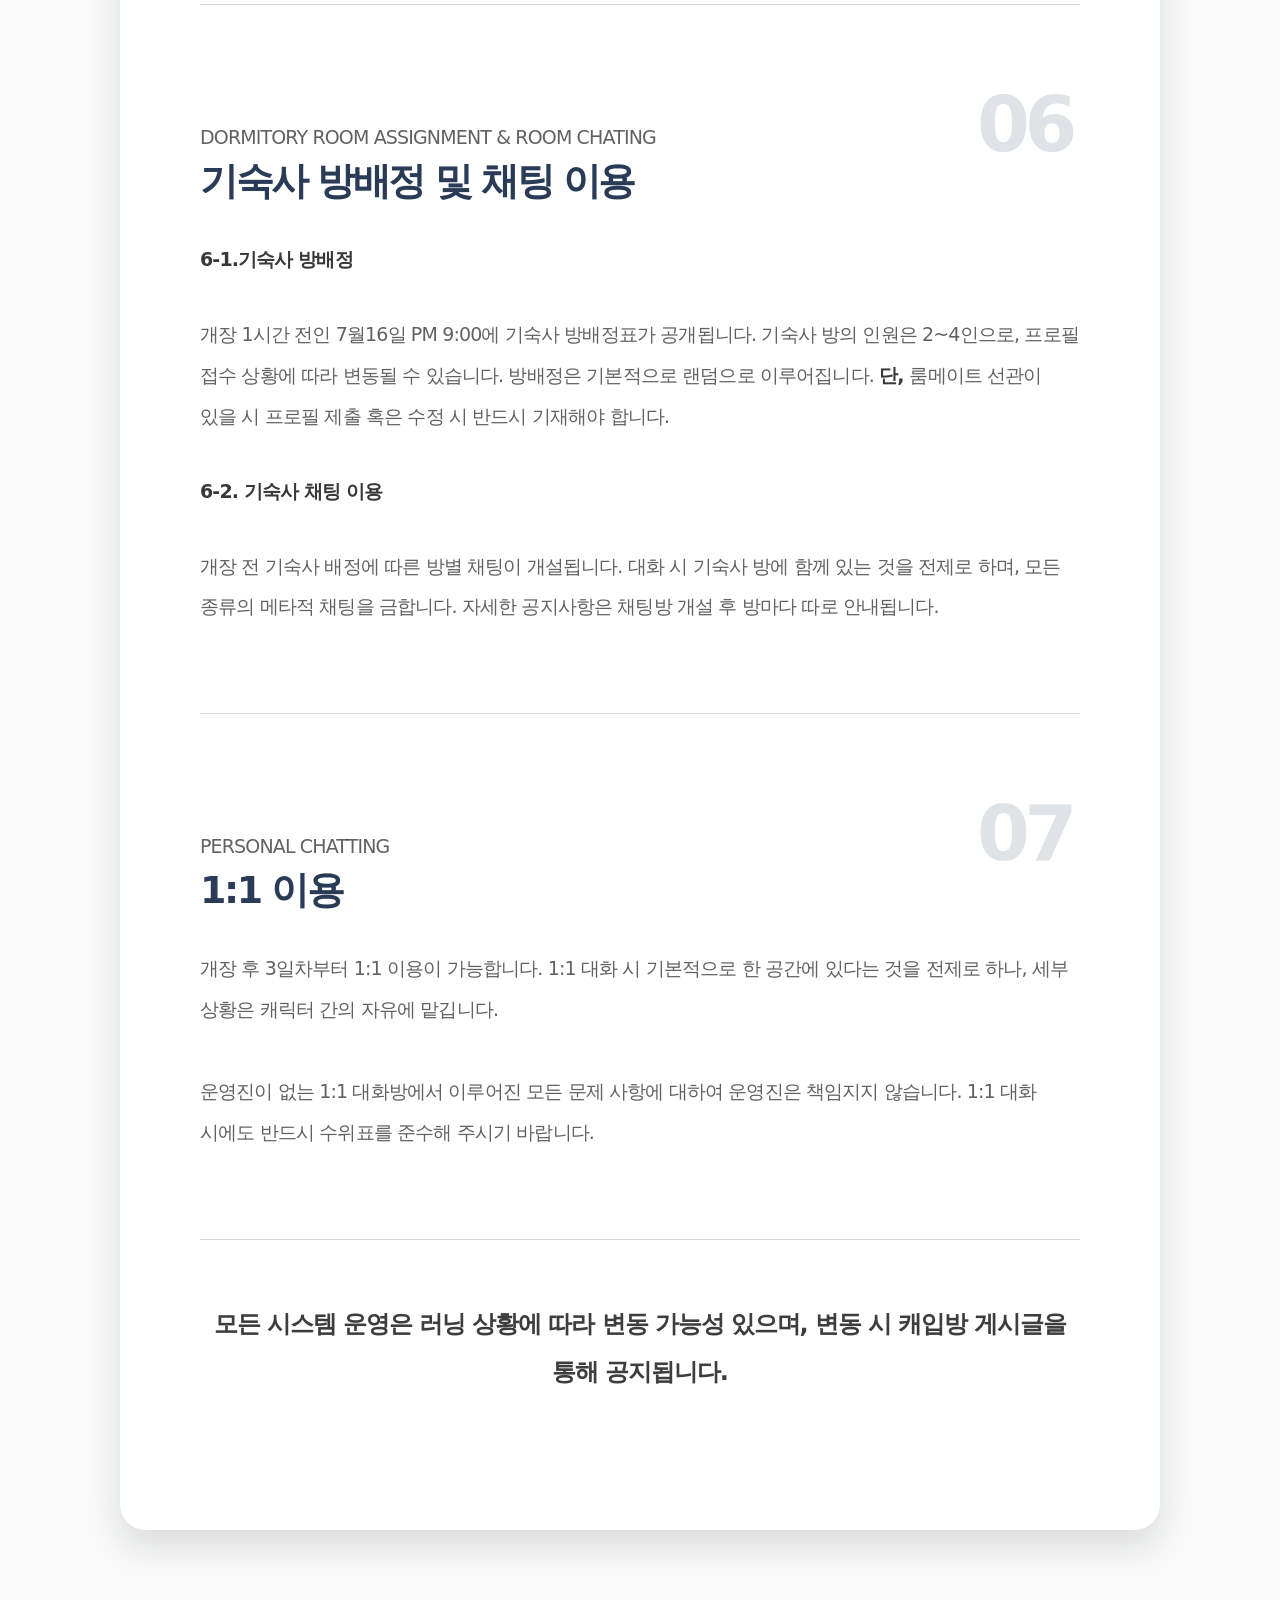
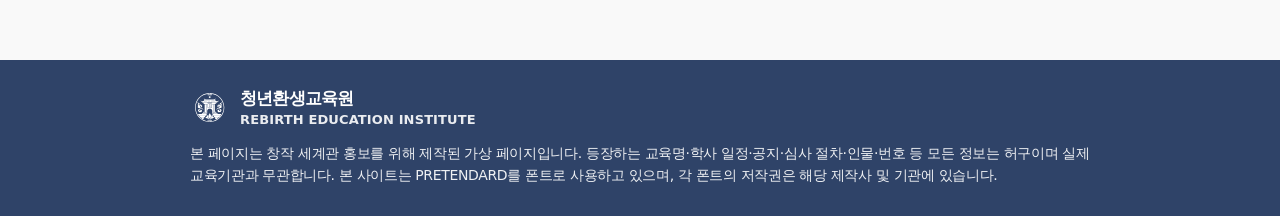
<file: index3.html>
<!doctype html>
<html lang="ko">
  <head>
    <meta charset="utf-8" />
    <meta content="width=device-width, initial-scale=1.0" name="viewport" />
    <title>SYSTEM | 청년환생교육원</title>
    <link href="system.css" rel="stylesheet" />
  </head>
  <body>
    <!-- =========================================================
   HEADER: 로고와 상단 내비게이션
   ========================================================= -->
    <header class="header">
      <div class="header__inner">
        <a class="header__logo" href="index.html">
          <img
            src="img/환생원 자료 모음/로고.png"
            alt="청년환생교육원 로고"
            class="header__logo-img"
          />
          <span>청년환생교육원</span>
        </a>

        <!-- 데스크탑 / 태블릿 기본 메뉴 -->
        <nav class="header__nav" aria-label="주요 메뉴">
          <a href="index.html">소개</a>
          <a href="index1.html">커뮤니티</a>
          <a class="is-active" href="index3.html">시스템</a>
        </nav>

        <!-- 모바일 햄버거 버튼 -->
        <button
          class="mobile-menu-button"
          type="button"
          aria-label="모바일 메뉴 열기"
          aria-controls="mobileMenu"
          aria-expanded="false"
          data-mobile-menu-open
        >
          <span></span>
          <span></span>
          <span></span>
        </button>
      </div>
    </header>

    <!-- =========================================================
   MOBILE MENU: 모바일 전용 슬라이드 메뉴
   ========================================================= -->
    <aside
      class="mobile-menu"
      id="mobileMenu"
      aria-hidden="true"
      data-mobile-menu
    >
      <button
        class="mobile-menu__dim"
        type="button"
        aria-label="모바일 메뉴 닫기"
        data-mobile-menu-close
      ></button>

      <nav class="mobile-menu__panel" aria-label="모바일 카테고리">
        <div class="mobile-menu__head">
          <p>MENU</p>

          <button
            class="mobile-menu__close"
            type="button"
            aria-label="모바일 메뉴 닫기"
            data-mobile-menu-close
          >
            ×
          </button>
        </div>

        <a href="index.html">소개</a>
        <a href="index1.html">커뮤니티</a>
        <a class="is-active" href="index3.html">시스템</a>
      </nav>
    </aside>

    <!-- MAIN / 시스템 페이지 본문 -->
    <main id="top">
      <!-- HERO / SYSTEM 첫 화면 -->
      <section class="page-hero" id="intro">
        <div class="reveal">
          <p class="page-hero__label">REINCARNATION TRAINING INSTITUTE</p>
          <h1>SYSTEM</h1>
          <p>
            본 페이지는 공지 방식과 포인트 운용, 사이버 캠퍼스,
            <br />
            기숙사 배정 및 1:1 대화 이용에 관한 안내입니다.
          </p>
        </div>
      </section>
      <!-- SYSTEM CARD / 운영 시스템 카드 문서 -->
      <article class="system-card" id="system">
        <!-- CARD HEAD / 운영 시스템 요약 -->
        <header class="system-card__head reveal">
          <p class="section-label">SYSTEM GUIDE</p>
          <h2>환생원 운영 시스템</h2>
          <p>
            러닝 기간 중 매일 세 번 메인 공지가 올라옵니다. 당일과 차일의 이벤트
            일정 및 포인트 획득과 관련된 사항이 포함되어 있으니 반드시
            확인해주세요.
          </p>
          <div aria-label="시스템 요약" class="notice-time-grid">
            <div class="notice-time-card">
              <span> AM 8:00 </span>
              <strong> 조례 </strong>
              <p>이벤트 일정 등의 공지 및 퀴즈 공개</p>
            </div>
            <div class="notice-time-card">
              <span> PM 10:00 </span>
              <strong> 정산 </strong>
              <p>퀴즈 제출 마감 및 꽃놀이패 정산</p>
            </div>
            <div class="notice-time-card">
              <span> PM 11:00 </span>
              <strong> 종례 </strong>
              <p>퀴즈 정답 및 포인트 안내</p>
            </div>
          </div>
        </header>
        <!-- SECTION 01 / 포인트 시스템 -->
        <section class="system-section reveal" data-no="01">
          <p class="section-label">POINT SYSTEM</p>
          <h3>포인트 시스템</h3>
          <p class="section-lead">
            본 커뮤니티는
            <strong> 포인트제 커뮤니티 </strong>
            로, 러닝 중 다양한 경로를 통해 포인트를 얻을 수 있습니다. 획득한
            포인트의 순위는 개인의 엔딩 분기로 작용합니다.
          </p>
        </section>
        <!-- SECTION 02 / 조례 및 종례 -->
        <section class="system-section reveal" data-no="02">
          <p class="section-label">MORNING&amp;NIGHT ROLL CALL</p>
          <h3>조례 및 종례</h3>
          <p class="section-lead">
            매일 AM 8:00, PM 11:00에 조례와 종례 게시글이 차사 MPC를 통해
            업로드됩니다. 조례에서는 당일 및 차일의 이벤트 안내와 기타
            공지사항이 공개됩니다.
          </p>
          <div class="roll-call-grid">
            <div class="roll-call-card">
              <span> MORNING </span>
              <strong> AM 8:00 </strong>
              <p>당일, 차일 이벤트 안내 및 기타 퀴즈 공개</p>
            </div>
            <div class="roll-call-card">
              <span> NIGHT </span>
              <strong> PM 11:00 </strong>
              <p>퀴즈 정답 공개 및 정답자 포인트 지급</p>
            </div>
          </div>
          <p>
            매일 조례에서 공개되는 퀴즈에 참여할 수 있습니다. 퀴즈의 내용은
            날마다 상이하며, PM 10:00 전까지 조례 게시글에 비밀 댓글로 정답
            제출이 가능합니다.
          </p>
        </section>
        <header class="flower-intro reveal" id="flower-card">
          <p class="section-label">DAILY POINT GAME</p>
          <h2>꽃놀이패</h2>
          <p>
            꽃놀이패는 러닝 기간 동안 매일 진행되는 포인트 게임입니다. 자신의
            패를 지키거나, 다른 캐릭터의 패를 추리하거나, 공격을 통해 패를
            바꾸는 등의 방식으로 진행됩니다.
          </p>
        </header>
        <!-- SECTION 03 / 기본 개요 -->
        <section
          class="system-section system-section--flower reveal"
          data-no="03"
        >
          <p class="section-label">GAME OVERVIEW</p>
          <h3>기본 개요</h3>
          <p class="section-lead">
            <strong>모든 캐릭터는 각자 꽃놀이패 1장을 지급받으며,</strong> 매일
            PM 10:00 정산 시 자신이 가지고 있는 패에 따라 포인트를 획득하거나
            잃게 됩니다.
            <strong
              >꽃놀이패는 하루마다 새로 지급되는 것이 아니라, 러닝 기간 동안
              계속 돌고 도는 패입니다.</strong
            >
            따라서 첫날 받은 패를 마지막 날까지 그대로 가지고 있게 된다는 보장은
            없습니다.
          </p>
        </section>
        <!-- SECTION 3-1 / 패 구성 -->
        <section
          class="system-section system-section--flower reveal"
          data-no="3-1"
        >
          <p class="section-label">CARD COMPOSITION</p>
          <h3>패 구성</h3>
          <p>
            꽃놀이패는 총 4종류의 꽃패로 구성됩니다. 각 꽃패에는 1부터 15까지의
            숫자가 적혀 있습니다. 또한 특수 패인 도깨비패가 존재합니다.
          </p>
          <div class="flower-card-grid">
            <div class="flower-card" data-hanja="梅">
              <strong> 매화 </strong>
              <span> 1-15 </span>
            </div>
            <div class="flower-card" data-hanja="蘭">
              <strong> 난초 </strong>
              <span> 1-15 </span>
            </div>
            <div class="flower-card" data-hanja="牧">
              <strong> 모란 </strong>
              <span> 1-15 </span>
            </div>
            <div class="flower-card" data-hanja="楓">
              <strong> 단풍 </strong>
              <span> 1-15 </span>
            </div>
            <div class="flower-card" data-hanja="魅">
              <strong> 도깨비패 </strong>
              <span> -15p </span>
            </div>
          </div>
          <div class="flower-note-box">
            <p>ex : [매화 3], [난초 7], [모란 10], [단풍 15]</p>
            <p>
              도깨비패를 가진 러너는 정산 시 포인트를 획득하지 못하며, 대신
              15포인트가 차감됩니다.
            </p>
          </div>
        </section>
        <!-- SECTION 3-2 / 기본 진행 방식 -->
        <section
          class="system-section system-section--flower reveal"
          data-no="3-2"
        >
          <p class="section-label">BASIC RULE</p>
          <h3>기본 진행 방식</h3>
          <ul class="rule-list">
            <li>
              러닝 시작 시 모든 캐릭터에게
              <strong> 꽃놀이패 1장이 비공개로 지급 </strong>
              됩니다.
            </li>
            <li>
              캐릭터는
              <strong> 자신의 패만 확인할 수 있으며, </strong>
              다른 캐릭터가 어떤 패를 가지고 있는지는 알 수 없습니다.
            </li>
            <li>정산 전까지 자신의 패를 그대로 가지고 있을 수도 있습니다.</li>
            <li>
              다른 캐릭터를 공격하여
              <strong> 서로의 패를 교환할 수도 있습니다. </strong>
            </li>
          </ul>
        </section>
        <!-- SECTION 3-3 / 공격 -->
        <section
          class="system-section system-section--flower reveal"
          data-no="3-3"
        >
          <p class="section-label">ATTACK</p>
          <h3>공격</h3>
          <p>
            공격 가능 시간은 매일 AM 10:00부터 PM 9:00까지입니다. 공격은 하루
            최대 2회까지 가능합니다. 한 캐릭터가 다른 캐릭터를 공격하면, 공격한
            캐릭터와 공격당한 캐릭터의 패가 서로 교환됩니다.
          </p>
          <div class="example-table">
            <div class="example-row">
              <b> 상황 </b>
              <span> A는 [모란 4], B는 [단풍 10]을 가지고 있습니다. </span>
            </div>
            <div class="example-row">
              <b> 공격 </b>
              <span> B가 A를 공격하면 두 사람의 패가 서로 교환됩니다. </span>
            </div>
            <div class="example-row">
              <b> 공격 전 </b>
              <span>
                A — [모란 4]
                <br />
                B — [단풍 10]
              </span>
            </div>
            <div class="example-row">
              <b> 공격 후 </b>
              <span>
                A — [단풍 10]
                <br />
                B — [모란 4]
              </span>
            </div>
          </div>
          <p>
            이 경우 A는 공격권을 사용하지 않고 더 높은 숫자의 패를 얻게
            되었으므로 이득입니다. 반대로 B는 공격권을 사용했지만 더 낮은 숫자의
            패를 얻게 되었으므로 손해입니다. 즉,<strong
              >공격은 반드시 자신에게 이득이 되는 행동이 아닐 수
              있습니다.</strong
            >
            포인트를 획득하기 위해서는 정산 결과와 다른 캐릭터들의 움직임을
            보고,
            <strong
              >상대가 어떤 패를 가지고 있을지 추리하여 공격 여부를 결정해야
              합니다.</strong
            >
          </p>
          <div class="example-table">
            <div class="example-row">
              <b> 공격자 </b>
              <span> 캐릭터 이름 </span>
            </div>
            <div class="example-row">
              <b> 대상자 </b>
              <span> 공격 대상 캐릭터 이름 </span>
            </div>
            <div class="example-row">
              <b> 신청 시간 </b>
              <span> AM 10:00 - PM 9:00 내 작성 </span>
            </div>
            <div class="example-row">
              <b> 제출 방식 </b>
              <span> 캐입방 까돌이 AI 개인 밴드를 통해 제출 </span>
            </div>
          </div>
        </section>
        <!-- SECTION 3-4 / 재공격 -->
        <section
          class="system-section system-section--flower reveal"
          data-no="3-4"
        >
          <p class="section-label">RE-ATTACK</p>
          <h3>재공격</h3>
          <p>
            같은 캐릭터를 다시 공격하여 패를 되찾는 것도 가능합니다. 단, 같은
            캐릭터를 재공격할 경우
            <strong> 성공 확률은 25% </strong>
            입니다. 재공격에 실패할 경우 패는 교환되지 않으며, 공격권은
            소모됩니다.
          </p>
          <p>
            예를 들어 A가 B에게 공격당해 자신의 패를 빼앗긴 경우, A는 B를 다시
            공격하여 원래 패를 되찾는 것을 시도할 수 있습니다. 그러나 이 경우
            재공격으로 처리되며, 성공 확률은 25%입니다.
          </p>
        </section>
        <!-- SECTION 3-5 / 공격 알림 -->
        <section
          class="system-section system-section--flower reveal"
          data-no="3-5"
        >
          <p class="section-label">ATTACK NOTICE</p>
          <h3>공격 알림</h3>
          <ul class="rule-list">
            <li>
              누군가에게 공격을 당했을 경우, 까돌이 AI를 통해 공격 사실이 개별
              안내됩니다.
            </li>
            <li>
              공격을 당한 캐릭터는 자신을 공격한 캐릭터가 누구인지 알 수
              있습니다.
            </li>
            <li>
              공격 결과에 따라 자신의 패가 변경되었는지 여부를 확인할 수
              있습니다.
            </li>
            <li>단, 공격 사실이 전체 공개되는 것은 아닙니다.</li>
            <li>
              공격자와 피격자 외의 캐릭터는 해당 공격 여부를 직접 알 수
              없습니다.
            </li>
          </ul>
        </section>
        <!-- SECTION 3-6 / 정산 -->
        <section
          class="system-section system-section--flower reveal"
          data-no="3-6"
        >
          <p class="section-label">DAILY SETTLEMENT</p>
          <h3>정산</h3>
          <p>
            꽃놀이패 정산은 매일 PM 10:00에 진행됩니다. 정산 시, 현재 자신이
            가지고 있는 패의 숫자만큼 포인트를 획득합니다.
          </p>
          <div class="settlement-example-grid">
            <div class="settlement-example-card">
              <span class="settlement-example-label"> EXAMPLE 01 </span>
              <strong> [매화 7] </strong>
              <p>7포인트를 획득합니다.</p>
            </div>
            <div class="settlement-example-card">
              <span class="settlement-example-label"> EXAMPLE 02 </span>
              <strong> [단풍 12] </strong>
              <p>12포인트를 획득합니다.</p>
            </div>
            <div class="settlement-example-card">
              <span class="settlement-example-label"> EXAMPLE 03 </span>
              <strong> [도깨비패] </strong>
              <p>15포인트가 차감됩니다.</p>
            </div>
            <div class="settlement-example-card">
              <span class="settlement-example-label"> AND, </span>
              <strong> 패 유지 </strong>
              <p>정산이 끝난 뒤에도 패는 사라지지 않습니다.</p>
            </div>
          </div>
          <p class="settlement-note">
            러너는 정산 이후 자신이 가지고 있는 패를 다음 날에도 이어서
            보유합니다.
          </p>
        </section>
        <!-- SECTION 3-7 / 당일 특수 조건 -->
        <section
          class="system-section system-section--flower reveal"
          data-no="3-7"
        >
          <p class="section-label">DAILY SPECIAL CONDITION</p>
          <h3>당일 특수 조건</h3>
          <p>
            매일 AM 8:00 조례에서 당일 꽃놀이패 특수 조건이 공개됩니다. 특수
            조건에 해당하는 패를 가진 캐릭터는 정산 시 추가 포인트를 얻거나,
            반대로 포인트를 잃을 수 있습니다. 아래는 그 예시입니다.
          </p>
          <ul class="condition-list">
            <li>
              <b> </b>
              <span>
                오늘은 짝수 패를 가진 캐릭터의 포인트가 10점 차감됩니다.
              </span>
            </li>
            <li>
              <b> </b>
              <span>
                오늘은 홀수 패를 가진 캐릭터의 포인트가 10점 차감됩니다.
              </span>
            </li>
            <li>
              <b> </b>
              <span>
                오늘은 3, 6, 9, 12 패를 가진 캐릭터의 정산 포인트가 2배가
                됩니다.
              </span>
            </li>
            <li>
              <b> </b>
              <span>
                오늘은 5, 10, 15 패를 가진 캐릭터의 정산 포인트가 2배가 됩니다.
              </span>
            </li>
          </ul>
          <div class="example-table">
            <div class="example-row">
              <b> 상황 </b>
              <span> C가 [모란 4]를 가지고 있습니다. </span>
            </div>
            <div class="example-row">
              <b> 기본 정산 </b>
              <span> C는 4포인트를 획득합니다. </span>
            </div>
            <div class="example-row">
              <b> 특수 조건 </b>
              <span>
                “오늘은 4, 8, 12 패를 가진 캐릭터의 정산 포인트가 2배가 됩니다.”
              </span>
            </div>
            <div class="example-row">
              <b> 결과 </b>
              <span> C는 4포인트가 아닌 8포인트를 획득합니다. </span>
            </div>
          </div>
        </section>
        <!-- SECTION 3-8 / 공개 정보와 비공개 정보 -->
        <section
          class="system-section system-section--flower reveal"
          data-no="3-8"
        >
          <p class="section-label">PUBLIC &amp; PRIVATE INFORMATION</p>
          <h3>공개 정보와 비공개 정보</h3>
          <p>
            러닝 중
            <strong
              >캐릭터가 현재 어떤 패를 가지고 있는지 직접 공개하지
              않습니다.</strong
            >
            정산 시 공개되는 것은
            <strong
              >각각의 캐릭터가 꽃놀이패로 포인트를 얼마나 잃거나
              얻었는지</strong
            >뿐입니다. 패의 종류와 숫자는 공개되지 않습니다. 따라서 당일의 정산
            결과를 보고 다른 캐릭터가 어떤 패를 가지고 있는지 추리할 수
            있습니다.
          </p>
          <div class="example-table">
            <div class="example-row">
              <b> 예시 1 </b>
              <span>
                A가 꽃놀이패 정산으로 -15포인트를 받았다면, A가 [도깨비패]를
                가지고 있을 가능성이 있습니다.
              </span>
            </div>
            <div class="example-row">
              <b> 예시 2 </b>
              <span>
                당일 조례에서 짝수 패를 가진 캐릭터는 10포인트가 차감된다는
                조건이 공개되었고, B와 D가 각각 -10포인트를 받았다면 두 캐릭터가
                짝수 패를 가지고 있었을 가능성이 있습니다.
              </span>
            </div>
            <div class="example-row">
              <b> 예시 3 </b>
              <span>
                C가 꽃놀이패 정산으로 8포인트를 받았다면, C가 [8] 패를 가지고
                있었을 수도 있고, 특수 조건에 따라 [4] 패가 2배로 정산되었을
                수도 있습니다.
              </span>
            </div>
          </div>
        </section>
        <!-- SECTION 04 / 사이버 캠퍼스 -->
        <section class="system-section reveal" data-no="04" id="cyber-campus">
          <p class="section-label">CYBER CAMPUS</p>
          <h3>사이버 캠퍼스</h3>
          <p>
            본 커뮤니티는 러닝 시 캐입방을 제외한 별도의 밴드방을 사용합니다.
            이는 환생원의 사이버 캠퍼스라는 컨셉의 방으로, 익명 게시판의 역할을
            합니다.
            <br /><br />
            러닝 기간 중 자유롭게 게시글 기재가 가능하지만, 어디까지나
            캐릭터로서의 게시글 업로드만 가능합니다. 메타성 게시글 및 댓글 작성
            시 2번의 경고 후 퇴장 조치가 이루어집니다.
          </p>
        </section>
        <!-- SECTION 05 / 까돌이 AI 이용 -->
        <section class="system-section reveal" data-no="05">
          <p class="section-label">MASCOT AI</p>
          <h3>까돌이 AI 이용</h3>
          <p>
            러닝 중 익명방 내에 있는 까돌이 AI NPC와의 대화가 가능합니다. AM
            9:00 - 익일 AM 2:00 이내에 채팅을 보낼 시 까돌이 AI에게 답장을
            받아볼 수 있습니다.
          </p>
          <div class="dialogue-panel">
            <p class="panel-title">대화 예시</p>
            <div class="dialogue-chat">
              <div class="chat-bubble chat-bubble--user">
                까돌아 오늘 과제가 어떻게 돼?
              </div>
              <div class="chat-bubble">
                오늘의 과제는 유계정에서 물구나무 서고 발박수 치기 15회, 까돌이
                빗질 20회입니다 - 깍-!
              </div>
              <div class="chat-bubble">
                자세한 내용은 공지 게시판에서 확인할 수 있습니다 - 깍-!
                <br />
                매일 아침과 오후 차사의 조례, 종례를 통해서도 공지되니 항상 경청
                바랍니다 - 깍-!
              </div>
            </div>
          </div>
        </section>
        <!-- SECTION 06 / 기숙사 방배정 및 채팅 이용 -->
        <section class="system-section reveal" data-no="06">
          <p class="section-label">
            DORMITORY ROOM ASSIGNMENT &amp; ROOM CHATING
          </p>
          <h3>기숙사 방배정 및 채팅 이용</h3>
          <p class="subheading"><strong>6-1.기숙사 방배정</strong></p>
          <p>
            개장 1시간 전인 7월16일 PM 9:00에 기숙사 방배정표가 공개됩니다.
            기숙사 방의 인원은 2~4인으로, 프로필 접수 상황에 따라 변동될 수
            있습니다. 방배정은 기본적으로 랜덤으로 이루어집니다.
            <strong> 단, </strong>
            룸메이트 선관이 있을 시 프로필 제출 혹은 수정 시 반드시 기재해야
            합니다.
          </p>
          <p class="subheading"><strong> 6-2. 기숙사 채팅 이용</strong></p>
          <p>
            개장 전 기숙사 배정에 따른 방별 채팅이 개설됩니다. 대화 시 기숙사
            방에 함께 있는 것을 전제로 하며, 모든 종류의 메타적 채팅을 금합니다.
            자세한 공지사항은 채팅방 개설 후 방마다 따로 안내됩니다.
          </p>
        </section>
        <!-- SECTION 07 / 1:1 이용 -->
        <section class="system-section reveal" data-no="07">
          <p class="section-label">PERSONAL CHATTING</p>
          <h3>1:1 이용</h3>
          <p>
            개장 후 3일차부터 1:1 이용이 가능합니다. 1:1 대화 시 기본적으로 한
            공간에 있다는 것을 전제로 하나, 세부 상황은 캐릭터 간의 자유에
            맡깁니다. <br /><br />운영진이 없는 1:1 대화방에서 이루어진 모든
            문제 사항에 대하여 운영진은 책임지지 않습니다. 1:1 대화 시에도
            반드시 수위표를 준수해 주시기 바랍니다.
          </p>
        </section>
        <p class="closing-note reveal">
          모든 시스템 운영은 러닝 상황에 따라 변동 가능성 있으며, 변동 시 캐입방
          게시글을 통해 공지됩니다.
        </p>
      </article>
    </main>
    <!-- =========================================================
   FOOTER: 안내 문구와 저작권성 고지
   ========================================================= -->
    <footer class="footer">
      <div class="footer__layout">
        <section class="footer__top">
          <figure class="footer__mark">
            <img
              src="img\환생원 자료 모음\로고.svg"
              alt="청년환생교육원 푸터 로고"
            />
          </figure>

          <section class="footer__brand-text">
            <strong>청년환생교육원</strong>
            <span>REBIRTH EDUCATION INSTITUTE</span>
          </section>
        </section>

        <p class="footer__note">
          본 페이지는 창작 세계관 홍보를 위해 제작된 가상 페이지입니다. 등장하는
          교육명·학사 일정·공지·심사 절차·인물·번호 등 모든 정보는 허구이며 실제
          교육기관과 무관합니다. 본 사이트는 PRETENDARD를 폰트로 사용하고
          있으며, 각 폰트의 저작권은 해당 제작사 및 기관에 있습니다.
        </p>
      </div>
    </footer>
    <script src="system.js" defer></script>
  </body>
</html>
</file>
<file: styles.css>
/* =========================================================
   청년환생교육원 홈페이지 CSS
   - !important 사용 없음
   - @import 사용 없음
   - HTML class 이름 기준으로 정리
   ========================================================= */

/* ---------------------------------------------------------
   01. Design Tokens / Reset
   --------------------------------------------------------- */
:root {
  --color-navy: #2a3b57;
  --color-navy-dark: #18374f;
  --color-brown: #7a4b4b;
  --color-brown-soft: #bd7e7e;
  --color-bg: #f9f9f9;
  --color-bg-soft: #f3f6fa;
  --color-text: #000000;
  --color-muted: #5c5c5c;
  --color-white: #ffffff;
  --color-line: rgba(42, 59, 87, 0.14);

  --red-main: #b33e45;
  --red-mid: #982f39;
  --red-deep: #6f2430;
  --warning: #f1d08a;

  --header-height: 82px;
  --container-width: min(calc(100% - 48px), 1872px);
  --shadow-card: 0 18px 42px rgba(31, 44, 67, 0.12);
  --shadow-alarm: 0 28px 58px rgba(33, 35, 42, 0.28);
}

*,
*::before,
*::after {
  box-sizing: border-box;
}

html {
  scroll-behavior: smooth;
}

body {
  margin: 0;
  background: var(--color-bg);
  color: var(--color-text);
  font-family:
    "Pretendard",
    system-ui,
    -apple-system,
    BlinkMacSystemFont,
    sans-serif;
  word-break: keep-all;
}

body > header,
body > main,
body > footer {
  width: 100%;
}

a {
  color: inherit;
}

img {
  display: block;
  max-width: 100%;
}

figure,
section,
article,
header,
footer,
nav,
aside {
  margin: 0;
  padding: 0;
}

button {
  font: inherit;
}

.layout,
.header__inner {
  width: var(--container-width);
  margin-inline: auto;
  display: grid;
  grid-template-columns: repeat(12, minmax(0, 1fr));
  column-gap: 24px;
}

/* ---------------------------------------------------------
   02. Header / Navigation
   --------------------------------------------------------- */
.header {
  position: fixed;
  inset: 0 0 auto;
  z-index: 100;
  height: var(--header-height);
  display: flex;
  align-items: center;
  background: var(--color-white);
  border-bottom: 1px solid rgba(0, 0, 0, 0.04);
}

.header__inner {
  align-items: center;
}

.header__logo {
  grid-column: 2 / span 4;
  justify-self: start;
  display: inline-flex;
  align-items: center;
  gap: 12px;
  color: var(--color-navy-dark);
  font-size: 27px;
  font-weight: 600;
  letter-spacing: 0.05em;
  text-decoration: none;
}

.header__logo-img {
  width: 40px;
  height: 40px;
  object-fit: contain;
  flex: 0 0 40px;
}

.header__nav {
  grid-column: 8 / span 5;
  justify-self: end;
  display: flex;
  align-items: center;
  gap: 30px;
}

.header__nav a {
  position: relative;
  width: 94px;
  height: var(--header-height);
  display: grid;
  place-items: center;
  color: #000;
  font-size: 18px;
  font-weight: 500;
  line-height: 1;
  text-decoration: none;
  transition:
    color 0.22s ease,
    font-weight 0.22s ease;
}

.header__nav a::after {
  content: "";
  position: absolute;
  left: 50%;
  bottom: 15px;
  width: 88px;
  height: 2px;
  border-radius: 999px;
  background: var(--color-navy-dark);
  transform: translateX(-50%) scaleX(0);
  transform-origin: center center;
  transition: transform 0.24s ease;
}

.header__nav a.is-active {
  color: var(--color-navy-dark);
  font-weight: 800;
}

.header__nav a.is-active::after {
  transform: translateX(-50%) scaleX(1);
}

.header__nav:hover a.is-active:not(:hover) {
  color: #000;
  font-weight: 500;
}

.header__nav:hover a.is-active:not(:hover)::after {
  transform: translateX(-50%) scaleX(0);
}

.header__nav a:hover,
.header__nav a:focus-visible {
  color: var(--color-navy-dark);
  font-weight: 800;
}

.header__nav a:hover::after,
.header__nav a:focus-visible::after {
  transform: translateX(-50%) scaleX(1);
}

main {
  padding-top: var(--header-height);
}

/* ---------------------------------------------------------
   Mobile Menu Default Hidden
   - 데스크탑에서 모바일 메뉴 요소가 노출되지 않도록 기본 숨김
   - 모바일 미디어쿼리보다 위에 있어야 함
   --------------------------------------------------------- */

.mobile-menu-button {
  display: none;
}

.mobile-menu {
  display: none;
}

body.mobile-menu-open {
  overflow: hidden;
}
/* ---------------------------------------------------------
   03. Reveal Motion
   --------------------------------------------------------- */

/* JS가 안 돌아도 화면은 보이게 */
.reveal {
  opacity: 1;
  transform: none;
  filter: none;
}

/* JS가 실행된 뒤에만 모션 대기 상태 */
body.js-ready .reveal:not(.is-visible),
body.motion-ready .reveal:not(.is-visible) {
  opacity: 0;
  transform: translate3d(0, 70px, 0);
  filter: blur(18px);
}

/* 등장 모션 */
body.js-ready .reveal,
body.motion-ready .reveal {
  transition:
    opacity 0.72s ease var(--reveal-delay, 0ms),
    transform 0.82s cubic-bezier(0.16, 1, 0.3, 1) var(--reveal-delay, 0ms),
    filter 0.72s ease var(--reveal-delay, 0ms);
  will-change: opacity, transform, filter;
}

/* 화면에 들어온 후 */
body.js-ready .reveal.is-visible,
body.motion-ready .reveal.is-visible {
  opacity: 1;
  transform: translate3d(0, 0, 0);
  filter: blur(0);
}

/* 카드 / 큰 덩어리는 더 크게 올라오게 */
body.js-ready .education__card.reveal:not(.is-visible),
body.motion-ready .education__card.reveal:not(.is-visible),
body.js-ready .quick__panel.reveal:not(.is-visible),
body.motion-ready .quick__panel.reveal:not(.is-visible),
body.js-ready .slider.reveal:not(.is-visible),
body.motion-ready .slider.reveal:not(.is-visible) {
  transform: translate3d(0, 90px, 0) scale(0.98);
}

body.js-ready .education__card.reveal.is-visible,
body.motion-ready .education__card.reveal.is-visible,
body.js-ready .quick__panel.reveal.is-visible,
body.motion-ready .quick__panel.reveal.is-visible,
body.js-ready .slider.reveal.is-visible,
body.motion-ready .slider.reveal.is-visible {
  transform: translate3d(0, 0, 0) scale(1);
}

/* ---------------------------------------------------------
   Footer Motion Remove
   - 푸터는 스크롤 등장 모션 제외
   --------------------------------------------------------- */
.footer__layout,
.footer__layout.reveal,
body.js-ready .footer__layout,
body.js-ready .footer__layout.reveal,
body.motion-ready .footer__layout,
body.motion-ready .footer__layout.reveal {
  opacity: 1;
  transform: none;
  filter: none;
  transition: none;
}

/* ---------------------------------------------------------
   Hero Intro After Alarm Motion
   --------------------------------------------------------- */
body.js-ready .hero__kicker,
body.js-ready .hero__content h1,
body.js-ready .hero__sub {
  opacity: 0;
  transform: translate3d(0, 46px, 0);
  filter: blur(16px);
  transition:
    opacity 0.72s ease,
    transform 0.82s cubic-bezier(0.16, 1, 0.3, 1),
    filter 0.72s ease;
  will-change: opacity, transform, filter;
}

body.js-ready.hero-intro-start .hero__kicker {
  opacity: 1;
  transform: translate3d(0, 0, 0);
  filter: blur(0);
  transition-delay: 0.05s;
}

body.js-ready.hero-intro-start .hero__content h1 {
  opacity: 1;
  transform: translate3d(0, 0, 0);
  filter: blur(0);
  transition-delay: 0.2s;
}

body.js-ready.hero-intro-start .hero__sub {
  opacity: 1;
  transform: translate3d(0, 0, 0);
  filter: blur(0);
  transition-delay: 0.38s;
}
/* ---------------------------------------------------------
   04. Hero / Alarm
   --------------------------------------------------------- */
.hero {
  min-height: 1060px;
  display: flex;
  align-items: flex-start;
  background: var(--color-bg);
}

.hero__layout {
  min-height: 1060px;
  align-items: start;
}

.hero__content {
  grid-column: 1 / -1;
  width: min(100%, 1160px);
  justify-self: center;
  display: flex;
  flex-direction: column;
  align-items: center;
  padding-top: 230px;
  text-align: center;
}

.hero__kicker {
  margin: 0 0 16px;
  color: var(--color-brown);
  font-size: 25px;
  font-weight: 600;
}

.hero h1 {
  margin: 0;
  color: var(--color-navy);
  font-size: clamp(82px, 11vw, 150px);
  font-weight: 800;
  line-height: 1.08;
  letter-spacing: -0.08em;
  white-space: nowrap;
}

.hero__sub {
  margin: 250px 0 0;
  color: var(--color-brown);
  font-size: 19px;
  font-weight: 600;
}

body.modal-open {
  overflow: hidden;
}

.alarm-modal {
  position: fixed;
  inset: 0;
  z-index: 1000;
  display: none;
  place-items: center;
  padding: 32px;
  background: radial-gradient(
    circle at center,
    #1f2f46 0%,
    #111927 38%,
    #080c14 68%,
    #03050a 100%
  );
  opacity: 0;
  visibility: hidden;
  pointer-events: none;
}

.alarm-modal.is-open {
  display: grid;
  opacity: 1;
  visibility: visible;
  pointer-events: auto;
}

.alarm-modal.is-open .alarm {
  animation: alarmIn 0.78s cubic-bezier(0.16, 1.28, 0.3, 1) both;
}
.alarm {
  position: relative;
  z-index: 1;
  width: min(92vw, 680px);
  min-height: 300px;
  display: flex;
  flex-direction: column;
  align-items: center;
  justify-content: center;
  overflow: hidden;
  border: 0;
  border-radius: 26px;
  padding: 68px 58px 52px;
  color: var(--color-white);
  text-align: center;
  background:
    linear-gradient(180deg, rgba(255, 255, 255, 0.11), transparent 34%),
    linear-gradient(
      135deg,
      var(--red-main) 0%,
      var(--red-mid) 52%,
      var(--red-deep) 100%
    );
  box-shadow:
    0 42px 90px rgba(0, 0, 0, 0.56),
    0 0 0 1px rgba(255, 255, 255, 0.42) inset,
    0 0 46px rgba(179, 62, 69, 0.34);
  animation: alarmIn 0.78s cubic-bezier(0.16, 1.28, 0.3, 1) both;
}

.alarm::before {
  content: "";
  position: absolute;
  top: -1px;
  left: -1px;
  z-index: 1;
  width: calc(100% + 2px);
  height: 22px;
  border-top-left-radius: 26px;
  border-top-right-radius: 26px;
  background: repeating-linear-gradient(
    135deg,
    rgba(241, 208, 138, 0.98) 0 26px,
    rgba(61, 32, 37, 0.98) 26px 52px
  );
}

.alarm::after {
  content: "";
  position: absolute;
  inset: 0;
  pointer-events: none;
  opacity: 0.14;
  background: repeating-linear-gradient(
    180deg,
    rgba(255, 255, 255, 0.18) 0,
    rgba(255, 255, 255, 0.18) 1px,
    transparent 1px,
    transparent 5px
  );
  mix-blend-mode: screen;
}

.alarm__icon,
.alarm__label,
.alarm__message,
.alarm__sub,
.alarm__confirm {
  position: relative;
  z-index: 2;
}

.alarm__icon {
  width: 72px;
  height: 64px;
  margin-bottom: 22px;
  display: grid;
  place-items: center;
  color: #f1d08a;
  filter: saturate(1.08) brightness(1.02) contrast(1.03);
  animation: warningPulse 1.15s ease-in-out infinite;
}

.alarm__icon svg {
  width: 100%;
  height: 100%;
}

.alarm__label {
  display: inline-flex;
  align-items: center;
  gap: 14px;
  margin: 0 0 30px;
  color: rgba(255, 255, 255, 0.96);
  font-size: 22px;
  font-weight: 950;
  letter-spacing: 0.16em;
}

.alarm__label::before,
.alarm__label::after {
  content: "";
  width: 52px;
  height: 1px;
  background: linear-gradient(90deg, transparent, rgba(255, 255, 255, 0.5));
}

.alarm__label::after {
  background: linear-gradient(90deg, rgba(255, 255, 255, 0.5), transparent);
}

.alarm__message {
  margin: 0;
  color: #fff;
  font-size: clamp(26px, 2.2vw, 34px);
  font-weight: 900;
  line-height: 1.55;
  letter-spacing: 0.02em;
  text-shadow: 0 1px 14px rgba(0, 0, 0, 0.26);
}

.alarm__sub {
  margin: 1px 0 0;
  color: rgba(255, 255, 255, 0.78);
  font-size: 15px;
  font-weight: 800;
  letter-spacing: 0.14em;
  text-transform: uppercase;
}

.alarm__confirm {
  min-width: 148px;
  height: 48px;
  margin-top: 34px;
  padding: 0 34px;
  border: 1px solid rgba(255, 255, 255, 0.5);
  border-radius: 999px;
  background: rgba(255, 255, 255, 0.94);
  color: var(--red-deep);
  font-size: 18px;
  font-weight: 900;
  letter-spacing: -0.02em;
  cursor: pointer;
  box-shadow: 0 10px 28px rgba(33, 35, 42, 0.26);
  transition:
    transform 0.18s ease,
    background 0.18s ease,
    box-shadow 0.18s ease;
}

.alarm__confirm:hover,
.alarm__confirm:focus-visible {
  background: #fff;
  transform: translateY(-1px);
  box-shadow: 0 14px 34px rgba(33, 35, 42, 0.34);
}

.alarm__confirm:active {
  transform: translateY(1px);
}

/* ---------------------------------------------------------
   Alarm Display Lock
   - body에 alarm-allowed가 없으면 알람은 절대 표시되지 않음
   --------------------------------------------------------- */
body:not(.alarm-allowed) .alarm-modal,
body:not(.alarm-allowed) .alarm-modal.is-open {
  display: none;
  opacity: 0;
  visibility: hidden;
  pointer-events: none;
}

body.alarm-allowed .alarm-modal.is-open {
  display: grid;
  opacity: 1;
  visibility: visible;
  pointer-events: auto;
}

@keyframes alarmIn {
  0% {
    opacity: 0;
    transform: translateY(22px) scale(0.86);
    filter: blur(10px);
  }

  42% {
    opacity: 1;
    transform: translateY(-5px) scale(1.045);
    filter: blur(0);
  }

  58% {
    transform: translateY(3px) scale(0.985);
  }

  74% {
    transform: translateY(-1px) scale(1.012);
  }

  100% {
    opacity: 1;
    transform: translateY(0) scale(1);
    filter: blur(0);
  }
}

@keyframes warningPulse {
  0%,
  100% {
    transform: scale(1);
    opacity: 0.9;
    color: #f1d08a;
    filter: saturate(1.05) brightness(1.02) contrast(1.03);
  }

  50% {
    transform: scale(1.1);
    opacity: 1;
    color: #f5d797;
    filter: saturate(1.28) brightness(1.12) contrast(1.08);
  }
}

/* ---------------------------------------------------------
   05. Intro
   --------------------------------------------------------- */
.intro {
  background: var(--color-bg);
}

.intro__layout {
  align-items: start;
}

.intro__block {
  grid-column: 1 / -1;
  width: 100%;
  max-width: 980px;
  margin-inline: auto;
  display: flex;
  flex-direction: column;
  align-items: center;
  text-align: center;
}

.intro__block--first {
  min-height: 850px;
  padding-top: 185px;
}

.intro__block--second {
  min-height: 850px;
  padding-top: 220px;
}

.intro__block--third {
  min-height: 850px;
  padding-top: 235px;
}

.intro__label {
  margin: 0 0 48px;
  color: var(--color-navy);
  font-size: 50px;
  font-weight: 800;
  line-height: 1.35;
  letter-spacing: -0.06em;
}

.intro h2 {
  margin: 0;
  color: #000;
  font-size: 40px;
  font-weight: 700;
  line-height: 1.55;
  letter-spacing: -0.045em;
}

.intro p {
  max-width: 960px;
  margin: 46px auto 0;
  color: var(--color-muted);
  font-size: 26px;
  font-weight: 500;
  line-height: 2;
  letter-spacing: -0.025em;
}

.word-death,
.word-chance {
  color: var(--color-brown);
  font-size: 40px;
  font-weight: 800;
}

.word-afterlife {
  color: var(--color-brown);
  font-size: 30px;
  font-weight: 800;
}

/* ---------------------------------------------------------
   06. Institute
   --------------------------------------------------------- */
.institute {
  min-height: 900px;
  display: flex;
  align-items: flex-start;
  background: var(--color-bg);
}

.institute__layout {
  min-height: 1000px;
  align-items: start;
}

.institute__content {
  grid-column: 4 / span 6;
  padding-top: 220px;
  text-align: center;
}

.institute h2 {
  margin: 0;
  color: var(--color-navy);
  font-size: 93px;
  font-weight: 800;
  line-height: 1.05;
  letter-spacing: -0.08em;
  white-space: nowrap;
}

.institute__short {
  margin: 46px 0 0;
  color: #000;
  font-size: 43px;
  font-weight: 600;
}

.institute h3 {
  margin: 24px 0 0;
  color: var(--color-brown);
  font-size: 93px;
  font-weight: 800;
  line-height: 1.05;
  letter-spacing: -0.08em;
}

.institute__desc {
  margin: 80px 0 0;
  color: #000;
  font-size: 31px;
  font-weight: 600;
  line-height: 2;
}

/* ---------------------------------------------------------
   07. Admission
   --------------------------------------------------------- */
.admission {
  background: var(--color-navy);
  color: #fff;
}

.admission__layout {
  align-items: start;
  row-gap: 0;
}

.admission__copy {
  width: auto;
}

.admission__criteria {
  grid-column: 2 / span 10;
  min-height: 735px;
  padding-top: 300px;
  padding-bottom: 300px;
  text-align: center;
}

.admission__criteria h2 {
  margin: 0 0 62px;
  color: #fff;
  font-size: 48px;
  font-weight: 800;
  line-height: 1.45;
  letter-spacing: -0.055em;
}

.admission__criteria ol {
  margin: 0;
  padding-left: 0;
  list-style-position: inside;
  text-align: center;
}

.admission__criteria li {
  margin: 0 0 26px;
  color: #fff;
  font-size: 26px;
  font-weight: 600;
  line-height: 1.9;
  text-align: center;
}

.admission__qualification {
  grid-column: 2 / span 10;
  min-height: 700px;
  padding-top: 92px;
  padding-bottom: 135px;
  text-align: center;
}

.admission__qualification p {
  max-width: 1200px;
  margin: 0 auto;
  color: #fff;
  font-size: 33px;
  font-weight: 700;
  line-height: 1.95;
  letter-spacing: -0.045em;
  text-align: center;
}

.admission__qualification span {
  color: var(--color-brown-soft);
  font-weight: 700;
}

.admission__final {
  grid-column: 2 / span 10;
  min-height: 900px;
  padding-top: 135px;
  padding-bottom: 160px;
  display: flex;
  flex-direction: column;
  align-items: center;
  text-align: center;
}

.admission__lead {
  margin: 0 0 28px;
  color: #fff;
  font-size: 27px;
  font-weight: 600;
}

.admission__final h2 {
  margin: 0;
  color: #fff;
  font-size: 90px;
  font-weight: 800;
  line-height: 1.12;
  letter-spacing: -0.08em;
}

.admission__note {
  margin: 58px 0 0;
  color: #fff;
  font-size: 28px;
  font-weight: 600;
  line-height: 2;
}

.admission__sender {
  margin: 92px 0 0;
  color: #994242;
  font-size: 16px;
  font-weight: 600;
}

/* ---------------------------------------------------------
   08. Section Head Common
   --------------------------------------------------------- */
.section-head {
  grid-column: 2 / span 10;
  text-align: center;
}

.section-head h2 {
  margin: 0;
  color: var(--color-navy);
  font-size: 52px;
  font-weight: 800;
  line-height: 1.14;
  letter-spacing: -0.055em;
}

.section-head p {
  max-width: 900px;
  margin: 25px auto 0;
  color: #000;
  font-size: 18px;
  font-weight: 400;
  line-height: 1.85;
  letter-spacing: -0.02em;
}

.section-kicker {
  margin: 0 0 8px;
  color: rgba(0, 0, 0, 0.62);
  font-size: 17px;
  font-weight: 700;
  line-height: 1.4;
  letter-spacing: 0.04em;
}

/* ---------------------------------------------------------
   09. Education
   --------------------------------------------------------- */
.education {
  min-height: 100vh;
  padding: 76px 0 48px;
  display: flex;
  align-items: center;
  background: var(--color-bg-soft);
}

.education .layout {
  align-items: center;
}

.education__head {
  margin-bottom: 50px;
}

.education__cards {
  grid-column: 2 / span 10;
  width: 100%;
  max-width: 1440px;
  margin: 0 auto;
  display: grid;
  grid-template-columns: repeat(3, minmax(0, 1fr));
  align-items: stretch;
  gap: 36px;
}

.education__card {
  position: relative;
  width: 100%;
  max-width: 460px;
  height: 540px;
  min-height: 0;
  justify-self: center;
  overflow: hidden;
  padding: 0 34px 34px;
  border: 1px solid rgba(42, 59, 87, 0.08);
  border-radius: 14px;
  background: rgba(255, 255, 255, 0.84);
  box-shadow: var(--shadow-card);
}

.education__card {
  display: block;
  color: inherit;
  text-decoration: none;
  cursor: pointer;
}

.education__card:hover,
.education__card:focus-visible {
  transform: translateY(-6px);
  box-shadow: 0 24px 52px rgba(31, 44, 67, 0.18);
}

.education__card > span {
  position: absolute;
  top: 30px;
  right: 34px;
  z-index: 2;
  color: rgba(255, 255, 255, 0.82);
  font-size: 48px;
  font-weight: 800;
  letter-spacing: -0.04em;
}

/* 교육 카드 이미지 영역 */
.education__image {
  width: calc(100% + 68px);
  height: 235px;
  margin: 0 -34px 40px;
  overflow: hidden;
  border-radius: 14px 14px 0 0;
  background: #fff;
  border-bottom: 1px solid rgba(42, 59, 87, 0.12);

  display: grid;
  place-items: center;
}

/* 교육 카드 이미지 중앙 배치 */
.education__image img {
  width: 80%;
  height: 80%;
  max-width: 220px;
  max-height: 180px;
  object-fit: contain;
  object-position: center;
  display: block;
  margin: auto;
}
.education__card h3 {
  width: 100%;
  margin: 0 0 22px;
  color: #000;
  font-size: 22px;
  font-weight: 600;
  line-height: 1.5;
  letter-spacing: -0.03em;
  text-align: left;
}

.education__card p {
  width: 100%;
  max-width: none;
  margin: 0;
  color: #000;
  font-size: 18px;
  font-weight: 400;
  line-height: 1.85;
  letter-spacing: -0.02em;
  text-align: left;
}

/* 필수 이수 교육 카드 전체 그룹 호버 모션 */
.education__card,
.education__card.reveal,
body.js-ready .education__card.reveal,
body.motion-ready .education__card.reveal {
  transform-origin: center center;
  transition:
    opacity 1s ease var(--reveal-delay, 0ms),
    transform 0.36s cubic-bezier(0.16, 1, 0.3, 1),
    filter 0.36s ease,
    box-shadow 0.36s ease,
    border-color 0.36s ease;
}

/* 카드 전체가 하나의 그룹처럼 커지는 상태 */
.education__card:hover,
.education__card:focus-within,
.education__card.reveal.is-visible:hover,
.education__card.reveal.is-visible:focus-within,
body.js-ready .education__card.reveal.is-visible:hover,
body.js-ready .education__card.reveal.is-visible:focus-within,
body.motion-ready .education__card.reveal.is-visible:hover,
body.motion-ready .education__card.reveal.is-visible:focus-within {
  transform: translate3d(0, -14px, 0) scale(1.035);
  border-color: rgba(42, 59, 87, 0.2);
  box-shadow: 0 34px 76px rgba(31, 44, 67, 0.24);
}

/* 이미지 단독 확대가 아니라 카드 hover에 종속 */
.education__card:hover .education__image img,
.education__card:focus-within .education__image img {
  filter: brightness(1.035);
}
/* ---------------------------------------------------------
   10. Promo
   --------------------------------------------------------- */
.promo {
  min-height: 480px;
  padding: 56px 0;
  display: flex;
  align-items: center;
  background: var(--color-navy);
  color: #fff;
}

.promo__layout {
  width: min(calc(100% - 48px), 1600px);
  max-width: 1600px;
  align-items: start;
  column-gap: 40px;
}

.promo__content {
  grid-column: 2 / span 4;
  width: 100%;
  max-width: 480px;
  justify-self: start;
  align-self: start;
  color: #fff;
  padding-top: 8px;
}

.promo__label {
  margin: 0 0 14px;
  color: #fff;
  font-size: 19px;
  font-weight: 600;
  line-height: 1.4;
  letter-spacing: 0.08em;
}

.promo h2 {
  margin: 0;
  color: #fff;
  font-size: 52px;
  font-weight: 800;
  line-height: 1.18;
  letter-spacing: -0.06em;
}

.promo__content p:not(.promo__label) {
  max-width: 480px;
  margin: 30px 0 0;
  color: #fff;
  font-size: 18px;
  font-weight: 300;
  line-height: 1.85;
  letter-spacing: -0.02em;
}

.promo__video {
  grid-column: 7 / span 5;
  width: 100%;
  max-width: 760px;
  height: 410px;
  justify-self: end;
  align-self: start;
  overflow: hidden;
  border-radius: 3px;
  background: rgba(255, 255, 255, 0.9);
  box-shadow: var(--shadow-card);
}

.promo__video img {
  width: 100%;
  height: 100%;
  object-fit: cover;
}
/* ---------------------------------------------------------
   11. Schedule Slider
   --------------------------------------------------------- */
.schedule {
  min-height: 100vh;
  padding: 110px 0 80px;
  display: block;
  overflow: hidden;
  background: var(--color-bg-soft);
}

.slider {
  position: relative;
  width: 100%;
  min-height: auto;
  height: auto;
  display: block;
  overflow: visible;
}

.slider__fixed-head {
  position: relative;
  z-index: 20;
  width: min(calc(100% - 48px), 760px);
  margin: 0 auto 46px;
  display: grid;
  grid-template-columns: 80px minmax(0, 1fr) 80px;
  align-items: center;
  text-align: center;
}

.slider__title-area {
  position: relative;
  min-height: 132px;
  display: grid;
  align-items: center;
}

.slider__title-panel {
  grid-area: 1 / 1;
  opacity: 0;
  visibility: hidden;
  pointer-events: none;
  transform: translateY(8px);
  transition:
    opacity 0.28s ease,
    visibility 0.28s ease,
    transform 0.28s ease;
}

.slider__title-panel.is-active {
  opacity: 1;
  visibility: visible;
  pointer-events: auto;
  transform: translateY(0);
}

.slider__title-panel .section-kicker {
  margin: 0 0 6px;
  color: #000;
  font-size: 18px;
  font-weight: 500;
  line-height: 1.4;
  letter-spacing: -0.02em;
}

.slider__title-panel h2 {
  margin: 0;
  color: var(--color-navy);
  font-size: 52px;
  font-weight: 800;
  line-height: 1.08;
  letter-spacing: -0.06em;
}

.slider__title-panel p:last-child {
  margin: 12px 0 0;
  color: rgba(0, 0, 0, 0.68);
  font-size: 18px;
  font-weight: 500;
  line-height: 1.65;
}

.slider__arrow {
  width: 54px;
  height: 54px;
  min-width: 54px;
  display: inline-flex;
  align-items: center;
  justify-content: center;
  justify-self: center;
  padding: 0;
  border: 0;
  background: transparent;
  color: #000;
  font-size: 58px;
  font-weight: 300;
  line-height: 1;
  cursor: pointer;
  transition:
    color 0.2s ease,
    transform 0.2s ease;
}

.slider__arrow:hover,
.slider__arrow:focus-visible {
  color: var(--color-navy);
  transform: scale(1.08);
}

.slider__viewport {
  position: relative;
  width: 100%;
  overflow: hidden;
}

.slider__track {
  position: relative;
  width: 100%;
  display: block;
  transform: none;
  transition: none;
  will-change: auto;
}

.slider__slide {
  position: absolute;
  inset: 0;
  width: 100%;
  min-height: auto;
  height: auto;
  display: flex;
  align-items: flex-start;
  padding: 0 0 36px;
  opacity: 0;
  visibility: hidden;
  pointer-events: none;
  transform: translateX(0);
  filter: blur(2px);
  transition:
    opacity 0.32s ease,
    transform 0.34s cubic-bezier(0.16, 1, 0.3, 1),
    filter 0.3s ease,
    visibility 0s linear 0.34s;
}

.slider__slide.is-active {
  position: relative;
  opacity: 1;
  visibility: visible;
  pointer-events: auto;
  transform: translateX(0);
  filter: blur(0);
  transition:
    opacity 0.32s ease,
    transform 0.34s cubic-bezier(0.16, 1, 0.3, 1),
    filter 0.3s ease,
    visibility 0s;
}

.slider.motion-forward .slider__slide {
  transform: translateX(26px);
}

.slider.motion-backward .slider__slide {
  transform: translateX(-26px);
}

.slider.motion-forward .slider__slide.is-active,
.slider.motion-backward .slider__slide.is-active {
  transform: translateX(0);
}

.slider.motion-forward .slider__slide.is-leaving {
  position: absolute;
  opacity: 0;
  visibility: visible;
  pointer-events: none;
  transform: translateX(-26px);
  filter: blur(2px);
}

.slider.motion-backward .slider__slide.is-leaving {
  position: absolute;
  opacity: 0;
  visibility: visible;
  pointer-events: none;
  transform: translateX(26px);
  filter: blur(2px);
}

.slider__layout {
  width: min(calc(100% - 48px), 1380px);
  max-width: 1380px;
  margin-inline: auto;
}

.slider__dots {
  position: relative;
  left: auto;
  bottom: auto;
  z-index: 22;
  display: flex;
  justify-content: center;
  gap: 8px;
  margin-top: 20px;
  transform: none;
}

.slider__dots button {
  width: 8px;
  height: 8px;
  padding: 0;
  border: 0;
  border-radius: 999px;
  background: rgba(42, 59, 87, 0.22);
  cursor: pointer;
  transition:
    width 0.22s ease,
    background 0.22s ease;
}

.slider__dots button.is-active {
  width: 28px;
  background: var(--color-navy);
}

/* ---------------------------------------------------------
   Promo YouTube Video
   - 홍보영상 가로 범위 확장
   --------------------------------------------------------- */
.promo__video {
  grid-column: 6 / -1;
  width: min(32vw, 1080px);
  max-width: none;
  justify-self: end;
  align-self: center;
  margin: 0;
  padding: 0;
  overflow: visible;
  background: transparent;
  border-radius: 0;
  box-shadow: none;
}

.promo__video iframe,
.promo__youtube-embed {
  width: 100%;
  aspect-ratio: 16 / 9;
  height: auto;
  display: block;
  border: 0;
  border-radius: 3px;
  background: #000;
  box-shadow: var(--shadow-card);
}

/* ---------------------------------------------------------
   12. Calendar
   --------------------------------------------------------- */
.calendar {
  grid-column: 2 / span 10;
  width: min(100%, 1080px);
  max-width: 1080px;
  justify-self: center;
  margin-inline: auto;
  overflow: hidden;
  padding: 32px 42px 42px;
  border: 1px solid rgba(42, 59, 87, 0.06);
  border-radius: 18px;
  background: rgba(255, 255, 255, 0.86);
  box-shadow: var(--shadow-card);
}

.calendar__month {
  margin: 0 0 28px;
  color: #000;
  font-size: 32px;
  font-weight: 600;
  line-height: 1;
  letter-spacing: -0.035em;
}

.calendar__table {
  width: 100%;
}

.calendar__weekdays,
.calendar__week {
  display: grid;
  grid-template-columns: repeat(7, minmax(0, 1fr));
  column-gap: 0;
}

.calendar__weekdays {
  padding: 0 0 10px;
}

.calendar__weekdays span {
  display: block;
  padding: 0 14px;
  color: rgba(0, 0, 0, 0.38);
  font-size: 16px;
  font-weight: 500;
  line-height: 1;
  text-align: left;
}

.calendar__rule {
  width: 100%;
  height: 1px;
  background: rgba(0, 0, 0, 0.14);
}

.calendar__week {
  min-height: 170px;
  padding: 16px 0 20px;
}

.calendar__week--main {
  min-height: 190px;
}

.calendar__day {
  position: relative;
  min-width: 0;
  padding: 0 14px;
  display: flex;
  flex-direction: column;
  align-items: flex-start;
  gap: 6px;
  overflow: visible;
}

.calendar__day time {
  display: block;
}

.calendar__day.is-muted > time:not(.calendar__time) {
  display: flex;
  align-items: center;
  height: 40px;
  margin-top: 8px;
  color: rgba(0, 0, 0, 0.4);
  font-size: 19px;
  font-weight: 500;
  line-height: 1;
}

/* 원형 날짜 공통 */
.calendar__date-badge {
  position: relative;
  z-index: 3;
  width: 42px;
  height: 42px;
  border-radius: 999px;
  display: grid;
  place-items: center;
  font-size: 18px;
  font-weight: 600;
  line-height: 1;
  text-align: center;
}

.calendar__date-badge.is-brown {
  color: #fff;
  background: #8b5454;
}

.calendar__date-badge.is-ring {
  color: #111;
  background: #fff;
  border: 6px solid #1e4461;
}

/* 원 안 숫자 공통 */
.calendar__date-badge .calendar__badge-number {
  position: absolute;
  inset: 0;
  display: flex;
  align-items: center;
  justify-content: center;
  width: 100%;
  height: 100%;
  line-height: 1;
  transform: none;
}

/* 11 숫자 중앙 고정 */
.calendar__date-badge[datetime="2026-07-11"] .calendar__badge-number,
.calendar__date-badge[datetime="2026-07-11"] .calendar__badge-number--11 {
  transform: none;
}

.calendar__time {
  margin: 0;
  color: #8b5454;
  font-size: 15px;
  font-weight: 500;
  line-height: 1.2;
}

.calendar__time.is-later,
.calendar__time.is-ending {
  margin-top: 8px;
}

.calendar__day strong {
  display: block;
  margin: 0;
  color: #111;
  font-size: 18px;
  font-weight: 700;
  line-height: 1.3;
  letter-spacing: -0.03em;
}

.calendar__day small {
  display: block;
  margin: 0;
  color: rgba(0, 0, 0, 0.38);
  font-size: 14px;
  font-weight: 500;
  line-height: 1.42;
  letter-spacing: -0.02em;
}

/* 11일 설명문 줄바꿈 방지 */
.calendar__week:first-of-type .calendar__day.has-badge small {
  width: max-content;
  max-width: none;
  white-space: nowrap;
}

/* 11, 12 원형 날짜 공통 위치 */
.calendar__day.has-badge {
  padding-top: 62px;
}

.calendar__day.has-badge .calendar__date-badge {
  position: absolute;
  top: 8px;
  left: 18px;
  margin: 0;
  transform: none;
}

/* 11 원형 위치 */
.calendar__week:first-of-type .calendar__day.has-badge .calendar__date-badge {
  top: 8px;
  left: 8px;
}

/* 12 원형 위치 */
.calendar__day--12 .calendar__date-badge,
.calendar__table
  .calendar__week--main
  > .calendar__day.has-badge:first-child
  > .calendar__date-badge[datetime="2026-07-12"] {
  top: 8px;
  left: 0;
  margin: 0;
  transform: none;
}

/* 13~18 / 19~21 막대 날짜 공통 */
.calendar__range-day {
  padding-top: 62px;
}

.calendar__range-day::before {
  content: "";
  position: absolute;
  top: 8px;
  left: 0;
  right: 0;
  z-index: 0;
  height: 40px;
  background: #1e4461;
}

.calendar__range--brown::before {
  background: #8b5454;
}

.calendar__range--navy::before {
  background: #1e4461;
}

.calendar__range-day.is-range-start::before {
  left: 0;
  border-radius: 999px 0 0 999px;
}

.calendar__range-day.is-range-end::before {
  right: 0;
  border-radius: 0 999px 999px 0;
}

.calendar__range-date {
  position: absolute;
  z-index: 2;
  top: 8px;
  left: 16px;
  height: 40px;
  color: #fff;
  font-size: 17px;
  font-weight: 600;
  line-height: 40px;
  text-align: left;
}

/* 15 갈색 막대가 16 원의 중앙까지 이어짐 */
.calendar__range--brown.is-range-end::before {
  right: -12px;
  border-radius: 0;
}

/* 16 파란 막대가 16 원의 중앙부터 시작 */
.calendar__day--16.calendar__range-day::before {
  left: 12px;
  border-radius: 0;
}

/* 17은 파란 막대가 그대로 이어짐 */
.calendar__day--16 + .calendar__range-day::before {
  left: 0;
  border-radius: 0;
}

/* 18에서만 파란 막대 끝을 둥글게 */
.calendar__range--navy.is-range-end::before {
  right: 0;
  border-radius: 0 999px 999px 0;
}

/* 16 원형 마커 */
.calendar__day--16 .calendar__date-badge.is-ring {
  position: absolute;
  z-index: 5;
  top: 8px;
  left: -8px;
  width: 40px;
  height: 40px;
  margin: 0;
  box-sizing: border-box;
  display: grid;
  place-items: center;
  transform: none;
}

/* 16 숫자 중앙 고정 */
.calendar__day--16 .calendar__date-badge .calendar__badge-number {
  position: absolute;
  inset: 0;
  display: flex;
  align-items: center;
  justify-content: center;
  width: 100%;
  height: 100%;
  line-height: 1;
  transform: none;
}

/* ---------------------------------------------------------
   13. Run Schedule
   --------------------------------------------------------- */
.run {
  position: relative;
  grid-column: 2 / span 10;
  width: 100%;
  max-width: 1160px;
  justify-self: center;
  padding-left: 88px;
}

.run__track {
  position: absolute;
  left: 30px;
  top: 8px;
  bottom: 8px;
  width: 1px;
  background: rgba(42, 59, 87, 0.28);
}

.run__item {
  position: relative;
  margin-bottom: 14px;
}

.run__item:last-child {
  margin-bottom: 0;
}

.run__dot {
  position: absolute;
  left: -56px;
  top: 50%;
  width: 12px;
  height: 12px;
  border-radius: 999px;
  background: #4b5d7b;
  box-shadow: 0 0 0 10px var(--color-bg-soft);
  transform: translateY(-50%);
}

.run__dot::after {
  content: "";
  position: absolute;
  left: 10px;
  top: 50%;
  width: 28px;
  height: 1px;
  background: rgba(72, 118, 170, 0.3);
  transform: translateY(-50%);
}

.run__card {
  min-height: 106px;
  display: grid;
  grid-template-columns: 96px 1fr 230px;
  align-items: center;
  gap: 24px;
  padding: 20px 30px;
  border: 1px solid rgba(42, 59, 87, 0.06);
  border-radius: 16px;
  background: rgba(255, 255, 255, 0.82);
  box-shadow: var(--shadow-card);
}

.run__day {
  padding-right: 18px;
  border-right: 1px solid rgba(0, 0, 0, 0.16);
}

.run__day span,
.run__side span {
  display: block;
  color: rgba(0, 0, 0, 0.4);
  font-size: 14px;
  font-weight: 600;
  letter-spacing: 0.04em;
}

.run__day strong {
  color: var(--color-navy);
  font-size: 32px;
  font-weight: 800;
}

.run__main,
.run__side strong {
  color: var(--color-navy);
  font-size: 21px;
  font-weight: 700;
  line-height: 1.28;
}

.run__side {
  padding-left: 22px;
  border-left: 1px solid rgba(0, 0, 0, 0.16);
}

/* ---------------------------------------------------------
   14. Rating Table
   --------------------------------------------------------- */
.rating {
  grid-column: 3 / span 8;
  width: 100%;
  max-width: 1000px;
  justify-self: center;
  padding: 28px 32px 30px;
  border: 1px solid rgba(42, 59, 87, 0.06);
  border-radius: 28px;
  background: rgba(255, 255, 255, 0.84);
  box-shadow: var(--shadow-card);
}

.rating__meta {
  display: grid;
  grid-template-columns: 72px 1fr auto;
  align-items: center;
  gap: 18px;
  margin-bottom: 22px;
}

.rating__icon {
  width: 58px;
  height: 58px;
  display: grid;
  place-items: center;
  overflow: hidden;
  border-radius: 999px;
  background: #e4d8d8;
}

.rating__icon img {
  width: 30px;
  height: 30px;
  object-fit: cover;
}

.rating__copy h3 {
  margin: 0 0 8px;
  color: var(--color-navy);
  font-size: 36px;
  font-weight: 800;
  line-height: 1.12;
}

.rating__copy p {
  margin: 0;
  color: rgba(0, 0, 0, 0.6);
  font-size: 16px;
  font-weight: 500;
  line-height: 1.55;
}

.rating__badge {
  padding: 10px 18px;
  border-radius: 999px;
  background: #925857;
  color: rgba(255, 255, 255, 0.86);
  font-size: 15px;
  font-weight: 600;
}

.rating__badge strong {
  margin-left: 6px;
  color: #fff;
  font-size: 24px;
  font-weight: 800;
}

.rating__table-wrap {
  overflow: hidden;
  border: 1px solid rgba(0, 0, 0, 0.14);
  border-radius: 24px;
  background: rgba(255, 255, 255, 0.74);
}

.rating__table {
  width: 100%;
  border-collapse: collapse;
  table-layout: fixed;
}

.rating__table th,
.rating__table td {
  border: 1px solid rgba(0, 0, 0, 0.14);
  padding: 12px 10px;
  text-align: center;
  vertical-align: middle;
  color: rgba(0, 0, 0, 0.74);
  font-size: 15px;
  font-weight: 500;
  line-height: 1.42;
}

.rating__table th {
  color: var(--color-navy);
  font-size: 17px;
  font-weight: 600;
  background: rgba(255, 255, 255, 0.35);
}

.rating__grade {
  min-width: 58px;
  height: 58px;
  padding: 0 14px;
  display: inline-flex;
  align-items: center;
  justify-content: center;
  border-radius: 999px;
  color: #fff;
  font-size: 20px;
  font-weight: 600;
  letter-spacing: -0.04em;
}

.rating__grade--4,
.rating__grade--2 {
  background: #a03a52;
}

.rating__grade--3 {
  background: #b47a58;
}

.rating__grade--1 {
  background: #586e87;
}

.rating__grade--0 {
  background: #cfd3da;
  color: var(--color-navy);
}

.rating__table em {
  display: inline-flex;
  margin-top: 5px;
  padding: 2px 9px;
  border-radius: 999px;
  background: #a03a52;
  color: #fff;
  font-size: 13px;
  font-style: normal;
  font-weight: 500;
}
/* ---------------------------------------------------------
   15. Quick Links
   --------------------------------------------------------- */
.quick {
  padding: 110px 0 86px;
  background: var(--color-bg-soft);
}

.quick .quick__layout.layout {
  width: fit-content;
  max-width: calc(100% - 48px);
  margin-inline: auto;
  display: grid;
  grid-template-columns: max-content max-content;
  column-gap: 120px;
  align-items: center;
  justify-content: center;
  padding-bottom: 0;
}

.quick .quick__panel {
  min-width: 0;
  display: grid;
  grid-template-columns: max-content max-content;
  align-items: center;
  gap: 36px;
  grid-column: auto;
  justify-self: start;
}

.quick .quick__panel:first-child,
.quick .quick__panel:last-child {
  grid-column: auto;
  justify-self: start;
}

.quick .quick__content {
  min-width: 150px;
}

.quick .quick__content .section-kicker {
  margin: 0 0 8px;
  color: #111;
  font-size: 13px;
  font-weight: 800;
  line-height: 1.2;
  letter-spacing: -0.02em;
}

.quick .quick__content h2 {
  margin: 0;
  color: var(--color-navy);
  font-size: 44px;
  font-weight: 800;
  line-height: 1;
  letter-spacing: -0.06em;
}

.quick .quick__content p:last-child {
  margin: 20px 0 0;
  color: #111;
  font-size: 15px;
  font-weight: 500;
  line-height: 1.5;
  letter-spacing: -0.03em;
}

.quick .quick__asset {
  display: flex;
  align-items: center;
  gap: 10px;
}

.quick .quick__asset--single img {
  width: 80px;
  height: 80px;
}

.quick .quick__asset--triple img {
  width: 80px;
  height: 80px;
}

/* ---------------------------------------------------------
  16. Footer
   --------------------------------------------------------- */
.footer {
  position: relative;
  z-index: 1;
  padding: 28px 0 30px;
  background: #2f4368;
}

.footer__layout {
  width: fit-content;
  max-width: calc(100% - 48px);
  margin: 0 auto;
  color: #ffffff;
}

.footer__top {
  display: flex;
  align-items: center;
  gap: 12px;
}

.footer__mark {
  width: 38px;
  height: 38px;
  flex: 0 0 38px;
  margin: 0;
  overflow: hidden;
  background: transparent;
}

.footer__mark img {
  width: 100%;
  height: 100%;
  display: block;
  object-fit: contain;
}

.footer__brand-text {
  min-width: 0;
  text-align: left;
}

.footer__brand-text strong {
  display: block;
  margin: 0;
  color: #ffffff;
  font-size: 17px;
  font-weight: 800;
  line-height: 1.25;
  letter-spacing: -0.045em;
}

.footer__brand-text span {
  display: block;
  margin-top: 3px;
  color: rgba(255, 255, 255, 0.9);
  font-size: 13px;
  font-weight: 600;
  line-height: 1.3;
  letter-spacing: 0.01em;
  text-transform: uppercase;
}

.footer__note {
  width: 900px;
  max-width: 100%;
  margin: 14px 0 0;
  color: rgba(255, 255, 255, 0.92);
  font-size: 14px;
  font-weight: 400;
  line-height: 1.55;
  letter-spacing: -0.025em;
  text-align: left;
  word-break: keep-all;
}
/* ---------------------------------------------------------
   17. Responsive
   - 모바일: 320px ~ 767px
   - 태블릿: 768px ~ 1023px
   - 노트북: 1024px ~ 1439px
   - 데스크탑: 1440px 이상
   --------------------------------------------------------- */

/* =========================================================
   데스크탑: 1440px 이상
   ========================================================= */
@media (min-width: 1440px) {
  :root {
    --header-height: 82px;
    --container-width: min(calc(100% - 48px), 1872px);
  }

  .education__cards {
    grid-template-columns: repeat(3, minmax(0, 1fr));
  }

  .promo__content {
    grid-column: 2 / span 5;
  }

  .promo__video {
    grid-column: 8 / span 4;
  }

  .calendar,
  .run,
  .rating {
    max-width: 1200px;
  }
}

/* =========================================================
   노트북: 1024px ~ 1439px
   ========================================================= */
@media (min-width: 1024px) and (max-width: 1439px) {
  :root {
    --header-height: 78px;
    --container-width: min(calc(100% - 44px), 1180px);
  }

  .layout,
  .header__inner {
    grid-template-columns: repeat(12, minmax(0, 1fr));
    column-gap: 20px;
  }

  .header__logo {
    grid-column: 1 / span 5;
    font-size: 23px;
  }

  .header__nav {
    grid-column: 7 / span 6;
    gap: 18px;
  }

  .header__nav a {
    width: 82px;
    font-size: 17px;
  }

  .hero,
  .hero__layout {
    min-height: 900px;
  }

  .hero__content {
    padding-top: 190px;
  }

  .hero h1 {
    font-size: clamp(76px, 9vw, 124px);
  }

  .hero__sub {
    margin-top: 180px;
  }

  .intro__block--first,
  .intro__block--second,
  .intro__block--third {
    min-height: 760px;
  }

  .institute,
  .institute__layout {
    min-height: 850px;
  }

  .institute__content {
    grid-column: 2 / span 10;
    padding-top: 200px;
  }

  .institute h2,
  .institute h3 {
    font-size: clamp(76px, 8vw, 100px);
  }

  .education {
    min-height: auto;
    padding: 100px 0 80px;
  }

  .education__cards {
    grid-column: 1 / -1;
    grid-template-columns: repeat(3, minmax(0, 1fr));
    gap: 24px;
  }

  .education__card {
    height: auto;
    min-height: 520px;
    padding: 0 28px 30px;
  }

  .promo {
    min-height: auto;
    padding: 120px 0;
  }

  .promo__content {
    grid-column: 2 / span 5;
  }

  .promo__video {
    grid-column: 7 / span 5;
    max-width: 100%;
  }

  .calendar,
  .run,
  .rating {
    grid-column: 2 / span 10;
    max-width: 100%;
  }

  .quick .quick__layout.layout {
    grid-template-columns: repeat(2, minmax(0, 1fr));
  }
}

/* =========================================================
   태블릿: 768px ~ 1023px
   ========================================================= */
@media (min-width: 768px) and (max-width: 1023px) {
  :root {
    --header-height: 74px;
    --container-width: min(calc(100% - 40px), 920px);
  }

  .layout,
  .header__inner {
    width: var(--container-width);
    grid-template-columns: repeat(8, minmax(0, 1fr));
    column-gap: 18px;
  }

  .header__logo {
    grid-column: 1 / span 4;
    font-size: 21px;
    letter-spacing: 0.03em;
  }

  .header__logo-img {
    width: 34px;
    height: 34px;
    flex-basis: 34px;
  }

  .header__nav {
    grid-column: 5 / span 4;
    gap: 10px;
  }

  .header__nav a {
    width: 70px;
    height: var(--header-height);
    font-size: 16px;
  }

  .header__nav a::after {
    width: 62px;
    bottom: 13px;
  }

  .hero,
  .hero__layout {
    min-height: 780px;
  }

  .hero__content {
    grid-column: 1 / -1;
    padding-top: 140px;
  }

  .hero h1 {
    white-space: normal;
    font-size: clamp(66px, 10vw, 92px);
  }

  .hero__kicker {
    font-size: 22px;
  }

  .hero__sub {
    margin-top: 120px;
    font-size: 18px;
  }

  .alarm {
    width: min(90vw, 620px);
    padding: 64px 42px 46px;
  }

  .intro__block,
  .institute__content,
  .admission__criteria,
  .admission__qualification,
  .admission__final,
  .section-head,
  .education__cards,
  .promo__content,
  .promo__video,
  .calendar,
  .run,
  .rating {
    grid-column: 1 / -1;
  }

  .intro__block--first,
  .intro__block--second,
  .intro__block--third {
    min-height: auto;
    padding: 130px 0;
  }

  .intro__label {
    font-size: 42px;
  }

  .intro h2,
  .word-death,
  .word-chance {
    font-size: 34px;
  }

  .intro p {
    font-size: 23px;
  }

  .institute,
  .institute__layout {
    min-height: auto;
  }

  .institute__content {
    padding: 150px 0;
  }

  .institute h2,
  .institute h3 {
    white-space: normal;
    font-size: clamp(66px, 10vw, 88px);
  }

  .institute__short {
    font-size: 34px;
  }

  .institute__desc {
    font-size: 24px;
  }

  .admission__criteria,
  .admission__qualification,
  .admission__final {
    min-height: auto;
    padding: 130px 0;
  }

  .admission__criteria h2 {
    font-size: 42px;
  }

  .admission__criteria li {
    font-size: 24px;
  }

  .admission__qualification p {
    font-size: 28px;
  }

  .admission__final h2 {
    font-size: clamp(66px, 10vw, 84px);
  }

  .admission__note {
    font-size: 23px;
  }

  .education {
    min-height: auto;
    display: block;
    padding: 110px 0;
  }

  .education__cards {
    grid-template-columns: 1fr;
    gap: 28px;
  }

  .education__card {
    max-width: 620px;
    height: auto;
    min-height: auto;
  }

  .education__image {
    height: 230px;
  }

  .promo {
    min-height: auto;
    padding: 110px 0;
  }

  .promo__video {
    justify-self: center;
    max-width: 720px;
    margin-top: 42px;
  }

  .schedule {
    padding: 90px 0 70px;
  }

  .slider__fixed-head {
    width: var(--container-width);
    grid-template-columns: 54px minmax(0, 1fr) 54px;
  }

  .calendar {
    overflow-x: auto;
  }

  .calendar__table {
    min-width: 760px;
  }

  .run__card {
    grid-template-columns: 90px 1fr;
  }

  .rating__table-wrap {
    overflow-x: auto;
  }

  .rating__table {
    min-width: 760px;
  }

  .quick .quick__layout.layout {
    grid-template-columns: 1fr;
  }

  .quick .quick__panel {
    grid-template-columns: 1fr;
  }
}

/* =========================================================
   모바일 / 스마트폰: 320px ~ 767px
   ========================================================= */
.calendar-mobile,
.rating__mobile-list {
  display: none;
}

@media (min-width: 320px) and (max-width: 767px) {
  :root {
    --header-height: 70px;
    --container-width: min(calc(100% - 32px), 520px);
  }

  .layout,
  .header__inner {
    display: block;
    width: var(--container-width);
  }

  .header__inner {
    height: var(--header-height);
    display: flex;
    align-items: center;
    justify-content: space-between;
  }

  .header__logo {
    display: inline-flex;
    align-items: center;
    gap: 8px;
    min-width: 0;
    color: var(--color-navy-dark);
    font-size: 18px;
    font-weight: 700;
    line-height: 1;
    letter-spacing: -0.04em;
    text-decoration: none;
    white-space: nowrap;
  }

  .header__logo-img {
    width: 26px;
    height: 26px;
    flex: 0 0 26px;
    object-fit: contain;
  }

  .header__nav {
    display: none;
  }

  main {
    padding-top: var(--header-height);
  }

  .mobile-menu-button {
    width: 42px;
    height: 42px;
    flex: 0 0 42px;
    display: inline-grid;
    place-items: center;
    gap: 5px;
    padding: 9px;
    border: 0;
    border-radius: 10px;
    background: transparent;
    cursor: pointer;
  }

  .mobile-menu-button span {
    width: 24px;
    height: 2px;
    display: block;
    border-radius: 999px;
    background: var(--color-navy-dark);
    transition:
      transform 0.24s ease,
      opacity 0.24s ease;
  }

  .mobile-menu-button:hover,
  .mobile-menu-button:focus-visible {
    background: rgba(42, 59, 87, 0.08);
  }

  body.mobile-menu-open {
    overflow: hidden;
  }

  body.mobile-menu-open .mobile-menu-button span:nth-child(1) {
    transform: translateY(7px) rotate(45deg);
  }

  body.mobile-menu-open .mobile-menu-button span:nth-child(2) {
    opacity: 0;
  }

  body.mobile-menu-open .mobile-menu-button span:nth-child(3) {
    transform: translateY(-7px) rotate(-45deg);
  }

  .mobile-menu {
    position: fixed;
    inset: 0;
    z-index: 1000;
    display: block;
    visibility: hidden;
    pointer-events: none;
  }

  .mobile-menu.is-open {
    visibility: visible;
    pointer-events: auto;
  }

  .mobile-menu__dim {
    position: absolute;
    inset: 0;
    border: 0;
    background: rgba(5, 9, 16, 0.48);
    opacity: 0;
    cursor: pointer;
    transition: opacity 0.28s ease;
  }

  .mobile-menu.is-open .mobile-menu__dim {
    opacity: 1;
  }

  .mobile-menu__panel {
    position: absolute;
    top: 0;
    left: 0;
    width: min(82vw, 320px);
    height: 100%;
    padding: 28px 24px;
    display: flex;
    flex-direction: column;
    background: var(--color-white);
    box-shadow: 24px 0 50px rgba(0, 0, 0, 0.22);
    transform: translateX(-100%);
    transition: transform 0.34s cubic-bezier(0.16, 1, 0.3, 1);
  }

  .mobile-menu.is-open .mobile-menu__panel {
    transform: translateX(0);
  }

  .mobile-menu__head {
    margin-bottom: 34px;
    padding-bottom: 20px;
    display: flex;
    align-items: center;
    justify-content: space-between;
    border-bottom: 1px solid rgba(42, 59, 87, 0.14);
  }

  .mobile-menu__head p {
    margin: 0;
    color: var(--color-navy-dark);
    font-size: 14px;
    font-weight: 900;
    letter-spacing: 0.16em;
  }

  .mobile-menu__close {
    width: 34px;
    height: 34px;
    display: grid;
    place-items: center;
    border: 0;
    border-radius: 50%;
    background: rgba(42, 59, 87, 0.08);
    color: var(--color-navy-dark);
    font-size: 28px;
    font-weight: 300;
    line-height: 1;
    cursor: pointer;
  }

  .mobile-menu__panel a {
    position: relative;
    padding: 18px 4px;
    color: #111;
    font-size: 24px;
    font-weight: 700;
    line-height: 1.2;
    letter-spacing: -0.045em;
    text-decoration: none;
    border-bottom: 1px solid rgba(42, 59, 87, 0.1);
    transition:
      color 0.2s ease,
      padding-left 0.2s ease;
  }

  .mobile-menu__panel a:hover,
  .mobile-menu__panel a:focus-visible,
  .mobile-menu__panel a.is-active {
    padding-left: 10px;
    color: var(--color-navy-dark);
  }

  .mobile-menu__panel a.is-active::before {
    content: "";
    position: absolute;
    left: 0;
    top: 50%;
    width: 4px;
    height: 24px;
    border-radius: 999px;
    background: var(--color-navy-dark);
    transform: translateY(-50%);
  }

  .hero,
  .hero__layout {
    min-height: 680px;
  }

  .hero__content {
    width: 100%;
    padding-top: 98px;
  }

  .hero__kicker,
  .hero__sub {
    font-size: 15px;
  }

  .hero h1 {
    white-space: normal;
    font-size: clamp(46px, 14vw, 68px);
    line-height: 1.12;
  }

  .hero__sub {
    margin-top: 72px;
  }

  .alarm-modal {
    padding: 20px;
  }

  .alarm {
    width: min(92vw, 520px);
    min-height: 250px;
    padding: 56px 26px 38px;
    border-radius: 22px;
  }

  .alarm::before {
    height: 18px;
    border-top-left-radius: 22px;
    border-top-right-radius: 22px;
  }

  .alarm__icon {
    width: 58px;
    height: 52px;
    margin-bottom: 18px;
  }

  .alarm__label {
    margin-bottom: 14px;
    font-size: 16px;
  }

  .alarm__label::before,
  .alarm__label::after {
    width: 30px;
  }

  .alarm__message {
    font-size: clamp(20px, 5.4vw, 25px);
  }

  .alarm__sub {
    margin-top: 18px;
    font-size: 11px;
  }

  .alarm__confirm {
    min-width: 120px;
    height: 40px;
    margin-top: 26px;
    font-size: 14px;
  }

  .intro__block--first,
  .intro__block--second,
  .intro__block--third {
    min-height: auto;
    padding: 84px 0;
  }

  .intro__label {
    margin-bottom: 34px;
    font-size: 31px;
  }

  .intro h2,
  .word-death,
  .word-chance {
    font-size: 26px;
  }

  .intro p {
    margin-top: 34px;
    font-size: 18px;
    line-height: 1.9;
  }

  .word-afterlife {
    font-size: 20px;
  }

  .institute,
  .institute__layout {
    min-height: auto;
  }

  .institute__content {
    padding: 110px 0;
  }

  .institute h2,
  .institute h3 {
    white-space: normal;
    font-size: clamp(48px, 13vw, 68px);
  }

  .institute__short {
    margin-top: 34px;
    font-size: 25px;
  }

  .institute__desc {
    margin-top: 54px;
    font-size: 17px;
    line-height: 1.9;
  }

  .admission__criteria,
  .admission__qualification,
  .admission__final {
    min-height: auto;
    padding: 96px 0;
  }

  .admission__criteria h2 {
    margin-bottom: 44px;
    font-size: 32px;
  }

  .admission__criteria li {
    font-size: 19px;
  }

  .admission__qualification p {
    font-size: 21px;
    line-height: 1.85;
  }

  .admission__lead {
    font-size: 20px;
  }

  .admission__final h2 {
    font-size: clamp(44px, 13vw, 66px);
  }

  .admission__note {
    margin-top: 44px;
    font-size: 17px;
    line-height: 1.9;
  }

  .admission__sender {
    margin-top: 60px;
    font-size: 13px;
  }

  .section-head h2,
  .promo h2,
  .slider__title-panel h2,
  .quick__content h2 {
    font-size: 36px;
  }

  .section-head p,
  .promo__content p:not(.promo__label),
  .quick__content p:last-child {
    font-size: 15px;
  }

  .education,
  .promo,
  .quick {
    min-height: auto;
    display: block;
    padding: 90px 0;
  }

  .education__head {
    margin-bottom: 44px;
  }

  .education__cards {
    grid-template-columns: 1fr;
    gap: 24px;
  }

  .education__card {
    max-width: 100%;
    height: auto;
    min-height: auto;
    padding: 0 24px 30px;
  }

  .education__image {
    height: 210px;
  }

  .education__card h3 {
    font-size: 24px;
  }

  .education__card p {
    font-size: 15px;
  }

  .promo__video {
    max-width: 100%;
    margin-top: 34px;
  }

  .schedule {
    min-height: auto;
    padding: 72px 0 64px;
    overflow: hidden;
  }

  .slider {
    overflow: visible;
  }

  .slider__fixed-head {
    width: var(--container-width);
    margin: 0 auto 24px;
    grid-template-columns: 42px minmax(0, 1fr) 42px;
    column-gap: 8px;
  }

  .slider__title-area {
    min-height: 104px;
  }

  .slider__title-panel .section-kicker {
    margin-bottom: 5px;
    font-size: 13px;
    line-height: 1.35;
  }

  .slider__title-panel h2 {
    font-size: 34px;
    line-height: 1.08;
  }

  .slider__title-panel p:last-child {
    margin-top: 8px;
    font-size: 14px;
    line-height: 1.55;
  }

  .slider__arrow {
    width: 42px;
    height: 42px;
    min-width: 42px;
    font-size: 38px;
  }

  .slider__viewport {
    overflow: hidden;
  }

  .slider__layout {
    width: var(--container-width);
    display: block;
  }

  .slider__dots {
    margin-top: 14px;
  }

  .calendar {
    width: 100%;
    max-width: none;
    padding: 22px 16px 18px;
    border-radius: 22px;
    overflow: hidden;
  }

  .calendar__month {
    margin: 0 0 16px;
    font-size: 24px;
    text-align: center;
  }

  .calendar__table {
    display: none;
  }

  .calendar-mobile {
    display: block;
  }

  .calendar-mobile__weekdays {
    display: grid;
    grid-template-columns: repeat(7, 1fr);
    margin-bottom: 8px;
  }

  .calendar-mobile__weekdays span {
    color: rgba(0, 0, 0, 0.42);
    font-size: 11px;
    font-weight: 700;
    line-height: 1;
    text-align: center;
  }

  .calendar-mobile__grid {
    display: grid;
    grid-template-columns: repeat(7, 1fr);
    gap: 6px;
  }

  .calendar-mobile__day {
    width: 100%;
    aspect-ratio: 1 / 1;
    display: grid;
    place-items: center;
    border: 1px solid transparent;
    border-radius: 12px;
    background: transparent;
    color: rgba(0, 0, 0, 0.44);
    font-size: 13px;
    font-weight: 700;
    line-height: 1;
    cursor: default;
  }

  .calendar-mobile__day.has-event {
    cursor: pointer;
    color: var(--color-navy);
    background: rgba(42, 59, 87, 0.06);
  }

  .calendar-mobile__day.is-brown {
    color: #ffffff;
    background: #8b5454;
  }

  .calendar-mobile__day.is-navy {
    color: #ffffff;
    background: #1e4461;
  }

  .calendar-mobile__day.is-ring {
    color: #111111;
    background: #ffffff;
    border: 4px solid #1e4461;
  }

  .calendar-mobile__day.is-active {
    outline: 3px solid rgba(42, 59, 87, 0.16);
    transform: translateY(-1px);
  }

  .calendar-mobile__detail {
    margin-top: 16px;
    padding: 16px;
    border: 1px solid rgba(42, 59, 87, 0.1);
    border-radius: 18px;
    background: rgba(255, 255, 255, 0.78);
    box-shadow: 0 10px 24px rgba(31, 44, 67, 0.08);
  }

  .calendar-mobile__label {
    margin: 0 0 10px;
    color: rgba(24, 55, 79, 0.56);
    font-size: 11px;
    font-weight: 800;
    letter-spacing: 0.12em;
  }

  .calendar-mobile__head {
    display: flex;
    flex-wrap: wrap;
    gap: 8px 10px;
    align-items: center;
    margin-bottom: 12px;
  }

  .calendar-mobile__date {
    color: var(--color-navy);
    font-size: 20px;
    font-weight: 800;
    line-height: 1.2;
  }

  .calendar-mobile__time {
    display: inline-flex;
    padding: 5px 10px;
    border-radius: 999px;
    background: rgba(139, 84, 84, 0.12);
    color: #8b5454;
    font-size: 12px;
    font-weight: 700;
    line-height: 1.2;
  }

  .calendar-mobile__body {
    display: grid;
    gap: 10px;
  }

  .calendar-mobile__title-list,
  .calendar-mobile__note-list {
    margin: 0;
    padding: 0;
    list-style: none;
  }

  .calendar-mobile__title-list {
    display: flex;
    flex-wrap: wrap;
    gap: 8px;
  }

  .calendar-mobile__title-list li {
    padding: 8px 12px;
    border-radius: 999px;
    background: rgba(42, 59, 87, 0.08);
    color: var(--color-navy);
    font-size: 14px;
    font-weight: 800;
    line-height: 1.25;
  }

  .calendar-mobile__note-list {
    padding-left: 18px;
    list-style: disc;
    color: rgba(0, 0, 0, 0.62);
    font-size: 14px;
    line-height: 1.65;
  }

  .run {
    width: 100%;
    max-width: none;
    padding-left: 32px;
  }

  .run__track {
    left: 12px;
    top: 10px;
    bottom: 10px;
  }

  .run__item {
    margin-bottom: 12px;
  }

  .run__dot {
    left: -26px;
    top: 28px;
    width: 10px;
    height: 10px;
    box-shadow: 0 0 0 8px var(--color-bg-soft);
    transform: none;
  }

  .run__dot::after {
    width: 16px;
  }

  .run__card {
    min-height: 0;
    grid-template-columns: 62px minmax(0, 1fr) auto;
    gap: 10px 14px;
    padding: 18px 18px;
    border-radius: 18px;
  }

  .run__day {
    padding-right: 12px;
    border-right: 1px solid rgba(0, 0, 0, 0.12);
  }

  .run__day span,
  .run__side span {
    font-size: 12px;
  }

  .run__day strong {
    display: block;
    margin-top: 3px;
    font-size: 26px;
    line-height: 1;
  }

  .run__main {
    min-width: 0;
    font-size: 17px;
    line-height: 1.45;
  }

  .run__side {
    min-width: 96px;
    padding-left: 0;
    border-left: 0;
    justify-self: end;
    text-align: right;
  }

  .run__side strong {
    display: inline-flex;
    margin-top: 6px;
    padding: 7px 12px;
    border-radius: 999px;
    background: rgba(42, 59, 87, 0.08);
    font-size: 14px;
    line-height: 1.3;
    white-space: nowrap;
  }

  .rating {
    width: 100%;
    max-width: none;
    padding: 22px 16px 22px;
    border-radius: 22px;
  }

  .rating__meta {
    grid-template-columns: 48px minmax(0, 1fr);
    gap: 14px;
    margin-bottom: 18px;
  }

  .rating__icon {
    width: 48px;
    height: 48px;
  }

  .rating__icon img {
    width: 24px;
    height: 24px;
  }

  .rating__copy h3 {
    font-size: 28px;
  }

  .rating__copy p {
    font-size: 14px;
    line-height: 1.55;
  }

  .rating__badge {
    grid-column: 1 / -1;
    justify-self: start;
    margin-top: 2px;
    padding: 8px 14px;
    font-size: 13px;
  }

  .rating__badge strong {
    font-size: 20px;
  }

  .rating__table-wrap {
    display: none;
  }

  .rating__mobile-list {
    display: grid;
    gap: 12px;
    margin-top: 14px;
  }

  .rating__mobile-card {
    padding: 16px;
    border: 1px solid rgba(24, 55, 79, 0.1);
    border-radius: 18px;
    background: rgba(255, 255, 255, 0.82);
    box-shadow: 0 10px 24px rgba(31, 44, 67, 0.06);
  }

  .rating__mobile-grade {
    margin-bottom: 12px;
  }

  .rating__mobile-body {
    display: grid;
    gap: 10px;
  }

  .rating__mobile-row {
    display: grid;
    grid-template-columns: 54px minmax(0, 1fr);
    gap: 10px;
    align-items: start;
  }

  .rating__mobile-row + .rating__mobile-row {
    padding-top: 10px;
    border-top: 1px solid rgba(24, 55, 79, 0.08);
  }

  .rating__mobile-row-label {
    color: rgba(24, 55, 79, 0.62);
    font-size: 12px;
    font-weight: 800;
    line-height: 1.5;
  }

  .rating__mobile-row-value {
    color: rgba(0, 0, 0, 0.72);
    font-size: 14px;
    font-weight: 500;
    line-height: 1.6;
  }

  .rating__mobile-row-value em {
    display: inline-flex;
    margin-top: 4px;
    padding: 2px 8px;
    border-radius: 999px;
    background: #a03a52;
    color: #fff;
    font-size: 12px;
    font-style: normal;
    font-weight: 600;
  }

  .quick .quick__layout.layout,
  .quick .quick__panel {
    grid-template-columns: 1fr;
  }

  .footer {
    padding: 28px 0 34px;
  }

  .footer__layout {
    display: block;
  }
}

/* =========================================================
   아주 작은 모바일 보정: 320px ~ 374px
   ========================================================= */
@media (min-width: 320px) and (max-width: 374px) {
  :root {
    --container-width: min(calc(100% - 24px), 340px);
  }

  .header__logo span {
    display: none;
  }

  .hero h1 {
    font-size: 43px;
  }

  .intro__label {
    font-size: 28px;
  }

  .intro h2,
  .word-death,
  .word-chance {
    font-size: 23px;
  }

  .admission__qualification p {
    font-size: 19px;
  }

  .section-head h2,
  .promo h2,
  .slider__title-panel h2,
  .quick__content h2 {
    font-size: 32px;
  }

  .mobile-menu__panel {
    width: min(86vw, 300px);
    padding: 26px 20px;
  }

  .calendar-mobile__grid {
    gap: 5px;
  }

  .calendar-mobile__day {
    font-size: 12px;
  }

  .run__card {
    grid-template-columns: 54px minmax(0, 1fr);
    grid-template-areas:
      "day main"
      "day side";
  }

  .run__day {
    grid-area: day;
  }

  .run__main {
    grid-area: main;
  }

  .run__side {
    grid-area: side;
    justify-self: end;
    min-width: 0;
  }

  .rating__mobile-row {
    grid-template-columns: 46px minmax(0, 1fr);
  }
}

/* =========================================================
   모션 최소화 설정
   ========================================================= */
@media (prefers-reduced-motion: reduce) {
  *,
  *::before,
  *::after {
    scroll-behavior: auto;
    animation-duration: 0.01ms;
    animation-iteration-count: 1;
    transition-duration: 0.01ms;
  }

  body.motion-ready .reveal,
  body.motion-ready .reveal > * {
    opacity: 1;
    transform: none;
    filter: none;
  }
}

/* ---------------------------------------------------------
   Rating Mobile Final Layout
   - 모바일 수위표 최종 정리
   - 현재 수위 2244 배지 숨김
   - 상단 4칸 요약
   - 하단 상세 기준 박스화
   --------------------------------------------------------- */

.rating__mobile-list {
  display: none;
}

@media (max-width: 767px) {
  .rating .rating__badge {
    display: none;
  }

  .rating__meta {
    margin-bottom: 22px;
  }

  .rating__mobile-list {
    display: grid;
    gap: 18px;
    margin-top: 18px;
  }

  .rating-mobile-overview {
    padding: 0;
    border: 0;
    background: transparent;
    box-shadow: none;
  }

  .rating-mobile-overview__grid {
    display: grid;
    grid-template-columns: repeat(4, minmax(0, 1fr));
    gap: 10px;
    align-items: stretch;
  }

  .rating-mobile-overview__button {
    min-height: 108px;
    padding: 16px 8px 14px;
    display: flex;
    flex-direction: column;
    align-items: center;
    justify-content: center;
    gap: 10px;
    border: 1px solid rgba(214, 154, 169, 0.45);
    border-radius: 18px;
    background: #fcf4f6;
    box-shadow: none;
    cursor: pointer;
    transition:
      transform 0.2s ease,
      border-color 0.2s ease,
      background 0.2s ease,
      box-shadow 0.2s ease;
  }

  .rating-mobile-overview__button:hover,
  .rating-mobile-overview__button:focus-visible,
  .rating-mobile-overview__button.is-active {
    transform: translateY(-2px);
    border-color: rgba(205, 124, 145, 0.75);
    background: #f9edf1;
    box-shadow: 0 8px 18px rgba(196, 138, 154, 0.14);
  }

  .rating-mobile-overview__label {
    color: #cf788d;
    font-size: 14px;
    font-weight: 900;
    line-height: 1.1;
    letter-spacing: -0.03em;
    text-align: center;
    word-break: keep-all;
  }

  .rating-mobile-overview__value {
    display: block;
    min-width: auto;
    height: auto;
    padding: 0;
    border-radius: 0;
    background: transparent;
    color: #9b6f72;
    font-size: 34px;
    font-weight: 900;
    line-height: 1;
    text-align: center;
    box-shadow: none;
  }

  .rating-mobile-overview__button .rating-mobile-grade--4,
  .rating-mobile-overview__button .rating-mobile-grade--3,
  .rating-mobile-overview__button .rating-mobile-grade--2,
  .rating-mobile-overview__button .rating-mobile-grade--1,
  .rating-mobile-overview__button .rating-mobile-grade--0 {
    background: transparent;
    color: #9b6f72;
  }

  .rating-mobile-detail {
    margin-top: 18px;
    padding: 18px;
    border: 1px solid rgba(24, 55, 79, 0.1);
    border-radius: 22px;
    background: rgba(255, 255, 255, 0.9);
    box-shadow: 0 10px 24px rgba(31, 44, 67, 0.06);
  }

  .rating-mobile-detail__head {
    margin-bottom: 22px;
    padding-bottom: 0;
    border-bottom: 0;
  }

  .rating-mobile-detail__title {
    margin: 0;
    padding-left: 2px;
    color: var(--color-navy);
    font-size: 26px;
    font-weight: 900;
    line-height: 1.15;
    letter-spacing: -0.055em;
  }

  .rating-mobile-detail__body {
    display: grid;
    gap: 12px;
    margin-top: 28px;
  }

  .rating-mobile-detail__row {
    padding: 16px;
    display: grid;
    grid-template-columns: 68px minmax(0, 1fr);
    gap: 12px;
    align-items: center;
    border: 1px solid rgba(24, 55, 79, 0.09);
    border-radius: 16px;
    background: #ffffff;
  }

  .rating-mobile-detail__row.is-current {
    border-color: rgba(205, 124, 145, 0.45);
    background: #fcf4f6;
    box-shadow: 0 8px 18px rgba(196, 138, 154, 0.12);
  }

  .rating-mobile-detail__grade {
    width: fit-content;
    min-width: 54px;
    height: 34px;
    padding: 0 10px;
    display: inline-flex;
    align-items: center;
    justify-content: center;
    border-radius: 999px;
    font-size: 14px;
    font-weight: 900;
    line-height: 1;
    white-space: nowrap;
  }

  .rating-mobile-detail__grade::after {
    content: "등급";
    margin-left: 1px;
  }

  .rating-mobile-detail__text {
    color: rgba(0, 0, 0, 0.72);
    font-size: 15px;
    font-weight: 650;
    line-height: 1.65;
    letter-spacing: -0.035em;
  }

  .rating-mobile-detail__text em {
    display: none;
  }

  .rating-mobile-grade--4 {
    background: #a03a52;
    color: #ffffff;
  }

  .rating-mobile-grade--3 {
    background: #b87556;
    color: #ffffff;
  }

  .rating-mobile-grade--2 {
    background: #1e4461;
    color: #ffffff;
  }

  .rating-mobile-grade--1 {
    background: #8fa3b8;
    color: #ffffff;
  }

  .rating-mobile-grade--0 {
    background: #d9dde3;
    color: #263244;
  }
}

@media (max-width: 374px) {
  .rating-mobile-overview__grid {
    gap: 6px;
  }

  .rating-mobile-overview__button {
    min-height: 92px;
    padding: 12px 4px 10px;
    border-radius: 15px;
  }

  .rating-mobile-overview__label {
    font-size: 11px;
  }

  .rating-mobile-overview__value {
    font-size: 28px;
  }

  .rating-mobile-detail {
    padding: 15px;
  }

  .rating-mobile-detail__title {
    font-size: 23px;
  }

  .rating-mobile-detail__row {
    grid-template-columns: 60px minmax(0, 1fr);
    padding: 14px;
  }

  .rating-mobile-detail__grade {
    min-width: 50px;
    height: 32px;
    font-size: 13px;
  }

  .rating-mobile-detail__text {
    font-size: 14px;
  }
}

/* =========================================================
   모바일 문단 중앙 배치 최종 보정
   - 모바일 화면에서 각 문단 파트가 화면 중앙에 오도록 조정
   - 글자 크기 모바일 친화적으로 재정리
   - 강제 줄바꿈으로 생기는 어색한 줄 분리 완화
   ========================================================= */

@media (max-width: 767px) {
  :root {
    --header-height: 70px;
    --container-width: min(calc(100% - 32px), 520px);
  }

  html,
  body {
    width: 100%;
    overflow-x: hidden;
  }

  body {
    text-align: center;
  }

  .layout,
  .header__inner {
    width: var(--container-width);
    margin-inline: auto;
  }

  main {
    padding-top: var(--header-height);
  }

  /* ---------------------------------------------------------
     모바일 공통 텍스트 정렬
     --------------------------------------------------------- */

  .hero__content,
  .intro__block,
  .institute__content,
  .admission__criteria,
  .admission__qualification,
  .admission__final,
  .section-head,
  .education__head,
  .promo__content,
  .quick__content {
    width: 100%;
    max-width: 100%;
    margin-inline: auto;
    text-align: center;
    align-items: center;
    justify-content: center;
  }

  .intro br,
  .institute__desc br,
  .admission__qualification br,
  .admission__note br,
  .section-head br,
  .promo__content br,
  .quick__content br {
    display: none;
  }

  /* ---------------------------------------------------------
     HERO: 첫 화면 중앙 배치
     --------------------------------------------------------- */

  .hero,
  .hero__layout {
    min-height: calc(100svh - var(--header-height));
    display: flex;
    align-items: center;
    justify-content: center;
  }

  .hero__content {
    min-height: calc(100svh - var(--header-height));
    padding: 0;
    display: flex;
    flex-direction: column;
  }

  .hero__kicker {
    margin: 0 0 14px;
    font-size: clamp(14px, 3.8vw, 17px);
    line-height: 1.45;
    letter-spacing: -0.03em;
  }

  .hero h1 {
    width: 100%;
    margin: 0;
    font-size: clamp(38px, 11.5vw, 56px);
    line-height: 1.08;
    letter-spacing: -0.085em;
    white-space: nowrap;
  }

  .hero__sub {
    margin: clamp(24px, 6svh, 48px) 0 0;
    font-size: clamp(14px, 3.7vw, 16px);
    line-height: 1.6;
    letter-spacing: -0.04em;
  }

  /* ---------------------------------------------------------
     INTRO: 세계관 소개 문단 중앙 배치
     --------------------------------------------------------- */

  .intro__layout {
    display: block;
  }

  .intro__block,
  .intro__block--first,
  .intro__block--second,
  .intro__block--third {
    min-height: calc(100svh - var(--header-height));
    padding: clamp(56px, 9svh, 92px) 0;
    display: flex;
    flex-direction: column;
    box-sizing: border-box;
  }

  .intro__label {
    margin: 0 0 clamp(26px, 5svh, 42px);
    font-size: clamp(28px, 8vw, 38px);
    line-height: 1.35;
    letter-spacing: -0.06em;
  }

  .intro h2,
  .word-death,
  .word-chance {
    font-size: clamp(24px, 6.4vw, 32px);
    line-height: 1.55;
    letter-spacing: -0.055em;
  }

  .intro p {
    max-width: 100%;
    margin: clamp(26px, 5svh, 42px) auto 0;
    font-size: clamp(16px, 4.3vw, 19px);
    line-height: 1.95;
    letter-spacing: -0.035em;
  }

  .word-afterlife {
    font-size: clamp(18px, 4.8vw, 21px);
  }

  /* ---------------------------------------------------------
     INSTITUTE: 환생원 명칭 소개 중앙 배치
     --------------------------------------------------------- */

  .institute,
  .institute__layout {
    min-height: calc(100svh - var(--header-height));
    display: flex;
    align-items: center;
    justify-content: center;
  }

  .institute__content {
    padding: clamp(56px, 9svh, 92px) 0;
  }

  .institute h2,
  .institute h3 {
    font-size: clamp(44px, 12vw, 62px);
    line-height: 1.08;
    letter-spacing: -0.085em;
    white-space: nowrap;
  }

  .institute__short {
    margin-top: clamp(28px, 5svh, 42px);
    font-size: clamp(22px, 6vw, 28px);
    line-height: 1.4;
  }

  .institute__desc {
    margin-top: clamp(42px, 7svh, 60px);
    font-size: clamp(16px, 4.2vw, 18px);
    line-height: 1.9;
    letter-spacing: -0.035em;
  }

  /* ---------------------------------------------------------
     ADMISSION: 입학 기준 / 시험 안내 / 마무리 문단 중앙 배치
     --------------------------------------------------------- */

  .admission__layout {
    display: block;
  }

  .admission__criteria,
  .admission__qualification,
  .admission__final {
    min-height: calc(100svh - var(--header-height));
    padding: clamp(64px, 10svh, 104px) 0;
    display: flex;
    flex-direction: column;
    align-items: center;
    justify-content: center;
    box-sizing: border-box;
  }

  .admission__criteria h2 {
    margin: 0 0 clamp(34px, 6svh, 50px);
    font-size: clamp(28px, 7.2vw, 36px);
    line-height: 1.45;
    letter-spacing: -0.06em;
  }

  .admission__criteria ol {
    width: 100%;
    margin: 0;
    padding: 0;
    list-style-position: inside;
    text-align: center;
  }

  .admission__criteria li {
    margin: 0 0 18px;
    font-size: clamp(17px, 4.6vw, 20px);
    line-height: 1.8;
    letter-spacing: -0.04em;
  }

  .admission__qualification p {
    max-width: 100%;
    margin: 0 auto;
    font-size: clamp(20px, 5.4vw, 26px);
    line-height: 1.8;
    letter-spacing: -0.055em;
  }

  .admission__lead {
    margin: 0 0 24px;
    font-size: clamp(17px, 4.5vw, 20px);
    line-height: 1.7;
  }

  .admission__final h2 {
    font-size: clamp(42px, 12vw, 62px);
    line-height: 1.12;
    letter-spacing: -0.085em;
  }

  .admission__note {
    margin-top: clamp(40px, 7svh, 58px);
    font-size: clamp(16px, 4.2vw, 18px);
    line-height: 1.9;
    letter-spacing: -0.04em;
  }

  .admission__sender {
    margin-top: clamp(52px, 8svh, 72px);
    font-size: 13px;
    line-height: 1.6;
  }

  /* ---------------------------------------------------------
     EDUCATION / PROMO / QUICK: 하단 섹션 모바일 정렬
     --------------------------------------------------------- */

  .education,
  .promo,
  .quick {
    min-height: auto;
    padding: clamp(72px, 10svh, 96px) 0;
    display: block;
  }

  .section-head h2,
  .promo h2,
  .quick__content h2 {
    font-size: clamp(32px, 8vw, 40px);
    line-height: 1.2;
    letter-spacing: -0.06em;
  }

  .section-head p,
  .promo__content p:not(.promo__label),
  .quick__content p:last-child {
    max-width: 100%;
    margin-top: 20px;
    font-size: clamp(15px, 4vw, 17px);
    line-height: 1.85;
    letter-spacing: -0.035em;
    text-align: center;
  }

  .education__head {
    margin-bottom: 42px;
  }

  .education__cards {
    display: grid;
    grid-template-columns: 1fr;
    gap: 24px;
  }

  .education__card {
    width: 100%;
    max-width: 100%;
    height: auto;
    min-height: auto;
    padding: 0 22px 30px;
    text-align: center;
  }

  .education__image {
    height: 200px;
  }

  .education__card h3 {
    font-size: clamp(22px, 5.8vw, 26px);
    line-height: 1.35;
  }

  .education__card p {
    font-size: clamp(14px, 3.8vw, 16px);
    line-height: 1.8;
    text-align: center;
  }

  .promo__layout {
    display: block;
  }

  .promo__label {
    font-size: 13px;
    letter-spacing: 0.12em;
  }

  .promo__video {
    width: 100%;
    max-width: 100%;
    margin: 34px auto 0;
  }

  .promo__video iframe {
    width: 100%;
    aspect-ratio: 16 / 9;
    height: auto;
  }

  .quick__layout,
  .quick__panel {
    display: block;
  }

  /* ---------------------------------------------------------
     모바일 등장 모션 거리 완화
     --------------------------------------------------------- */

  body.js-ready .reveal:not(.is-visible),
  body.motion-ready .reveal:not(.is-visible) {
    transform: translate3d(0, 36px, 0);
    filter: blur(10px);
  }
}

/* =========================================================
   374px 이하 초소형 모바일 추가 보정
   ========================================================= */

@media (max-width: 374px) {
  :root {
    --container-width: min(calc(100% - 24px), 340px);
  }

  .hero h1 {
    font-size: 36px;
  }

  .hero__kicker,
  .hero__sub {
    font-size: 13px;
  }

  .intro__label {
    font-size: 26px;
  }

  .intro h2,
  .word-death,
  .word-chance {
    font-size: 22px;
  }

  .intro p {
    font-size: 15px;
  }

  .institute h2,
  .institute h3 {
    font-size: 40px;
  }

  .admission__qualification p {
    font-size: 19px;
  }

  .admission__final h2 {
    font-size: 40px;
  }
}

/* =========================================================
   PROMO: 모바일 영상 위치 보정
   - 모바일에서 영상이 제목과 설명문 사이에 오도록 순서 조정
   - 순서: REBIRTH ACADEMY → 제목 → 영상 → 설명문
   ========================================================= */

@media (max-width: 767px) {
  .promo__layout {
    display: flex;
    flex-direction: column;
    align-items: center;
    text-align: center;
  }

  .promo__content {
    display: contents;
  }

  .promo__label {
    order: 1;
    margin: 0 0 14px;
  }

  .promo h2 {
    order: 2;
    margin: 0;
  }

  .promo__video {
    order: 3;
    width: 100%;
    max-width: 100%;
    height: auto;
    margin: 34px auto 34px;
  }

  .promo__video iframe {
    display: block;
    width: 100%;
    aspect-ratio: 16 / 9;
    height: auto;
  }

  .promo__content p:not(.promo__label) {
    order: 4;
    max-width: 100%;
    margin: 0 auto;
    text-align: center;
  }
}

/* =========================================================
   QUICK LINKS: 모바일 중앙정렬 최종 보정
   - SNS / LINK 영역이 모바일에서 옆으로 치우치지 않도록 정중앙 배치
   - X 이미지, LINK 아이콘 3개 모두 가운데 정렬
   ========================================================= */

@media (max-width: 767px) {
  .quick {
    width: 100%;
    padding: 72px 0 86px;
    overflow: hidden;
  }

  .quick .quick__layout.layout {
    width: 100%;
    max-width: none;
    margin-inline: auto;
    padding-inline: 24px;
    display: flex;
    flex-direction: column;
    align-items: center;
    justify-content: center;
    gap: 58px;
  }

  .quick .quick__panel,
  .quick .quick__panel:first-child,
  .quick .quick__panel:last-child {
    width: 100%;
    max-width: 360px;
    margin-inline: auto;
    display: flex;
    flex-direction: column;
    align-items: center;
    justify-content: center;
    gap: 28px;
    text-align: center;
    justify-self: center;
  }

  .quick .quick__content {
    width: 100%;
    min-width: 0;
    margin-inline: auto;
    text-align: center;
  }

  .quick .quick__content .section-kicker,
  .quick .quick__content h2,
  .quick .quick__content p:last-child {
    width: 100%;
    margin-left: auto;
    margin-right: auto;
    text-align: center;
  }

  .quick .quick__content .section-kicker {
    margin-bottom: 10px;
    font-size: 15px;
  }

  .quick .quick__content h2 {
    font-size: clamp(50px, 14vw, 66px);
    line-height: 1;
  }

  .quick .quick__content p:last-child {
    margin-top: 24px;
    font-size: 17px;
    font-weight: 700;
  }

  .quick .quick__asset {
    width: 100%;
    margin: 0 auto;
    padding: 0;
    display: flex;
    align-items: center;
    justify-content: center;
    text-align: center;
  }

  .quick .quick__asset a {
    display: flex;
    align-items: center;
    justify-content: center;
  }

  .quick .quick__asset img {
    display: block;
    margin: 0 auto;
    object-fit: contain;
  }

  .quick .quick__asset--single img {
    width: clamp(150px, 45vw, 205px);
    height: auto;
  }

  .quick .quick__asset--triple {
    gap: clamp(18px, 6vw, 28px);
  }

  .quick .quick__asset--triple img {
    width: clamp(72px, 22vw, 96px);
    height: clamp(72px, 22vw, 96px);
  }
}

/* =========================================================
   MOBILE SAFE AREA: 모바일 전체 안쪽 마진
   - 모바일 화면에서 모든 글과 내용이 화면 끝에 붙지 않도록 조정
   - 붉은 선처럼 좌우 여백을 두고 내부에 콘텐츠 배치
   ========================================================= */

@media (max-width: 767px) {
  :root {
    --mobile-safe-space: clamp(32px, 10vw, 56px);
    --mobile-content-width: calc(100% - (var(--mobile-safe-space) * 2));
  }

  html,
  body {
    width: 100%;
    overflow-x: hidden;
  }

  main {
    width: 100%;
    overflow: hidden;
  }

  /* ---------------------------------------------------------
     모바일 전체 레이아웃 폭 통일
     --------------------------------------------------------- */

  .layout,
  .hero__layout,
  .intro__layout,
  .institute__layout,
  .admission__layout,
  .education .layout,
  .promo__layout,
  .schedule .layout,
  .quick .quick__layout.layout,
  .footer__layout {
    width: min(var(--mobile-content-width), 420px);
    max-width: 420px;
    margin-inline: auto;
    padding-inline: 0;
    box-sizing: border-box;
  }

  /* ---------------------------------------------------------
     모바일 문단 / 제목 / 설명문 폭 제한
     --------------------------------------------------------- */

  .hero__content,
  .intro__block,
  .institute__content,
  .admission__criteria,
  .admission__qualification,
  .admission__final,
  .section-head,
  .education__head,
  .promo__content,
  .quick__content {
    width: 100%;
    max-width: 100%;
    margin-inline: auto;
    padding-inline: 0;
    box-sizing: border-box;
    text-align: center;
  }

  .hero__content *,
  .intro__block *,
  .institute__content *,
  .admission__criteria *,
  .admission__qualification *,
  .admission__final *,
  .section-head *,
  .promo__content *,
  .quick__content * {
    max-width: 100%;
    box-sizing: border-box;
  }

  /* ---------------------------------------------------------
     모바일 글자 넘침 방지
     --------------------------------------------------------- */

  h1,
  h2,
  h3,
  p,
  li,
  span,
  strong {
    max-width: 100%;
    word-break: keep-all;
    overflow-wrap: break-word;
  }

  .hero h1,
  .institute h2,
  .institute h3 {
    max-width: 100%;
    white-space: normal;
  }

  .hero h1 {
    font-size: clamp(36px, 9.6vw, 48px);
    line-height: 1.12;
  }

  .institute h2,
  .institute h3 {
    font-size: clamp(40px, 10vw, 54px);
  }

  .admission__qualification p {
    width: 100%;
    max-width: 100%;
    font-size: clamp(19px, 5vw, 24px);
    line-height: 1.85;
    letter-spacing: -0.055em;
  }

  .admission__criteria h2,
  .admission__final h2 {
    max-width: 100%;
  }

  /* ---------------------------------------------------------
     이미지 / 영상 / 카드도 같은 마진 안에 배치
     --------------------------------------------------------- */

  figure,
  img,
  iframe,
  video {
    max-width: 100%;
    box-sizing: border-box;
  }

  .education__cards,
  .promo__video,
  .quick__asset,
  .slider,
  .slider__viewport,
  .slider__fixed-head {
    width: 100%;
    max-width: 100%;
    margin-left: auto;
    margin-right: auto;
    box-sizing: border-box;
  }

  .education__card,
  .quick__panel,
  .quick .quick__panel,
  .quick .quick__panel:first-child,
  .quick .quick__panel:last-child {
    width: 100%;
    max-width: 100%;
    margin-inline: auto;
    box-sizing: border-box;
  }

  /* ---------------------------------------------------------
     QUICK LINKS / SNS 영역 밀림 방지
     --------------------------------------------------------- */

  .quick .quick__layout.layout {
    display: flex;
    flex-direction: column;
    align-items: center;
    justify-content: center;
    gap: 58px;
  }

  .quick .quick__panel {
    display: flex;
    flex-direction: column;
    align-items: center;
    justify-content: center;
    gap: 28px;
    text-align: center;
  }

  .quick .quick__asset {
    display: flex;
    align-items: center;
    justify-content: center;
  }

  .quick .quick__asset--triple {
    gap: clamp(14px, 5vw, 24px);
  }

  /* ---------------------------------------------------------
     초소형 모바일은 여백을 조금 줄임
     --------------------------------------------------------- */

  @media (max-width: 374px) {
    :root {
      --mobile-safe-space: 24px;
    }

    .hero h1 {
      font-size: 34px;
    }

    .admission__qualification p {
      font-size: 18px;
    }
  }
}

/* =========================================================
   QUICK LINKS: 모바일 X 로고 크기 조정
   - SNS 영역의 X 로고가 너무 크게 보이지 않도록 축소
   ========================================================= */

@media (max-width: 300px) {
  .quick .quick__asset--single img {
    width: clamp(110px, 34vw, 150px);
    height: auto;
  }
}

/* =========================================================
   EDUCATION: 모바일 카드 내부 중앙정렬
   - 필수 이수 교육 카드의 이미지 / 제목 / 설명문을 중앙 배치
   ========================================================= */

@media (max-width: 767px) {
  .education__cards {
    width: 100%;
    display: grid;
    grid-template-columns: 1fr;
    justify-items: center;
  }

  .education__card {
    width: 100%;
    max-width: 100%;
    margin-inline: auto;
    display: flex;
    flex-direction: column;
    align-items: center;
    text-align: center;
  }

  .education__image {
    width: calc(100% + 44px);
    margin: 0 -22px 36px;
    display: grid;
    place-items: center;
  }

  .education__image img {
    margin: auto;
  }

  .education__card h3,
  .education__card p {
    width: 100%;
    max-width: 100%;
    margin-left: auto;
    margin-right: auto;
    text-align: center;
  }

  .education__card h3 {
    margin-bottom: 24px;
  }

  .education__card p {
    line-height: 1.85;
  }
}

/* =========================================================
   SCHEDULE: 모바일 화살표 안쪽 배치
   - 학사 일정 / 러닝 일정 / 수위표 화살표 버튼을 화면 끝에서 안쪽으로 이동
   ========================================================= */

@media (max-width: 767px) {
  .slider__fixed-head {
    width: min(calc(100% - 88px), 420px);
    max-width: 420px;
    margin-inline: auto;
    grid-template-columns: 44px minmax(0, 1fr) 44px;
    column-gap: 8px;
  }

  .slider__arrow {
    width: 44px;
    height: 44px;
    min-width: 44px;
    font-size: 42px;
  }
}

/* =========================================================
   PROMO: 홍보영상 비율 고정
   - 화면 크기가 바뀌어도 영상이 16:9 비율로 유지되도록 조정
   - iframe width/height 속성 때문에 깨지는 문제 방지
   ========================================================= */

.promo__video {
  width: clamp(420px, 38vw, 760px);
  max-width: 100%;
  height: auto;
  aspect-ratio: 16 / 9;
  overflow: hidden;
  border-radius: 3px;
  background: #000;
}

.promo__video iframe {
  display: block;
  width: 100%;
  height: 100%;
  border: 0;
}

/* 태블릿 화면 */
@media (max-width: 1024px) {
  .promo__video {
    width: min(100%, 680px);
    margin-inline: auto;
  }
}

/* 모바일 화면 */
@media (max-width: 767px) {
  .promo__video {
    width: 100%;
    max-width: 100%;
    height: auto;
    aspect-ratio: 16 / 9;
    margin: 34px auto;
  }

  .promo__video iframe {
    width: 100%;
    height: 100%;
  }
}
</file>
<file: styles2.css>
/* =========================================================
   청년환생교육원 COMMUNITY CSS
   - @import 사용 없음
   - !important 사용 없음
   - index1.html / styles2.css / script2.js 분리 구조
   ========================================================= */

/* ---------------------------------------------------------
   01. Design Tokens / Reset
   --------------------------------------------------------- */
:root {
  --color-navy: #2a3b57;
  --color-navy-dark: #18374f;
  --color-brown: #7a4b4b;
  --color-blue-gray: #8fa3b8;
  --color-bg: #f3f3f3;
  --color-text: #1d2635;
  --color-line: rgba(0, 0, 0, 0.16);
  --color-white: #ffffff;

  --red-soft: #d46f6f;

  --header-height: 82px;
  --container-width: min(calc(100% - 48px), 1872px);

  --shadow-card: 0 16px 34px rgba(15, 23, 42, 0.13);
  --shadow-card-dark: 0 22px 58px rgba(0, 0, 0, 0.34);
}

*,
*::before,
*::after {
  box-sizing: border-box;
}

html {
  scroll-behavior: smooth;
}

body {
  margin: 0;
  background: var(--color-bg);
  color: var(--color-text);
  font-family:
    "Pretendard",
    system-ui,
    -apple-system,
    BlinkMacSystemFont,
    sans-serif;
  word-break: keep-all;
  overflow-x: hidden;
  transition:
    background 0.9s ease,
    color 0.9s ease;
}

body::before,
body::after {
  content: none;
  display: none;
}

body > header,
body > main,
body > footer {
  width: 100%;
}

a {
  color: inherit;
}

img {
  display: block;
  max-width: 100%;
}

section,
article,
header,
footer,
nav,
aside {
  margin: 0;
  padding: 0;
}

button {
  font: inherit;
}

/* ---------------------------------------------------------
   02. Header / Navigation
   --------------------------------------------------------- */
.site-header {
  position: fixed;
  inset: 0 0 auto;
  z-index: 100;
  height: var(--header-height);
  display: flex;
  align-items: center;
  background: var(--color-white);
  border-bottom: 1px solid rgba(0, 0, 0, 0.04);
  transition:
    background 0.9s ease,
    border-color 0.9s ease;
}

.header-inner {
  width: var(--container-width);
  height: 100%;
  margin-inline: auto;
  display: grid;
  grid-template-columns: repeat(12, minmax(0, 1fr));
  column-gap: 24px;
  align-items: center;
}

.brand-link {
  grid-column: 2 / span 4;
  justify-self: start;
  display: inline-flex;
  align-items: center;
  gap: 12px;
  color: var(--color-navy-dark);
  font-size: 27px;
  font-weight: 600;
  letter-spacing: 0.05em;
  text-decoration: none;
  transition: color 0.9s ease;
}

.brand-logo {
  width: 40px;
  height: 40px;
  object-fit: contain;
  flex: 0 0 40px;
}

.mobile-menu-button {
  display: none;
}

.mobile-menu {
  display: none;
}

body.mobile-menu-open {
  overflow: hidden;
}

.main-nav {
  grid-column: 8 / span 5;
  justify-self: end;
  display: flex;
  align-items: center;
  gap: 30px;
}

.main-nav a {
  position: relative;
  width: 94px;
  height: var(--header-height);
  display: grid;
  place-items: center;
  color: #000000;
  font-size: 18px;
  font-weight: 500;
  line-height: 1;
  text-decoration: none;
  transition:
    color 0.22s ease,
    font-weight 0.22s ease;
}

.main-nav a::after {
  content: "";
  position: absolute;
  left: 50%;
  bottom: 15px;
  width: 88px;
  height: 2px;
  border-radius: 999px;
  background: var(--color-navy-dark);
  transform: translateX(-50%) scaleX(0);
  transform-origin: center center;
  transition: transform 0.24s ease;
}

.main-nav a.is-active {
  color: var(--color-navy-dark);
  font-weight: 800;
}

.main-nav a.is-active::after {
  transform: translateX(-50%) scaleX(1);
}

.main-nav:hover a.is-active:not(:hover) {
  color: #000000;
  font-weight: 500;
}

.main-nav:hover a.is-active:not(:hover)::after {
  transform: translateX(-50%) scaleX(0);
}

.main-nav a:hover,
.main-nav a:focus-visible {
  color: var(--color-navy-dark);
  font-weight: 800;
}

.main-nav a:hover::after,
.main-nav a:focus-visible::after {
  transform: translateX(-50%) scaleX(1);
}

/* ---------------------------------------------------------
   03. Background Effects / Scroll Progress
   --------------------------------------------------------- */
.dark-overlay {
  position: fixed;
  inset: 0;
  z-index: -1;
  pointer-events: none;
  opacity: 0;
  background:
    radial-gradient(
      circle at 50% 35%,
      transparent 0%,
      rgba(9, 14, 23, 0.25) 42%,
      rgba(9, 14, 23, 0.84) 100%
    ),
    linear-gradient(180deg, rgba(42, 59, 87, 0), rgba(10, 16, 27, 0.86));
  transition: opacity 1.1s ease;
}

.scroll-progress {
  position: fixed;
  top: 0;
  left: 0;
  z-index: 110;
  width: 100%;
  height: 4px;
  background: rgba(42, 59, 87, 0.08);
}

.scroll-progress span {
  display: block;
  width: 0%;
  height: 100%;
  background: linear-gradient(
    90deg,
    var(--color-navy),
    var(--color-brown),
    var(--color-blue-gray)
  );
}

/* ---------------------------------------------------------
   04. Main / Intro Hero
   --------------------------------------------------------- */
main {
  width: 100%;
  margin: 0;
  padding: var(--header-height) 0 130px;
}

.intro-hero {
  min-height: calc(100vh - var(--header-height));
  display: grid;
  place-items: center;
  padding: clamp(90px, 11vw, 150px) 24px;
  text-align: center;
}

.intro-content {
  width: min(100%, 1060px);
  margin-inline: auto;
}

.intro-label {
  margin: 0 0 28px;
  color: var(--color-brown);
  font-size: 18px;
  font-weight: 700;
  line-height: 1.4;
  letter-spacing: 0.28em;
  text-transform: uppercase;
}

h1 {
  margin: 0;
  color: var(--color-navy);
  font-size: clamp(66px, 10vw, 142px);
  font-weight: 800;
  line-height: 0.9;
  letter-spacing: -0.075em;
}

.intro-text {
  width: min(100%, 1060px);
  margin: 56px auto 0;
  color: rgba(29, 38, 53, 0.68);
  font-size: clamp(22px, 1.75vw, 27px);
  font-weight: 500;
  line-height: 2.15;
  letter-spacing: -0.035em;
  text-align: center;
}

.intro-line {
  display: block;
}

.intro-keep {
  white-space: nowrap;
}

/* ---------------------------------------------------------
   05. Content Card / Document Header
   --------------------------------------------------------- */
.content-card {
  position: relative;
  width: min(calc(100% - 48px), 1080px);
  margin: 0 auto;
  padding: 170px 96px 0px;
  background: #ffffff;
  border: 0;
  border-radius: 26px;
  box-shadow: var(--shadow-card);
  transition:
    background 0.9s ease,
    box-shadow 0.9s ease;
}

.content-card::before {
  content: none;
  display: none;
}

.card-header {
  padding-bottom: 120px;
  text-align: center;
  border-bottom: 1px solid var(--color-line);
  scroll-margin-top: 104px;
}

.text-label {
  margin: 0 0 24px;
  color: rgba(0, 0, 0, 0.54);
  font-size: 18px;
  font-weight: 700;
  line-height: 1.35;
  letter-spacing: 0.04em;
  text-transform: uppercase;
}

.card-header .text-label {
  color: var(--color-navy);
  font-size: 18px;
  font-weight: 700;
  letter-spacing: -0.045em;
  text-transform: none;
}

.card-header h2,
.chapter-header h2 {
  margin: 0;
  color: var(--color-navy);
  font-size: 82px;
  font-weight: 800;
  line-height: 1.08;
  letter-spacing: -0.085em;
}

.card-header p,
.chapter-header p {
  max-width: 820px;
  margin: 42px auto 0;
  color: rgba(0, 0, 0, 0.62);
  font-size: 17px;
  font-weight: 500;
  line-height: 2.05;
  letter-spacing: -0.045em;
}

.chapter-header {
  padding: 120px 0 76px;
  text-align: center;
  border-bottom: 1px solid var(--color-line);
  scroll-margin-top: 104px;
}

.chapter-header h2 {
  font-size: 66px;
  line-height: 1.12;
}

.chapter-header p {
  max-width: 820px;
  font-size: 18px;
  line-height: 2.05;
}

/* ---------------------------------------------------------
   06. Notice Sections
   --------------------------------------------------------- */
.notice-section {
  position: relative;
  padding: 84px 0 92px;
  border-bottom: 1px solid var(--color-line);
  scroll-margin-top: 104px;
}

.notice-section:last-child {
  border-bottom: 0;
}

.notice-section::before {
  content: attr(data-no);
  position: absolute;
  right: 8px;
  top: 82px;
  color: rgba(42, 59, 87, 0.15);
  font-size: 76px;
  font-weight: 800;
  letter-spacing: -0.07em;
  line-height: 1;
  pointer-events: none;
}

.notice-section h3 {
  max-width: calc(100% - 110px);
  margin: 0;
  color: var(--color-navy);
  font-size: 48px;
  font-weight: 800;
  line-height: 1.2;
  letter-spacing: -0.065em;
}

.notice-section p {
  margin: 34px 0 0;
  color: rgba(0, 0, 0, 0.62);
  font-size: 18px;
  font-weight: 500;
  line-height: 2.15;
  letter-spacing: -0.045em;
}

.notice-section strong {
  color: rgba(0, 0, 0, 0.78);
  font-weight: 800;
}

.accent {
  color: var(--color-brown);
  font-weight: 800;
}

/* ---------------------------------------------------------
   07. Community Profile Table
   --------------------------------------------------------- */
.info-list {
  display: grid;
  grid-template-columns: repeat(2, minmax(0, 1fr));
  gap: 0 40px;
  margin-top: 70px;
  border-top: 1px solid var(--color-line);
}

.info-row {
  display: grid;
  grid-template-columns: 110px minmax(0, 1fr);
  gap: 22px;
  padding: 30px 0;
  border-bottom: 1px solid var(--color-line);
}

.info-row dt,
.template-row dt {
  color: var(--color-navy);
  font-size: 18px;
  font-weight: 700;
  line-height: 1.8;
  letter-spacing: -0.04em;
}

.info-row dd,
.template-row dd {
  margin: 0;
  color: rgba(0, 0, 0, 0.62);
  font-size: 17px;
  font-weight: 500;
  line-height: 1.9;
  letter-spacing: -0.04em;
}

/* ---------------------------------------------------------
   08. Lists / Cards / Buttons
   --------------------------------------------------------- */
.text-list,
.warning-list,
.check-list {
  margin: 46px 0 0;
  padding: 0;
  list-style: none;
  border-top: 1px solid var(--color-line);
}

.text-list li,
.warning-list li,
.check-list li,
.example-list li {
  position: relative;
  padding: 28px 0 28px 34px;
  color: rgba(0, 0, 0, 0.62);
  border-bottom: 1px solid var(--color-line);
  font-size: 18px;
  font-weight: 500;
  line-height: 2.05;
  letter-spacing: -0.045em;
}

.text-list li::before,
.warning-list li::before,
.check-list li::before {
  content: "";
  position: absolute;
  left: 0;
  top: 44px;
  width: 8px;
  height: 8px;
  border-radius: 50%;
  background: var(--color-blue-gray);
}

.example-list {
  margin: 42px 0 0;
  padding: 0;
  list-style: none;
}

.example-list li {
  display: flex;
  justify-content: space-between;
  gap: 18px;
  padding-left: 0;
}

.example-list li::before {
  display: none;
}

.example-list b {
  color: var(--color-brown);
  font-size: 18px;
  font-weight: 700;
}

.time-list {
  display: grid;
  grid-template-columns: repeat(2, minmax(0, 1fr));
  gap: 24px;
  margin-top: 48px;
}

.time-card,
.sample-box,
.form-box,
.pledge-box,
.toggle-box,
.ban-item {
  margin-top: 48px;
  padding: 36px;
  border: 1px solid rgba(0, 0, 0, 0.13);
  border-radius: 24px;
  background: rgba(42, 59, 87, 0.035);
}

.time-card {
  margin-top: 0;
}

.time-card span {
  display: block;
  color: var(--color-brown);
  font-size: 17px;
  font-weight: 700;
  letter-spacing: 0.16em;
  text-transform: uppercase;
}

.time-card strong {
  display: block;
  margin-top: 16px;
  color: var(--color-navy);
  font-size: 34px;
  font-weight: 800;
  letter-spacing: -0.06em;
}

.time-card p {
  margin-top: 16px;
}

.sample-box h4,
.form-box h4,
.pledge-box h4 {
  margin: 0 0 28px;
  color: var(--color-navy);
  font-size: 32px;
  font-weight: 800;
  letter-spacing: -0.055em;
}

.placeholder-box {
  min-height: 220px;
  display: grid;
  place-items: center;
  margin-top: 36px;
  border: 1px dashed rgba(0, 0, 0, 0.18);
  border-radius: 18px;
  color: rgba(0, 0, 0, 0.42);
  font-size: 17px;
  font-weight: 600;
  letter-spacing: 0.12em;
  text-align: center;
  text-transform: uppercase;
}

.chat-list {
  display: grid;
  gap: 18px;
  margin-top: 32px;
}

.chat-bubble {
  max-width: 78%;
  padding: 22px 26px;
  border-radius: 18px;
  background: rgba(255, 255, 255, 0.6);
  border: 1px solid rgba(0, 0, 0, 0.12);
  font-size: 17px;
  font-weight: 500;
  line-height: 1.9;
}

.chat-bubble.from-user {
  justify-self: end;
  background: rgba(143, 163, 184, 0.18);
}

.chat-bubble.from-ai {
  justify-self: start;
}

.button-list {
  display: flex;
  flex-wrap: wrap;
  gap: 14px;
  margin-top: 44px;
}

.link-button,
.copy-button {
  appearance: none;
  display: inline-flex;
  align-items: center;
  justify-content: center;
  min-height: 54px;
  padding: 0 24px;
  border: 1px solid rgba(0, 0, 0, 0.13);
  border-radius: 999px;
  background: rgba(255, 255, 255, 0.32);
  color: var(--color-navy);
  text-decoration: none;
  font-family: inherit;
  font-size: 17px;
  font-weight: 600;
  cursor: pointer;
}

/* ---------------------------------------------------------
   09. Profile Template
   --------------------------------------------------------- */
.profile-area {
  width: 100%;
  max-width: none;
  margin: 0;
}

.profile-link-area {
  width: 100%;
  margin-top: 54px;
  margin-bottom: 40px;
}

.profile-link-area .link-button {
  appearance: none;
  display: inline-flex;
  align-items: center;
  justify-content: center;
  min-height: 54px;
  padding: 0 24px;
  border: 1px solid rgba(0, 0, 0, 0.13);
  border-radius: 999px;
  background: rgba(255, 255, 255, 0.32);
  color: var(--color-navy);
  text-decoration: none;
  font-family: inherit;
  font-size: 17px;
  font-weight: 600;
  line-height: 1;
  cursor: pointer;
  transition:
    background 0.2s ease,
    border-color 0.2s ease,
    transform 0.2s ease,
    box-shadow 0.2s ease;
}

.profile-link-area .link-button:hover,
.profile-link-area .link-button:focus-visible {
  background: rgba(255, 255, 255, 0.72);
  border-color: rgba(0, 0, 0, 0.22);
  transform: translateY(-2px);
  box-shadow: 0 12px 24px rgba(31, 44, 67, 0.08);
}

.profile-template {
  position: relative;
  width: 100%;
  max-width: none;
  padding: 68px 72px 40px;
  border: 1px solid rgba(42, 59, 87, 0.14);
  border-radius: 28px;
  background: #f7f8fa;
}

.profile-template__head {
  display: flex;
  align-items: flex-start;
  justify-content: space-between;
  gap: 24px;
  margin-bottom: 58px;
}

.profile-template__head h2 {
  margin: 0;
  color: #2a3b57;
  font-size: 46px;
  font-weight: 800;
  line-height: 1.15;
  letter-spacing: -0.055em;
}

.profile-template__action {
  position: static;
  flex: 0 0 auto;
  display: flex;
  align-items: center;
  justify-content: center;
}

.profile-template__icon {
  width: 65px;
  height: 65px;
  margin: 0;
  display: flex;
  align-items: center;
  justify-content: center;
}

.profile-template__icon img {
  display: block;
  width: 80%;
  height: 80%;
  object-fit: contain;
}

.profile-template__table {
  border-top: 1px solid rgba(42, 59, 87, 0.18);
}

.profile-template__row {
  display: grid;
  grid-template-columns: 180px 1fr;
  gap: 54px;
  padding: 34px 0;
  border-bottom: 1px solid rgba(42, 59, 87, 0.16);
}

.profile-template__row strong {
  color: #2a3b57;
  font-size: 24px;
  font-weight: 800;
  line-height: 1.6;
}

.profile-template__row span {
  color: rgba(0, 0, 0, 0.58);
  font-size: 22px;
  font-weight: 600;
  line-height: 1.8;
}

/* ---------------------------------------------------------
   10. Profile Template Copy
   --------------------------------------------------------- */

.profile-template__toast {
  display: none;
}

button.profile-template__copy {
  all: unset;
  position: relative;
  width: 42px;
  height: 42px;
  display: flex;
  align-items: center;
  justify-content: center;
  cursor: pointer;
  line-height: 0;
  transition: transform 0.2s ease;
}

button.profile-template__copy img {
  display: block;
  width: 100%;
  height: 100%;
  border: 0;
  outline: 0;
  box-shadow: none;
  object-fit: contain;
  pointer-events: none;
  opacity: 1;
  transform: scale(1);
  transition:
    opacity 0.18s ease,
    transform 0.18s ease;
}

button.profile-template__copy::before {
  content: "✓";
  position: absolute;
  inset: 0;
  display: grid;
  place-items: center;
  color: #2a3b57;
  font-size: 36px;
  font-weight: 900;
  line-height: 1;
  opacity: 0;
  transform: scale(0.72);
  transition:
    opacity 0.18s ease,
    transform 0.18s ease;
  pointer-events: none;
}

button.profile-template__copy.is-copied img {
  opacity: 0;
  transform: scale(0.72);
}

button.profile-template__copy.is-copied::before {
  opacity: 1;
  transform: scale(1);
}

button.profile-template__copy:hover {
  transform: translateY(-2px);
}

button.profile-template__copy:focus,
button.profile-template__copy:focus-visible,
button.profile-template__copy:active {
  border: 0;
  outline: 0;
  background: transparent;
  box-shadow: none;
}

/* ---------------------------------------------------------
   11. Trigger Warning / Toggle Box
   --------------------------------------------------------- */
.warning-start {
  scroll-margin-top: 120px;
}

.warning-header {
  text-align: center;
  padding-top: clamp(110px, 12vw, 150px);
}

.warning-header h3 {
  color: var(--color-brown);
  font-size: clamp(58px, 8vw, 92px);
  line-height: 0.95;
  letter-spacing: -0.09em;
}

.toggle-box summary {
  cursor: pointer;
  color: var(--color-text);
  font-size: 18px;
  font-weight: 700;
  letter-spacing: -0.02em;
}

.toggle-content {
  margin-top: 30px;
  color: rgba(0, 0, 0, 0.62);
  font-size: 17px;
  font-weight: 500;
  line-height: 2;
  letter-spacing: -0.045em;
}

.closing-message {
  margin-top: 80px;
  padding-top: 42px;
  border-top: 1px solid var(--color-line);
  color: rgba(0, 0, 0, 0.76);
  font-size: 24px;
  font-weight: 800;
  line-height: 2;
  letter-spacing: -0.045em;
  text-align: center;
}

.notice-section .toggle-box {
  width: 100%;
  margin-top: 42px;
  padding: 0;
  overflow: hidden;
  border: 1px solid rgba(255, 255, 255, 0.22);
  border-radius: 28px;
  background: rgba(255, 255, 255, 0.02);
}

.notice-section .toggle-box summary {
  height: 84px;
  min-height: 84px;
  padding: 0 52px;
  display: flex;
  align-items: center;
  gap: 14px;
  color: rgba(255, 255, 255, 0.88);
  font-size: 22px;
  font-weight: 800;
  line-height: 1;
  cursor: pointer;
  list-style: none;
}

.notice-section .toggle-box summary::-webkit-details-marker {
  display: none;
}

.notice-section .toggle-box summary::before {
  content: "▶";
  flex: 0 0 auto;
  color: #e97883;
  font-size: 18px;
  line-height: 1;
  transform: rotate(0deg);
  transition: transform 0.24s cubic-bezier(0.16, 1, 0.3, 1);
}

.notice-section .toggle-box[open] summary::before {
  transform: rotate(90deg);
}

.notice-section .toggle-content {
  height: 0;
  overflow: hidden;
  opacity: 0;
  transform: translateY(-4px);
  padding: 0 52px;
  color: rgba(255, 255, 255, 0.64);
  font-size: 18px;
  font-weight: 700;
  line-height: 2.05;
  letter-spacing: -0.03em;
  will-change: height, opacity, transform;
}

.notice-section .toggle-box[open] .toggle-content {
  margin-top: -10px;
  padding: 0 52px 34px;
}

/* ---------------------------------------------------------
   12. Footer
   --------------------------------------------------------- */
.footer {
  position: relative;
  z-index: 1;
  padding: 28px 0 30px;
  background: #03112e;
}

.footer__layout {
  width: fit-content;
  max-width: calc(100% - 48px);
  margin: 0 auto;
  color: #ffffff;
}

.footer__top {
  display: flex;
  align-items: center;
  gap: 12px;
}

.footer__mark {
  width: 38px;
  height: 38px;
  flex: 0 0 38px;
  margin: 0;
  overflow: hidden;
  background: transparent;
}

.footer__mark img {
  width: 100%;
  height: 100%;
  display: block;
  object-fit: contain;
}

.footer__brand-text {
  min-width: 0;
  text-align: left;
}

.footer__brand-text strong {
  display: block;
  margin: 0;
  color: #ffffff;
  font-size: 17px;
  font-weight: 800;
  line-height: 1.25;
  letter-spacing: -0.045em;
}

.footer__brand-text span {
  display: block;
  margin-top: 3px;
  color: rgba(255, 255, 255, 0.9);
  font-size: 13px;
  font-weight: 600;
  line-height: 1.3;
  letter-spacing: 0.01em;
  text-transform: uppercase;
}

.footer__note {
  width: 900px;
  max-width: 100%;
  margin: 14px 0 0;
  color: rgba(255, 255, 255, 0.92);
  font-size: 14px;
  font-weight: 400;
  line-height: 1.55;
  letter-spacing: -0.025em;
  text-align: left;
  word-break: keep-all;
}

/* ---------------------------------------------------------
   13. Copy Helper / Reveal Motion
   - 스크롤 진입 시 블러 + 디졸브 등장
   --------------------------------------------------------- */

.copy-helper {
  position: fixed;
  left: -9999px;
  top: -9999px;
}

.reveal {
  opacity: 0;
  transform: translateY(38px);
  filter: blur(10px);
  transition:
    opacity 0.95s ease,
    transform 0.95s ease,
    filter 0.95s ease;
  will-change: opacity, transform, filter;
}

.reveal.is-visible {
  opacity: 1;
  transform: translateY(0);
  filter: blur(0);
}

/* ---------------------------------------------------------
   14. Dark Mode
   --------------------------------------------------------- */
body.is-dark {
  background: #101826;
  color: #eef2f5;
}

body.is-dark .dark-overlay {
  opacity: 1;
}

body.is-dark .site-header {
  background: rgba(16, 24, 38, 0.88);
  border-color: rgba(238, 242, 245, 0.12);
}

body.is-dark .brand-link,
body.is-dark .main-nav a,
body.is-dark .main-nav a.is-active,
body.is-dark .main-nav a:hover,
body.is-dark .main-nav a:focus-visible,
body.is-dark .main-nav:hover a.is-active:not(:hover) {
  color: #eef2f5;
}

body.is-dark .main-nav a::after {
  background: #eef2f5;
}

body.is-dark .intro-label,
body.is-dark h1,
body.is-dark .intro-text,
body.is-dark .card-header h2,
body.is-dark .chapter-header h2,
body.is-dark .notice-section h3,
body.is-dark .time-card strong,
body.is-dark .sample-box h4,
body.is-dark .form-box h4 {
  color: #eef2f5;
}

body.is-dark .content-card {
  background: linear-gradient(180deg, #4b555d 0%, #4a545b 100%);
  box-shadow: var(--shadow-card-dark);
}

body.is-dark .card-header,
body.is-dark .chapter-header,
body.is-dark .notice-section,
body.is-dark .info-list,
body.is-dark .info-row,
body.is-dark .text-list,
body.is-dark .warning-list,
body.is-dark .check-list,
body.is-dark .text-list li,
body.is-dark .warning-list li,
body.is-dark .check-list li,
body.is-dark .example-list li,
body.is-dark .template-list,
body.is-dark .template-row,
body.is-dark .closing-message {
  border-color: rgba(238, 242, 245, 0.16);
}

body.is-dark .text-label,
body.is-dark .card-header .text-label,
body.is-dark .info-row dt,
body.is-dark .template-row dt {
  color: #a9c3d6;
}

body.is-dark .card-header p,
body.is-dark .chapter-header p,
body.is-dark .notice-section p,
body.is-dark .info-row dd,
body.is-dark .template-row dd,
body.is-dark .text-list li,
body.is-dark .warning-list li,
body.is-dark .check-list li,
body.is-dark .example-list li,
body.is-dark .toggle-content {
  color: rgba(238, 242, 245, 0.68);
}

body.is-dark .notice-section strong,
body.is-dark .closing-message,
body.is-dark .toggle-box summary {
  color: #eef2f5;
}

body.is-dark .time-card,
body.is-dark .sample-box,
body.is-dark .form-box,
body.is-dark .pledge-box,
body.is-dark .toggle-box,
body.is-dark .ban-item {
  background: rgba(238, 242, 245, 0.055);
  border-color: rgba(238, 242, 245, 0.16);
}

body.is-dark .warning-header h3 {
  color: var(--red-soft);
  text-shadow: 0 0 24px rgba(212, 111, 111, 0.08);
}

body.is-dark .warning-header .text-label,
body.is-dark .warning-header ~ .notice-section .text-label {
  color: #a9c3d6;
}

body.is-dark .warning-header::before,
body.is-dark .warning-header ~ .notice-section[data-no="20"]::before,
body.is-dark .warning-header ~ .notice-section[data-no="21"]::before,
body.is-dark .warning-header ~ .notice-section[data-no="22"]::before {
  color: rgba(238, 242, 245, 0.22);
}

body.is-dark .warning-header,
body.is-dark .warning-header ~ .notice-section {
  border-color: rgba(238, 242, 245, 0.18);
}

body.is-dark .warning-header ~ .notice-section .toggle-box,
body.is-dark .warning-header ~ .notice-section .ban-item {
  background: rgba(17, 24, 39, 0.12);
  border-color: rgba(238, 242, 245, 0.26);
}

body.is-dark .warning-header ~ .notice-section .toggle-box summary::marker,
body.is-dark .warning-header ~ .notice-section .accent {
  color: var(--red-soft);
}

/* ---------------------------------------------------------
   15. Responsive / Mobile Menu
   --------------------------------------------------------- */
@media (max-width: 760px) {
  :root {
    --header-height: 70px;
    --container-width: min(calc(100% - 32px), 1200px);
  }

  .header-inner {
    width: var(--container-width);
    height: var(--header-height);
    display: flex;
    align-items: center;
    justify-content: space-between;
  }

  .brand-link {
    display: inline-flex;
    align-items: center;
    gap: 8px;
    min-width: 0;
    color: var(--color-navy-dark);
    font-size: 18px;
    font-weight: 700;
    line-height: 1;
    letter-spacing: -0.04em;
    white-space: nowrap;
    text-decoration: none;
  }

  .brand-logo {
    width: 26px;
    height: 26px;
    flex: 0 0 26px;
    object-fit: contain;
  }

  .main-nav {
    display: none;
  }

  .mobile-menu-button {
    width: 42px;
    height: 42px;
    flex: 0 0 42px;
    display: inline-grid;
    place-items: center;
    gap: 5px;
    padding: 9px;
    border: 0;
    border-radius: 10px;
    background: transparent;
    cursor: pointer;
  }

  .mobile-menu-button span {
    width: 24px;
    height: 2px;
    display: block;
    border-radius: 999px;
    background: var(--color-navy-dark);
    transition:
      transform 0.24s ease,
      opacity 0.24s ease;
  }

  body.is-dark .mobile-menu-button span {
    background: #eef2f5;
  }

  body.mobile-menu-open .mobile-menu-button span:nth-child(1) {
    transform: translateY(7px) rotate(45deg);
  }

  body.mobile-menu-open .mobile-menu-button span:nth-child(2) {
    opacity: 0;
  }

  body.mobile-menu-open .mobile-menu-button span:nth-child(3) {
    transform: translateY(-7px) rotate(-45deg);
  }

  .mobile-menu {
    position: fixed;
    inset: 0;
    z-index: 1000;
    display: block;
    visibility: hidden;
    pointer-events: none;
  }

  .mobile-menu.is-open {
    visibility: visible;
    pointer-events: auto;
  }

  .mobile-menu__dim {
    position: absolute;
    inset: 0;
    border: 0;
    background: rgba(5, 9, 16, 0.48);
    opacity: 0;
    cursor: pointer;
    transition: opacity 0.28s ease;
  }

  .mobile-menu.is-open .mobile-menu__dim {
    opacity: 1;
  }

  .mobile-menu__panel {
    position: absolute;
    top: 0;
    left: 0;
    width: min(82vw, 320px);
    height: 100%;
    padding: 28px 24px;
    display: flex;
    flex-direction: column;
    background: var(--color-white);
    box-shadow: 24px 0 50px rgba(0, 0, 0, 0.22);
    transform: translateX(-100%);
    transition: transform 0.34s cubic-bezier(0.16, 1, 0.3, 1);
  }

  .mobile-menu.is-open .mobile-menu__panel {
    transform: translateX(0);
  }

  .mobile-menu__head {
    margin-bottom: 34px;
    padding-bottom: 20px;
    display: flex;
    align-items: center;
    justify-content: space-between;
    border-bottom: 1px solid rgba(42, 59, 87, 0.14);
  }

  .mobile-menu__head p {
    margin: 0;
    color: var(--color-navy-dark);
    font-size: 14px;
    font-weight: 900;
    letter-spacing: 0.16em;
  }

  .mobile-menu__close {
    width: 34px;
    height: 34px;
    display: grid;
    place-items: center;
    border: 0;
    border-radius: 50%;
    background: rgba(42, 59, 87, 0.08);
    color: var(--color-navy-dark);
    font-size: 28px;
    font-weight: 300;
    line-height: 1;
    cursor: pointer;
  }

  .mobile-menu__panel a {
    position: relative;
    padding: 18px 4px;
    color: #111111;
    font-size: 24px;
    font-weight: 700;
    line-height: 1.2;
    letter-spacing: -0.045em;
    text-decoration: none;
    border-bottom: 1px solid rgba(42, 59, 87, 0.1);
    transition:
      color 0.2s ease,
      padding-left 0.2s ease;
  }

  .mobile-menu__panel a:hover,
  .mobile-menu__panel a:focus-visible,
  .mobile-menu__panel a.is-active {
    padding-left: 10px;
    color: var(--color-navy-dark);
  }

  .mobile-menu__panel a.is-active::before {
    content: "";
    position: absolute;
    left: 0;
    top: 50%;
    width: 4px;
    height: 24px;
    border-radius: 999px;
    background: var(--color-navy-dark);
    transform: translateY(-50%);
  }

  main {
    padding-bottom: 72px;
  }

  .intro-hero {
    min-height: calc(82vh - var(--header-height));
  }

  .intro-label {
    font-size: 14px;
  }

  h1 {
    font-size: clamp(48px, 13vw, 70px);
  }

  .intro-text {
    font-size: 16px;
    line-height: 2;
  }

  .content-card {
    width: min(calc(100% - 24px), 1080px);
    padding: 96px 24px 72px;
    border-radius: 22px;
  }

  .card-header {
    padding-bottom: 76px;
  }

  .card-header .text-label,
  .chapter-header .text-label,
  .notice-section .text-label {
    font-size: 14px;
  }

  .card-header h2 {
    font-size: clamp(42px, 12vw, 58px);
  }

  .chapter-header h2 {
    font-size: clamp(38px, 11vw, 52px);
  }

  .card-header p,
  .chapter-header p,
  .notice-section p {
    font-size: 15px;
    line-height: 2;
  }

  .notice-section {
    padding: 64px 0 72px;
  }

  .notice-section h3 {
    max-width: calc(100% - 70px);
    font-size: 34px;
  }

  .notice-section::before {
    right: 0;
    top: 62px;
    font-size: 58px;
  }

  .info-list,
  .time-list {
    grid-template-columns: 1fr;
    margin-top: 48px;
  }

  .info-row,
  .template-row {
    grid-template-columns: 1fr;
    gap: 8px;
    padding: 22px 0;
  }

  .info-row dt,
  .info-row dd,
  .template-row dt,
  .template-row dd,
  .text-list li,
  .warning-list li,
  .check-list li,
  .example-list li {
    font-size: 15px;
  }

  .time-card,
  .sample-box,
  .form-box,
  .pledge-box,
  .toggle-box,
  .ban-item {
    padding: 26px;
  }

  .chat-bubble {
    max-width: 100%;
    font-size: 15px;
  }

  .link-button,
  .copy-button {
    font-size: 15px;
  }

  .profile-template {
    padding: 44px 24px 28px;
    border-radius: 22px;
  }

  .profile-template__head {
    gap: 18px;
    margin-bottom: 36px;
  }

  .profile-template__head h2 {
    font-size: 34px;
  }

  .profile-template__row {
    grid-template-columns: 1fr;
    gap: 8px;
    padding: 24px 0;
  }

  .profile-template__row strong {
    font-size: 18px;
  }

  .profile-template__row span {
    font-size: 16px;
  }

  .profile-template__toast {
    top: 220px;
    min-width: 190px;
    padding: 14px 22px;
    font-size: 15px;
  }

  .warning-header h3 {
    font-size: clamp(44px, 14vw, 64px);
  }

  .toggle-box summary,
  .toggle-content {
    font-size: 15px;
  }

  .notice-section .toggle-box summary {
    height: auto;
    min-height: 64px;
    padding: 0 24px;
    font-size: 16px;
  }

  .notice-section .toggle-content {
    padding: 0 24px;
    font-size: 15px;
  }

  .notice-section .toggle-box[open] .toggle-content {
    padding: 0 24px 28px;
  }

  .closing-message {
    font-size: 18px;
  }

  .page-footer,
  .footer {
    margin-top: 72px;
    padding: 28px 0 32px;
  }

  .footer-inner,
  .footer__layout {
    width: min(calc(100% - 24px), 960px);
    max-width: calc(100% - 24px);
  }

  .footer-logo,
  .footer__mark {
    width: 24px;
    height: 24px;
    flex-basis: 24px;
  }

  .footer-title,
  .footer__brand-text strong {
    font-size: 16px;
  }

  .footer-subtitle,
  .footer__brand-text span {
    font-size: 12px;
  }

  .footer-text,
  .footer__note {
    font-size: 11px;
    line-height: 1.75;
  }
}

/* ---------------------------------------------------------
   Profile Template Mobile Layout
   - 모바일에서 프로필 양식을 카드형 리스트로 정리
   --------------------------------------------------------- */

@media (max-width: 760px) {
  .profile-template {
    padding: 34px 18px 24px;
    border-radius: 20px;
    background: #f8f9fb;
  }

  .profile-template__head {
    margin-bottom: 28px;
    padding-bottom: 20px;
    display: flex;
    align-items: center;
    justify-content: space-between;
    gap: 14px;
    border-bottom: 1px solid rgba(42, 59, 87, 0.16);
  }

  .profile-template__head h2 {
    font-size: 30px;
    line-height: 1.15;
    letter-spacing: -0.06em;
  }

  .profile-template__action {
    flex: 0 0 auto;
  }

  button.profile-template__copy {
    width: 38px;
    height: 38px;
  }

  .profile-template__table {
    display: grid;
    gap: 12px;
    border-top: 0;
  }

  .profile-template__row {
    display: grid;
    grid-template-columns: 1fr;
    gap: 8px;
    padding: 18px 18px 20px;
    border: 1px solid rgba(42, 59, 87, 0.12);
    border-radius: 16px;
    background: #ffffff;
    box-shadow: 0 8px 20px rgba(31, 44, 67, 0.05);
  }

  .profile-template__row strong {
    width: fit-content;
    display: inline-flex;
    align-items: center;
    min-height: 28px;
    padding: 0 10px;
    border-radius: 999px;
    background: rgba(42, 59, 87, 0.08);
    color: var(--color-navy);
    font-size: 14px;
    font-weight: 800;
    line-height: 1;
    letter-spacing: -0.03em;
  }

  .profile-template__row span {
    color: rgba(0, 0, 0, 0.68);
    font-size: 16px;
    font-weight: 600;
    line-height: 1.75;
    letter-spacing: -0.045em;
  }

  .profile-template__toast {
    top: 92px;
    min-width: 180px;
    padding: 13px 20px;
    font-size: 14px;
  }
}

/* 더 작은 모바일 화면 보정 */
@media (max-width: 374px) {
  .profile-template {
    padding: 30px 14px 20px;
  }

  .profile-template__head h2 {
    font-size: 27px;
  }

  .profile-template__row {
    padding: 16px 15px 18px;
  }

  .profile-template__row span {
    font-size: 15px;
  }
}

/* ---------------------------------------------------------
   Toggle Box Responsive Fix
   - 트리거 소재 목록 / 설정 금지 소재 열람 박스 모바일 대응
   --------------------------------------------------------- */

@media (max-width: 760px) {
  .notice-section .toggle-box {
    width: 100%;
    margin-top: 32px;
    border-radius: 22px;
  }

  .notice-section .toggle-box summary {
    min-height: auto;
    height: auto;
    padding: 22px 22px;
    align-items: flex-start;
    gap: 10px;
    font-size: 18px;
    line-height: 1.45;
    word-break: keep-all;
  }

  .notice-section .toggle-box summary::before {
    margin-top: 4px;
    font-size: 15px;
  }

  .notice-section .toggle-content {
    height: auto;
    max-height: none;
    overflow: visible;
    padding: 0 22px;
    font-size: 15px;
    line-height: 2;
    word-break: keep-all;
    white-space: normal;
  }

  .notice-section .toggle-box[open] .toggle-content {
    height: auto;
    max-height: none;
    overflow: visible;
    margin-top: 0;
    padding: 0 22px 26px;
  }
}

@media (max-width: 480px) {
  .notice-section .toggle-box {
    border-radius: 18px;
  }

  .notice-section .toggle-box summary {
    padding: 20px 18px;
    font-size: 17px;
    line-height: 1.45;
  }

  .notice-section .toggle-content {
    padding: 0 18px;
    font-size: 14px;
    line-height: 1.95;
  }

  .notice-section .toggle-box[open] .toggle-content {
    padding: 0 18px 24px;
  }
}

@media (max-width: 374px) {
  .notice-section .toggle-box summary {
    padding: 18px 16px;
    font-size: 16px;
  }

  .notice-section .toggle-content {
    padding: 0 16px;
    font-size: 13px;
    line-height: 1.9;
  }

  .notice-section .toggle-box[open] .toggle-content {
    padding: 0 16px 22px;
  }
}

/* ---------------------------------------------------------
   Toggle Box First Open Fix
   - 첫 열림에서 내용 높이가 덜 계산되어 잘리는 현상 방지
   --------------------------------------------------------- */

.notice-section .toggle-box[open] .toggle-content {
  overflow: visible;
}

@media (max-width: 760px) {
  .notice-section .toggle-box {
    overflow: visible;
  }

  .notice-section .toggle-content {
    word-break: keep-all;
    white-space: normal;
  }
}
</file>
<file: system.css>
/* =========================================================
   청년환생교육원 SYSTEM PAGE CSS
   - 외부 폰트 호출 없음: Pretendard는 사용자의 PC/프로젝트에 설치된 폰트를 사용합니다.
   - 강제 우선순위 선언 없음: 선택자 우선순위를 기준으로 정리했습니다.
   - HTML 구조: refactored_system.html
   - JS 구조: system.js
   ========================================================= */

/* ---------------------------------------------------------
   01. Design Tokens / Reset
   --------------------------------------------------------- */
:root {
  --color-navy: #2a3b57;
  --color-navy-dark: #18374f;
  --color-brown: #7a4b4b;
  --color-brown-soft: #d07a8d;
  --color-blue-gray: #8fa3b8;
  --color-bg: #f9f9f9;
  --color-text: #1d2635;
  --color-soft-text: rgba(29, 38, 53, 0.68);
  --color-line: rgba(0, 0, 0, 0.16);
  --color-white: #ffffff;

  --header-height: 82px;
  --container-width: min(calc(100% - 48px), 1872px);
  --card-width: min(calc(100% - 48px), 1080px);

  --shadow-card: 0 16px 34px rgba(15, 23, 42, 0.13);
  --shadow-pink-card:
    0 20px 48px rgba(190, 142, 154, 0.22), 0 0 90px rgba(237, 188, 200, 0.28);

  --pink-bg-side: rgba(239, 173, 190, 0.66);
  --pink-bg-top: #faeef2;
  --pink-bg-mid: #f2bdcc;
  --pink-text: #9a6876;
  --pink-accent: #d07a8d;
  --pink-line: rgba(226, 190, 198, 0.62);
}

*,
*::before,
*::after {
  box-sizing: border-box;
}

html {
  scroll-behavior: smooth;
  background: var(--color-bg);
}

body {
  min-width: 320px;
  margin: 0;
  color: var(--color-text);
  background: transparent;
  font-family:
    "Pretendard",
    "Pretendard Variable",
    system-ui,
    -apple-system,
    BlinkMacSystemFont,
    sans-serif;
  word-break: keep-all;
  overflow-x: hidden;
  letter-spacing: -0.04em;
  transition: color 0.9s ease;
}

a {
  color: inherit;
  text-decoration: none;
}

img {
  display: block;
  max-width: 100%;
}

body::before {
  content: "";
  position: fixed;
  inset: 0;
  z-index: 0;
  pointer-events: none;
  opacity: 0;
  background:
    radial-gradient(
      circle at 50% 12%,
      rgba(255, 255, 255, 0.84),
      transparent 27%
    ),
    linear-gradient(
      90deg,
      var(--pink-bg-side) 0%,
      rgba(249, 249, 249, 0.1) 18%,
      rgba(249, 249, 249, 0.1) 82%,
      var(--pink-bg-side) 100%
    ),
    linear-gradient(
      180deg,
      var(--pink-bg-top) 0%,
      #f6d0db 20%,
      var(--pink-bg-mid) 52%,
      #f6d3dd 80%,
      var(--pink-bg-top) 100%
    );
  transition: opacity 1.15s cubic-bezier(0.22, 1, 0.36, 1);
}

body.is-flower-mode::before {
  opacity: 1;
}

/* ---------------------------------------------------------
   02. Header / Navigation
   --------------------------------------------------------- */
.site-header {
  position: fixed;
  inset: 0 0 auto;
  z-index: 100;
  height: var(--header-height);
  display: flex;
  align-items: center;
  background: var(--color-white);
  border-bottom: 1px solid rgba(0, 0, 0, 0.04);
  transition:
    background 0.9s ease,
    border-color 0.9s ease,
    box-shadow 0.9s ease;
}

.site-header__inner {
  width: var(--container-width);
  height: 100%;
  margin-inline: auto;
  display: grid;
  grid-template-columns: repeat(12, minmax(0, 1fr));
  column-gap: 24px;
  align-items: center;
}

.site-header__brand {
  grid-column: 2 / span 4;
  justify-self: start;
  display: inline-flex;
  align-items: center;
  gap: 12px;
  color: var(--color-navy-dark);
  font-size: 27px;
  font-weight: 600;
  letter-spacing: 0.05em;
  transition: color 0.9s ease;
}

.site-header__logo-img {
  width: 40px;
  height: 40px;
  object-fit: contain;
  flex: 0 0 32px;
}

.site-nav {
  grid-column: 8 / span 5;
  justify-self: end;
  display: flex;
  align-items: center;
  gap: 30px;
}

.site-nav a {
  position: relative;
  width: 94px;
  height: var(--header-height);
  display: grid;
  place-items: center;
  color: #000000;
  font-size: 18px;
  font-weight: 500;
  line-height: 1;
  transition:
    color 0.22s ease,
    font-weight 0.22s ease;
}

.site-nav a::after {
  content: "";
  position: absolute;
  left: 50%;
  bottom: 15px;
  width: 88px;
  height: 2px;
  border-radius: 999px;
  background: var(--color-navy-dark);
  transform: translateX(-50%) scaleX(0);
  transform-origin: center center;
  transition: transform 0.24s ease;
}

.site-nav a.is-active {
  color: var(--color-navy-dark);
  font-weight: 800;
}

.site-nav a.is-active::after {
  transform: translateX(-50%) scaleX(1);
}

.site-nav:hover a.is-active:not(:hover) {
  color: #000000;
  font-weight: 500;
}

.site-nav:hover a.is-active:not(:hover)::after {
  transform: translateX(-50%) scaleX(0);
}

.site-nav a:hover,
.site-nav a:focus-visible {
  color: var(--color-navy-dark);
  font-weight: 800;
}

.site-nav a:hover::after,
.site-nav a:focus-visible::after {
  transform: translateX(-50%) scaleX(1);
}

body.is-flower-mode .site-header {
  background: rgba(255, 245, 248, 0.96);
  border-bottom-color: rgba(214, 176, 184, 0.28);
  box-shadow: 0 1px 0 rgba(255, 255, 255, 0.5) inset;
}

body.is-flower-mode .site-header__brand,
body.is-flower-mode .site-nav a {
  color: rgba(136, 103, 112, 0.84);
}

body.is-flower-mode .site-nav a.is-active,
body.is-flower-mode .site-nav a:hover,
body.is-flower-mode .site-nav a:focus-visible {
  color: var(--pink-text);
}

body.is-flower-mode .site-nav a::after {
  background: #db879a;
}

.closing-note {
  margin-top: 60px;
  padding-top: 0;
  border-top: 0;
  color: rgba(0, 0, 0, 0.76);
  font-size: 24px;
  font-weight: 800;
  line-height: 2;
  letter-spacing: -0.045em;
  text-align: center;
}

/* ---------------------------------------------------------
   03. Page Frame / Hero
   --------------------------------------------------------- */
main {
  width: 100%;
  margin: 0;
  padding: var(--header-height) 0 130px;
}

.page-hero,
.system-card,
.page-footer {
  position: relative;
  z-index: 1;
}

.page-hero {
  min-height: calc(100vh - var(--header-height));
  display: grid;
  place-items: center;
  padding: clamp(90px, 11vw, 150px) 24px;
  text-align: center;
}

.page-hero > .reveal {
  width: min(100%, 900px);
}

.page-hero__label {
  margin: 0 0 26px;
  color: rgba(104, 115, 139, 0.9);
  font-size: 18px;
  font-weight: 600;
  letter-spacing: 0.32em;
  text-transform: uppercase;
}

.page-hero h1 {
  margin: 0;
  color: var(--color-navy);
  font-size: clamp(66px, 10vw, 146px);
  font-weight: 800;
  line-height: 0.86;
  letter-spacing: -0.12em;
}

.page-hero p:last-child {
  width: min(100%, 780px);
  margin: 50px auto 0;
  color: rgba(29, 38, 53, 0.68);
  font-size: clamp(23px, 1.8vw, 28px);
  font-weight: 500;
  line-height: 2.05;
  letter-spacing: -0.045em;
}

/* ---------------------------------------------------------
   04. System Card / Card Header
   --------------------------------------------------------- */
.system-card {
  width: var(--card-width);
  margin: 0 auto;
  padding: 60px 96px 0px;
  background: var(--color-white);
  border: 0;
  border-radius: 26px;
  box-shadow: var(--shadow-card);
  transition:
    background 0.9s ease,
    box-shadow 0.9s ease,
    border-color 0.9s ease;
}

.system-card__head {
  padding-bottom: 120px;
  text-align: center;
  border-bottom: 1px solid var(--color-line);
  scroll-margin-top: 104px;
}

.section-label {
  margin: 0 0 24px;
  color: rgba(0, 0, 0, 0.54);
  font-size: 19px;
  font-weight: 600;
  line-height: 1.35;
  letter-spacing: 0.04em;
  text-transform: uppercase;
}

.system-card__head .section-label {
  color: var(--color-navy);
  font-size: 17px;
  letter-spacing: -0.045em;
  text-transform: none;
}

.system-card__head h2,
.flower-intro h2 {
  margin: 0;
  color: var(--color-navy);
  font-size: 64px;
  font-weight: 800;
  line-height: 1.08;
  letter-spacing: -0.085em;
}

.system-card__head p,
.flower-intro p {
  max-width: 820px;
  margin: 42px auto 0;
  color: rgba(0, 0, 0, 0.62);
  font-size: 18px;
  font-weight: 500;
  line-height: 2.2;
  letter-spacing: -0.045em;
}

.notice-time-grid {
  display: grid;
  grid-template-columns: repeat(3, minmax(0, 1fr));
  gap: 24px;
  margin-top: 48px;
}

.notice-time-card,
.roll-call-card,
.example-table,
.dialogue-panel,
.flower-note-box,
.settlement-example-card {
  border: 1px solid rgba(0, 0, 0, 0.13);
  border-radius: 24px;
  background: rgba(42, 59, 87, 0.035);
}

.notice-time-card {
  min-height: 190px;
  padding: 36px 24px;
  text-align: center;
}

.notice-time-card span,
.roll-call-card span {
  display: block;
  color: var(--color-brown);
  font-size: 18px;
  font-weight: 600;
  letter-spacing: 0.16em;
  text-transform: uppercase;
}

.notice-time-card strong,
.roll-call-card strong {
  display: block;
  margin-top: 16px;
  color: var(--color-navy);
  font-size: 34px;
  font-weight: 800;
  letter-spacing: -0.06em;
}

.notice-time-card p,
.roll-call-card p {
  margin: 16px 0 0;
  color: rgba(0, 0, 0, 0.62);
  font-size: 18px;
  font-weight: 500;
  line-height: 1.8;
}

/* ---------------------------------------------------------
   05. General System Sections
   --------------------------------------------------------- */
.system-section {
  position: relative;
  padding: 84px 0 92px;
  border-bottom: 1px solid var(--color-line);
  scroll-margin-top: 104px;
}

.system-section:last-child {
  border-bottom: 0;
}

.system-section::before {
  content: attr(data-no);
  position: absolute;
  right: 8px;
  top: 82px;
  color: rgba(42, 59, 87, 0.15);
  font-size: 76px;
  font-weight: 800;
  letter-spacing: -0.07em;
  line-height: 1;
  pointer-events: none;
}

.system-section h3 {
  max-width: calc(100% - 110px);
  margin: 0;
  color: var(--color-navy);
  font-size: 40px;
  font-weight: 800;
  line-height: 1.25;
  letter-spacing: -0.065em;
}

.system-section p,
.system-section li {
  color: rgba(0, 0, 0, 0.62);
  font-size: 19px;
  font-weight: 500;
  line-height: 2.15;
  letter-spacing: -0.045em;
}

.system-section p {
  margin: 34px 0 0;
}

.system-section strong {
  color: rgba(0, 0, 0, 0.78);
  font-weight: 800;
}

.section-lead {
  max-width: 820px;
}

.roll-call-grid {
  display: grid;
  grid-template-columns: repeat(2, minmax(0, 1fr));
  gap: 24px;
  margin-top: 48px;
}

.roll-call-card {
  padding: 36px;
}

.rule-list,
.condition-list {
  margin: 46px 0 0;
  padding: 0;
  list-style: none;
  border-top: 1px solid var(--color-line);
}

.rule-list li,
.condition-list li {
  position: relative;
  padding: 28px 0 28px 34px;
  border-bottom: 1px solid var(--color-line);
}

.rule-list li::before,
.condition-list li::before {
  content: "";
  position: absolute;
  left: 0;
  top: 44px;
  width: 8px;
  height: 8px;
  border-radius: 50%;
  background: var(--color-blue-gray);
}

.subheading {
  margin: 48px 0 0;
  color: var(--color-navy);
  font-size: 24px;
  font-weight: 800;
  letter-spacing: -0.045em;
}

.example-table {
  margin-top: 42px;
  overflow: hidden;
}

.example-row {
  display: grid;
  grid-template-columns: 160px minmax(0, 1fr);
  border-bottom: 1px solid rgba(0, 0, 0, 0.13);
}

.example-row:last-child {
  border-bottom: 0;
}

.example-row b,
.example-row span {
  padding: 24px 28px;
  color: rgba(0, 0, 0, 0.62);
  font-size: 18px;
  font-weight: 500;
  line-height: 2;
}

.example-row b {
  color: var(--color-brown);
  font-weight: 700;
}

/* ---------------------------------------------------------
   06. Flower Card Game / Pink Mode Sections
   --------------------------------------------------------- */
.flower-intro {
  padding: 120px 0 76px;
  text-align: center;
  border-bottom: 1px solid var(--color-line);
  scroll-margin-top: 104px;
}

.flower-intro .section-label,
.system-section--flower .section-label,
.system-section--flower h3,
.system-section--flower .section-lead strong,
.system-section--flower .subheading,
.system-section--flower .example-row b,
.system-section--flower .condition-list b {
  color: var(--color-brown);
}

.system-section--flower::before {
  color: rgba(122, 75, 75, 0.17);
}

.flower-card-grid {
  display: grid;
  grid-template-columns: repeat(5, 1fr);
  gap: 24px;
  margin-top: 48px;
}

.flower-card {
  position: relative;
  width: 100%;
  aspect-ratio: 1 / 1.08;
  padding: 20px 10px 14px;
  display: flex;
  flex-direction: column;
  align-items: center;
  justify-content: center;
  isolation: isolate;
  overflow: hidden;
  border: 1px solid rgba(122, 75, 75, 0.18);
  border-radius: 18px;
  background: rgba(255, 244, 247, 0.62);
}

.flower-card::after {
  content: attr(data-hanja);
  position: absolute;
  right: 8px;
  bottom: -10px;
  z-index: 0;
  color: rgba(194, 153, 167, 0.22);
  font-family: Georgia, "Times New Roman", serif;
  font-size: 66px;
  font-weight: 700;
  line-height: 1;
  pointer-events: none;
}

.flower-card strong,
.flower-card span {
  position: relative;
  z-index: 1;
}

.flower-card strong {
  color: var(--color-brown);
  font-size: 19px;
  font-weight: 800;
}

.flower-card span {
  margin-top: 14px;
  color: rgba(122, 75, 75, 0.74);
  font-size: 16px;
  font-weight: 600;
}

.flower-note-box {
  margin-top: 24px;
  padding: 28px 34px;
  background: rgba(255, 255, 255, 0.5);
}

.flower-note-box p {
  margin: 0;
  color: rgba(122, 75, 75, 0.78);
  font-size: 18px;
  line-height: 2;
}

.flower-note-box p + p {
  margin-top: 10px;
}

.settlement-example-grid {
  display: grid;
  grid-template-columns: repeat(2, minmax(0, 1fr));
  gap: 24px;
  margin-top: 48px;
}

.settlement-example-card {
  min-height: 170px;
  padding: 36px;
}

.settlement-example-label {
  display: block;
  color: #c97a77;
  font-size: 18px;
  font-weight: 700;
  letter-spacing: 0.02em;
}

.settlement-example-card strong {
  display: block;
  margin-top: 16px;
  color: #8c5050;
  font-size: 34px;
  font-weight: 800;
  line-height: 1.12;
  letter-spacing: -0.06em;
}

.settlement-example-card p {
  margin: 16px 0 0;
}

.settlement-note {
  margin-top: 34px;
}

/* ---------------------------------------------------------
   07. Dialogue / 까돌이 AI 대화 예시
   --------------------------------------------------------- */
.dialogue-panel {
  margin-top: 48px;
  padding: 36px;
}

.panel-title {
  margin: 0 0 28px;
  color: var(--color-navy);
  font-size: 28px;
  font-weight: 800;
  line-height: 1.35;
  letter-spacing: -0.055em;
}

.dialogue-chat {
  display: grid;
  gap: 18px;
  margin-top: 32px;
}

.chat-bubble {
  max-width: 78%;
  padding: 22px 26px;
  border: 1px solid rgba(0, 0, 0, 0.12);
  border-radius: 18px;
  background: rgba(255, 255, 255, 0.6);
  color: rgba(0, 0, 0, 0.62);
  font-size: 20px;
  font-weight: 500;
  line-height: 1.9;
  letter-spacing: -0.045em;
}

.chat-bubble--user {
  justify-self: end;
  background: rgba(143, 163, 184, 0.18);
}

@media (max-width: 760px) {
  .dialogue-panel {
    padding: 26px;
  }

  .panel-title {
    font-size: 22px;
  }

  .chat-bubble {
    max-width: 100%;
    font-size: 16px;
  }
}

/* ---------------------------------------------------------
   16. Footer
   --------------------------------------------------------- */
.footer {
  position: relative;
  z-index: 1;
  padding: 28px 0 30px;
  background: #2f4368;
}

.footer__layout {
  width: fit-content;
  max-width: calc(100% - 48px);
  margin: 0 auto;
  color: #ffffff;
}

.footer__top {
  display: flex;
  align-items: center;
  gap: 12px;
}

.footer__mark {
  width: 38px;
  height: 38px;
  flex: 0 0 38px;
  margin: 0;
  overflow: hidden;
  background: transparent;
}

.footer__mark img {
  width: 100%;
  height: 100%;
  display: block;
  object-fit: contain;
}

.footer__brand-text {
  min-width: 0;
  text-align: left;
}

.footer__brand-text strong {
  display: block;
  margin: 0;
  color: #ffffff;
  font-size: 17px;
  font-weight: 800;
  line-height: 1.25;
  letter-spacing: -0.045em;
}

.footer__brand-text span {
  display: block;
  margin-top: 3px;
  color: rgba(255, 255, 255, 0.9);
  font-size: 13px;
  font-weight: 600;
  line-height: 1.3;
  letter-spacing: 0.01em;
  text-transform: uppercase;
}

.footer__note {
  width: 900px;
  max-width: 100%;
  margin: 14px 0 0;
  color: rgba(255, 255, 255, 0.92);
  font-size: 14px;
  font-weight: 400;
  line-height: 1.55;
  letter-spacing: -0.025em;
  text-align: left;
  word-break: keep-all;
}

@media (max-width: 760px) {
  .footer {
    padding: 28px 0 32px;
  }

  .footer__layout {
    max-width: calc(100% - 24px);
  }

  .footer__top {
    gap: 10px;
  }

  .footer__mark {
    width: 28px;
    height: 28px;
    flex-basis: 28px;
  }

  .footer__brand-text strong {
    font-size: 16px;
  }

  .footer__brand-text span {
    font-size: 12px;
  }

  .footer__note {
    margin-top: 12px;
    font-size: 11px;
    line-height: 1.75;
  }
}

/* ---------------------------------------------------------
   08. Flower Mode Color Overrides
   --------------------------------------------------------- */
body.is-flower-mode .system-card {
  background:
    linear-gradient(
      180deg,
      rgba(255, 255, 255, 0.98),
      rgba(255, 247, 249, 0.99)
    ),
    #fff8fa;
  border-color: var(--pink-line);
  box-shadow: var(--shadow-pink-card);
}

body.is-flower-mode .system-card__head,
body.is-flower-mode .system-section,
body.is-flower-mode .flower-intro,
body.is-flower-mode .rule-list,
body.is-flower-mode .condition-list,
body.is-flower-mode .rule-list li,
body.is-flower-mode .condition-list li,
body.is-flower-mode .example-row {
  border-color: var(--pink-line);
}

body.is-flower-mode .section-label {
  color: rgba(208, 121, 142, 0.98);
}

body.is-flower-mode .page-hero h1,
body.is-flower-mode .system-card__head h2,
body.is-flower-mode .system-section h3,
body.is-flower-mode .notice-time-card strong,
body.is-flower-mode .roll-call-card strong,
body.is-flower-mode .panel-title,
body.is-flower-mode strong {
  color: var(--pink-text);
}

body.is-flower-mode .page-hero p:last-child,
body.is-flower-mode .system-card__head p,
body.is-flower-mode .system-section p,
body.is-flower-mode .system-section li,
body.is-flower-mode .example-row span,
body.is-flower-mode .chat-bubble,
body.is-flower-mode .settlement-note {
  color: rgba(127, 109, 114, 0.9);
}

body.is-flower-mode .system-section--flower .section-label,
body.is-flower-mode .system-section--flower h3,
body.is-flower-mode .flower-intro h2,
body.is-flower-mode .condition-list b,
body.is-flower-mode .example-row b,
body.is-flower-mode .flower-card strong,
body.is-flower-mode .settlement-example-label {
  color: var(--pink-accent);
}

body.is-flower-mode .system-section--flower::before {
  color: rgba(216, 164, 177, 0.6);
}

body.is-flower-mode .notice-time-card,
body.is-flower-mode .roll-call-card,
body.is-flower-mode .example-table,
body.is-flower-mode .dialogue-panel,
body.is-flower-mode .flower-card,
body.is-flower-mode .flower-note-box,
body.is-flower-mode .settlement-example-card,
body.is-flower-mode .chat-bubble {
  background: rgba(255, 243, 246, 0.95);
  border-color: var(--pink-line);
}

body.is-flower-mode .flower-card::after {
  color: rgba(218, 180, 192, 0.28);
}

body.is-flower-mode .chat-bubble--user {
  background: rgba(252, 228, 234, 0.98);
}

/* ---------------------------------------------------------
   09. Reveal Motion
   - 기본은 보이게
   - JS가 정상 실행될 때만 대기 상태를 붙여 애니메이션 처리
   --------------------------------------------------------- */

.reveal {
  opacity: 1;
  transform: none;
  filter: none;
}

/* JS가 붙이는 대기 상태 */
.reveal.is-reveal-pending {
  opacity: 0;
  transform: translate3d(0, 48px, 0);
  filter: blur(14px);
  transition:
    opacity 0.95s ease var(--reveal-delay, 0ms),
    transform 1s cubic-bezier(0.16, 1, 0.3, 1) var(--reveal-delay, 0ms),
    filter 0.95s ease var(--reveal-delay, 0ms);
  will-change: opacity, transform, filter;
}

/* 화면에 들어오면 표시 */
.reveal.is-reveal-pending.is-visible {
  opacity: 1;
  transform: translate3d(0, 0, 0);
  filter: blur(0);
}

/* ---------------------------------------------------------
   17. Responsive / Header / Mobile Menu
   - 모바일: 320px ~ 767px
   - 태블릿: 768px ~ 1023px
   - 노트북: 1024px ~ 1439px
   - 데스크탑: 1440px 이상
   --------------------------------------------------------- */

/* =========================================================
   Header Fix
   - 현재 HTML의 .header 계열 class 기준
   ========================================================= */

.header {
  position: fixed;
  inset: 0 0 auto;
  z-index: 100;
  height: var(--header-height);
  display: flex;
  align-items: center;
  background: var(--color-white);
  border-bottom: 1px solid rgba(0, 0, 0, 0.04);
  transition:
    background 0.9s ease,
    border-color 0.9s ease,
    box-shadow 0.9s ease;
}

.header__inner {
  width: var(--container-width);
  height: 100%;
  margin-inline: auto;
  display: grid;
  grid-template-columns: repeat(12, minmax(0, 1fr));
  column-gap: 24px;
  align-items: center;
}

.header__logo {
  grid-column: 2 / span 4;
  justify-self: start;
  display: inline-flex;
  align-items: center;
  gap: 12px;
  color: var(--color-navy-dark);
  font-size: 27px;
  font-weight: 600;
  line-height: 1;
  letter-spacing: 0.05em;
  text-decoration: none;
  white-space: nowrap;
  transition: color 0.9s ease;
}

.header__logo-img {
  width: 40px;
  height: 40px;
  object-fit: contain;
  flex: 0 0 40px;
}

.header__nav {
  grid-column: 8 / span 5;
  justify-self: end;
  display: flex;
  align-items: center;
  gap: 30px;
}

.header__nav a {
  position: relative;
  width: 94px;
  height: var(--header-height);
  display: grid;
  place-items: center;
  color: #000000;
  font-size: 18px;
  font-weight: 500;
  line-height: 1;
  text-decoration: none;
  transition:
    color 0.22s ease,
    font-weight 0.22s ease;
}

.header__nav a::after {
  content: "";
  position: absolute;
  left: 50%;
  bottom: 15px;
  width: 88px;
  height: 2px;
  border-radius: 999px;
  background: var(--color-navy-dark);
  transform: translateX(-50%) scaleX(0);
  transform-origin: center center;
  transition: transform 0.24s ease;
}

.header__nav a.is-active {
  color: var(--color-navy-dark);
  font-weight: 800;
}

.header__nav a.is-active::after {
  transform: translateX(-50%) scaleX(1);
}

.header__nav:hover a.is-active:not(:hover) {
  color: #000000;
  font-weight: 500;
}

.header__nav:hover a.is-active:not(:hover)::after {
  transform: translateX(-50%) scaleX(0);
}

.header__nav a:hover,
.header__nav a:focus-visible {
  color: var(--color-navy-dark);
  font-weight: 800;
}

.header__nav a:hover::after,
.header__nav a:focus-visible::after {
  transform: translateX(-50%) scaleX(1);
}

body.is-flower-mode .header {
  background: rgba(255, 245, 248, 0.96);
  border-bottom-color: rgba(214, 176, 184, 0.28);
  box-shadow: 0 1px 0 rgba(255, 255, 255, 0.5) inset;
}

body.is-flower-mode .header__logo,
body.is-flower-mode .header__nav a {
  color: rgba(136, 103, 112, 0.84);
}

body.is-flower-mode .header__nav a.is-active,
body.is-flower-mode .header__nav a:hover,
body.is-flower-mode .header__nav a:focus-visible {
  color: var(--pink-text);
}

body.is-flower-mode .header__nav a::after {
  background: #db879a;
}

.mobile-menu-button {
  display: none;
}

.mobile-menu {
  display: none;
}

body.mobile-menu-open {
  overflow: hidden;
}

/* =========================================================
   데스크탑: 1440px 이상
   ========================================================= */

@media (min-width: 1440px) {
  :root {
    --header-height: 82px;
    --container-width: min(calc(100% - 48px), 1872px);
    --card-width: min(calc(100% - 48px), 1080px);
  }

  .system-card {
    padding: 170px 96px 120px;
  }

  .notice-time-grid {
    grid-template-columns: repeat(3, minmax(0, 1fr));
  }

  .roll-call-grid,
  .settlement-example-grid {
    grid-template-columns: repeat(2, minmax(0, 1fr));
  }

  .flower-card-grid {
    grid-template-columns: repeat(5, 1fr);
  }
}

/* =========================================================
   노트북: 1024px ~ 1439px
   ========================================================= */

@media (min-width: 1024px) and (max-width: 1439px) {
  :root {
    --header-height: 78px;
    --container-width: min(calc(100% - 44px), 1180px);
    --card-width: min(calc(100% - 44px), 1040px);
  }

  .header__inner {
    grid-template-columns: repeat(12, minmax(0, 1fr));
    column-gap: 20px;
  }

  .header__logo {
    grid-column: 1 / span 5;
    font-size: 23px;
  }

  .header__nav {
    grid-column: 7 / span 6;
    gap: 18px;
  }

  .header__nav a {
    width: 82px;
    font-size: 17px;
  }

  .page-hero {
    min-height: 820px;
  }

  .page-hero h1 {
    font-size: clamp(76px, 9vw, 124px);
  }

  .page-hero p:last-child {
    font-size: 24px;
  }

  .system-card {
    padding: 150px 80px 110px;
  }

  .system-card__head {
    padding-bottom: 104px;
  }

  .system-card__head h2,
  .flower-intro h2 {
    font-size: 58px;
  }

  .system-section {
    padding: 78px 0 86px;
  }

  .system-section h3 {
    font-size: 38px;
  }

  .notice-time-grid {
    gap: 20px;
  }

  .notice-time-card {
    padding: 32px 22px;
  }

  .flower-card-grid {
    grid-template-columns: repeat(5, minmax(0, 1fr));
    gap: 18px;
  }

  .flower-card::after {
    font-size: 58px;
  }
}

/* =========================================================
   태블릿: 768px ~ 1023px
   ========================================================= */

@media (min-width: 768px) and (max-width: 1023px) {
  :root {
    --header-height: 74px;
    --container-width: min(calc(100% - 40px), 920px);
    --card-width: min(calc(100% - 40px), 920px);
  }

  .header__inner {
    width: var(--container-width);
    grid-template-columns: repeat(8, minmax(0, 1fr));
    column-gap: 18px;
  }

  .header__logo {
    grid-column: 1 / span 4;
    font-size: 21px;
    letter-spacing: 0.03em;
  }

  .header__logo-img {
    width: 34px;
    height: 34px;
    flex-basis: 34px;
  }

  .header__nav {
    grid-column: 5 / span 4;
    gap: 10px;
  }

  .header__nav a {
    width: 70px;
    height: var(--header-height);
    font-size: 16px;
  }

  .header__nav a::after {
    width: 62px;
    bottom: 13px;
  }

  main {
    padding-bottom: 100px;
  }

  .page-hero {
    min-height: 740px;
    padding: 120px 24px;
  }

  .page-hero__label {
    font-size: 16px;
    letter-spacing: 0.24em;
  }

  .page-hero h1 {
    white-space: normal;
    font-size: clamp(66px, 10vw, 96px);
  }

  .page-hero p:last-child {
    font-size: 20px;
    line-height: 2;
  }

  .system-card {
    padding: 120px 56px 96px;
    border-radius: 24px;
  }

  .system-card__head {
    padding-bottom: 90px;
  }

  .system-card__head h2,
  .flower-intro h2 {
    font-size: 52px;
  }

  .system-card__head p,
  .flower-intro p {
    font-size: 17px;
    line-height: 2.05;
  }

  .notice-time-grid {
    grid-template-columns: repeat(3, minmax(0, 1fr));
    gap: 16px;
  }

  .notice-time-card {
    min-height: 170px;
    padding: 28px 18px;
  }

  .notice-time-card span,
  .roll-call-card span {
    font-size: 15px;
  }

  .notice-time-card strong,
  .roll-call-card strong {
    font-size: 28px;
  }

  .notice-time-card p,
  .roll-call-card p {
    font-size: 15px;
  }

  .system-section {
    padding: 74px 0 82px;
  }

  .system-section::before {
    right: 0;
    top: 72px;
    font-size: 64px;
  }

  .system-section h3 {
    max-width: calc(100% - 84px);
    font-size: 36px;
  }

  .system-section p,
  .system-section li {
    font-size: 17px;
    line-height: 2.05;
  }

  .roll-call-grid,
  .settlement-example-grid {
    grid-template-columns: repeat(2, minmax(0, 1fr));
    gap: 18px;
  }

  .roll-call-card,
  .settlement-example-card,
  .dialogue-panel {
    padding: 30px;
  }

  .flower-intro {
    padding: 100px 0 70px;
  }

  .flower-card-grid {
    grid-template-columns: repeat(3, minmax(0, 1fr));
    gap: 18px;
  }

  .flower-card {
    aspect-ratio: 1 / 0.94;
  }

  .flower-note-box {
    padding: 26px 30px;
  }

  .example-row {
    grid-template-columns: 130px minmax(0, 1fr);
  }

  .example-row b,
  .example-row span {
    padding: 20px 22px;
    font-size: 16px;
  }

  .condition-list li,
  .rule-list li {
    padding: 24px 0 24px 30px;
  }

  .chat-bubble {
    max-width: 88%;
    font-size: 17px;
  }
}

/* =========================================================
   모바일 / 스마트폰: 320px ~ 767px
   ========================================================= */

@media (min-width: 320px) and (max-width: 767px) {
  :root {
    --header-height: 70px;
    --container-width: min(calc(100% - 32px), 520px);
    --card-width: min(calc(100% - 24px), 520px);
  }

  .header__inner {
    width: var(--container-width);
    height: var(--header-height);
    display: flex;
    align-items: center;
    justify-content: space-between;
  }

  .header__logo {
    display: inline-flex;
    align-items: center;
    gap: 8px;
    min-width: 0;
    font-size: 18px;
    font-weight: 700;
    line-height: 1;
    letter-spacing: -0.04em;
  }

  .header__logo-img {
    width: 26px;
    height: 26px;
    flex: 0 0 26px;
  }

  .header__nav {
    display: none;
  }

  .mobile-menu-button {
    width: 42px;
    height: 42px;
    flex: 0 0 42px;
    display: inline-grid;
    place-items: center;
    gap: 5px;
    padding: 9px;
    border: 0;
    border-radius: 10px;
    background: transparent;
    cursor: pointer;
  }

  .mobile-menu-button span {
    width: 24px;
    height: 2px;
    display: block;
    border-radius: 999px;
    background: var(--color-navy-dark);
    transition:
      transform 0.24s ease,
      opacity 0.24s ease;
  }

  body.is-flower-mode .mobile-menu-button span {
    background: var(--pink-text);
  }

  body.mobile-menu-open .mobile-menu-button span:nth-child(1) {
    transform: translateY(7px) rotate(45deg);
  }

  body.mobile-menu-open .mobile-menu-button span:nth-child(2) {
    opacity: 0;
  }

  body.mobile-menu-open .mobile-menu-button span:nth-child(3) {
    transform: translateY(-7px) rotate(-45deg);
  }

  .mobile-menu {
    position: fixed;
    inset: 0;
    z-index: 1000;
    display: block;
    visibility: hidden;
    pointer-events: none;
  }

  .mobile-menu.is-open {
    visibility: visible;
    pointer-events: auto;
  }
  .mobile-menu__dim {
    position: absolute;
    inset: 0;
    border: 0;
    background: rgba(5, 9, 16, 0.48);
    opacity: 0;
    cursor: pointer;
    transition: opacity 0.28s ease;
  }

  .mobile-menu.is-open .mobile-menu__dim {
    opacity: 1;
  }

  .mobile-menu__panel {
    position: absolute;
    top: 0;
    left: 0;
    width: min(82vw, 320px);
    height: 100%;
    padding: 28px 24px;
    display: flex;
    flex-direction: column;
    background: var(--color-white);
    box-shadow: 24px 0 50px rgba(0, 0, 0, 0.22);
    transform: translateX(-100%);
    transition: transform 0.34s cubic-bezier(0.16, 1, 0.3, 1);
  }

  .mobile-menu.is-open .mobile-menu__panel {
    transform: translateX(0);
  }

  .mobile-menu__head {
    margin-bottom: 34px;
    padding-bottom: 20px;
    display: flex;
    align-items: center;
    justify-content: space-between;
    border-bottom: 1px solid rgba(42, 59, 87, 0.14);
  }

  .mobile-menu__head p {
    margin: 0;
    color: var(--color-navy-dark);
    font-size: 14px;
    font-weight: 900;
    letter-spacing: 0.16em;
  }

  .mobile-menu__close {
    width: 34px;
    height: 34px;
    display: grid;
    place-items: center;
    border: 0;
    border-radius: 50%;
    background: rgba(42, 59, 87, 0.08);
    color: var(--color-navy-dark);
    font-size: 28px;
    font-weight: 300;
    line-height: 1;
    cursor: pointer;
  }

  .mobile-menu__panel a {
    position: relative;
    padding: 18px 4px;
    color: #111111;
    font-size: 24px;
    font-weight: 700;
    line-height: 1.2;
    letter-spacing: -0.045em;
    text-decoration: none;
    border-bottom: 1px solid rgba(42, 59, 87, 0.1);
    transition:
      color 0.2s ease,
      padding-left 0.2s ease;
  }

  .mobile-menu__panel a:hover,
  .mobile-menu__panel a:focus-visible,
  .mobile-menu__panel a.is-active {
    padding-left: 10px;
    color: var(--color-navy-dark);
  }

  .mobile-menu__panel a.is-active::before {
    content: "";
    position: absolute;
    left: 0;
    top: 50%;
    width: 4px;
    height: 24px;
    border-radius: 999px;
    background: var(--color-navy-dark);
    transform: translateY(-50%);
  }

  main {
    padding-bottom: 72px;
  }

  .page-hero {
    min-height: 640px;
    padding: 96px 18px 88px;
  }

  .page-hero__label {
    margin-bottom: 18px;
    font-size: 13px;
    letter-spacing: 0.18em;
  }

  .page-hero h1 {
    white-space: normal;
    font-size: clamp(48px, 15vw, 70px);
    line-height: 0.92;
    letter-spacing: -0.1em;
  }

  .page-hero p:last-child {
    margin-top: 34px;
    font-size: 16px;
    line-height: 1.95;
  }

  .page-hero p:last-child br {
    display: none;
  }

  .system-card {
    width: var(--card-width);
    padding: 82px 22px 72px;
    border-radius: 22px;
  }

  .system-card__head {
    padding-bottom: 70px;
  }

  .section-label {
    margin-bottom: 18px;
    font-size: 13px;
    letter-spacing: 0.08em;
  }

  .system-card__head .section-label {
    font-size: 14px;
  }

  .system-card__head h2,
  .flower-intro h2 {
    font-size: clamp(38px, 12vw, 52px);
    line-height: 1.12;
  }

  .system-card__head p,
  .flower-intro p {
    margin-top: 28px;
    font-size: 15px;
    line-height: 1.95;
  }

  .notice-time-grid,
  .roll-call-grid,
  .settlement-example-grid {
    grid-template-columns: 1fr;
    gap: 16px;
    margin-top: 34px;
  }

  .notice-time-card,
  .roll-call-card,
  .settlement-example-card,
  .dialogue-panel,
  .flower-note-box {
    padding: 24px 22px;
    border-radius: 18px;
  }

  .notice-time-card {
    min-height: auto;
  }

  .notice-time-card span,
  .roll-call-card span {
    font-size: 14px;
  }

  .notice-time-card strong,
  .roll-call-card strong,
  .settlement-example-card strong {
    margin-top: 10px;
    font-size: 26px;
  }

  .notice-time-card p,
  .roll-call-card p,
  .settlement-example-card p,
  .flower-note-box p {
    font-size: 15px;
    line-height: 1.85;
  }

  .system-section {
    padding: 64px 0 72px;
  }

  .system-section::before {
    right: 0;
    top: 64px;
    font-size: 52px;
  }

  .system-section h3 {
    max-width: calc(100% - 62px);
    font-size: clamp(30px, 9vw, 38px);
    line-height: 1.18;
  }

  .system-section p,
  .system-section li {
    font-size: 15px;
    line-height: 1.95;
  }

  .system-section p {
    margin-top: 26px;
  }

  .section-lead {
    max-width: 100%;
  }

  .rule-list,
  .condition-list {
    margin-top: 34px;
  }

  .rule-list li,
  .condition-list li {
    padding: 22px 0 22px 28px;
  }

  .rule-list li::before,
  .condition-list li::before {
    top: 34px;
    width: 7px;
    height: 7px;
  }

  .subheading {
    margin-top: 38px;
    font-size: 20px;
  }

  .example-table {
    margin-top: 34px;
    border-radius: 18px;
  }

  .example-row {
    grid-template-columns: 1fr;
  }

  .example-row b,
  .example-row span {
    padding: 16px 18px;
    font-size: 15px;
    line-height: 1.8;
  }

  .example-row b {
    padding-bottom: 0;
  }

  .flower-intro {
    padding: 84px 0 60px;
  }

  .flower-card-grid {
    grid-template-columns: repeat(2, minmax(0, 1fr));
    gap: 14px;
    margin-top: 34px;
  }

  .flower-card {
    aspect-ratio: 1 / 1.05;
    padding: 18px 10px 14px;
    border-radius: 16px;
  }

  .flower-card::after {
    right: 6px;
    bottom: -8px;
    font-size: 52px;
  }

  .flower-card strong {
    font-size: 17px;
  }

  .flower-card span {
    margin-top: 10px;
    font-size: 14px;
  }

  .condition-list li {
    display: block;
  }

  .settlement-example-label {
    font-size: 14px;
  }

  .dialogue-panel {
    margin-top: 34px;
  }

  .panel-title {
    margin-bottom: 20px;
    font-size: 22px;
  }

  .dialogue-chat {
    gap: 14px;
    margin-top: 24px;
  }

  .chat-bubble {
    max-width: 100%;
    padding: 18px 20px;
    font-size: 15px;
    line-height: 1.85;
  }

  .closing-note {
    margin-top: 52px;
    font-size: 18px;
    line-height: 1.9;
  }

  .footer {
    padding: 28px 0 32px;
  }

  .footer__layout {
    max-width: calc(100% - 24px);
  }

  .footer__top {
    gap: 10px;
  }

  .footer__mark {
    width: 28px;
    height: 28px;
    flex-basis: 28px;
  }

  .footer__brand-text strong {
    font-size: 16px;
  }

  .footer__brand-text span {
    font-size: 12px;
  }

  .footer__note {
    margin-top: 12px;
    font-size: 11px;
    line-height: 1.75;
  }
}

/* =========================================================
   아주 작은 모바일 보정: 320px ~ 374px
   ========================================================= */

@media (min-width: 320px) and (max-width: 374px) {
  :root {
    --container-width: min(calc(100% - 24px), 340px);
    --card-width: min(calc(100% - 20px), 340px);
  }

  .header__logo span {
    display: none;
  }

  .mobile-menu__panel {
    width: min(86vw, 300px);
    padding: 26px 20px;
  }

  .page-hero h1 {
    font-size: 44px;
  }

  .system-card {
    padding: 72px 18px 64px;
  }

  .system-card__head h2,
  .flower-intro h2 {
    font-size: 34px;
  }

  .system-section h3 {
    font-size: 28px;
  }

  .flower-card-grid {
    grid-template-columns: 1fr;
  }
}

/* ---------------------------------------------------------
   Flower Card Mobile Friendly Layout
   - 모바일에서 꽃놀이패 카드를 세로 리스트형으로 정리
   - 기존 색감과 분위기는 유지
   --------------------------------------------------------- */

@media (max-width: 767px) {
  .flower-card-grid {
    grid-template-columns: 1fr;
    gap: 12px;
    margin-top: 32px;
  }

  .flower-card {
    aspect-ratio: auto;
    min-height: 86px;
    padding: 18px 20px;
    display: grid;
    grid-template-columns: 1fr auto;
    grid-template-areas: "name number";
    align-items: center;
    justify-content: stretch;
    border-radius: 18px;
    text-align: left;
  }

  .flower-card::after {
    right: 16px;
    bottom: -14px;
    font-size: 58px;
    opacity: 0.72;
  }

  .flower-card strong {
    grid-area: name;
    font-size: 18px;
    line-height: 1.2;
  }

  .flower-card span {
    grid-area: number;
    min-width: 62px;
    margin-top: 0;
    padding: 7px 12px;
    border-radius: 999px;
    background: rgba(255, 255, 255, 0.58);
    color: rgba(122, 75, 75, 0.72);
    font-size: 14px;
    font-weight: 800;
    line-height: 1;
    text-align: center;
  }
}

/* 더 작은 모바일 보정 */
@media (max-width: 374px) {
  .flower-card {
    min-height: 78px;
    padding: 16px 16px;
  }

  .flower-card::after {
    right: 12px;
    bottom: -12px;
    font-size: 50px;
  }

  .flower-card strong {
    font-size: 17px;
  }

  .flower-card span {
    min-width: 56px;
    padding: 6px 10px;
    font-size: 13px;
  }
}

/* ---------------------------------------------------------
   Mobile Header / Menu
   - 현재 HTML class 이름 기준
   - 모바일에서 햄버거 메뉴 출력
   --------------------------------------------------------- */

.mobile-menu-button {
  display: none;
}

.mobile-menu {
  display: none;
}

body.mobile-menu-open {
  overflow: hidden;
}

@media (min-width: 320px) and (max-width: 767px) {
  .site-header {
    height: var(--header-height);
  }

  .header-inner {
    width: var(--container-width);
    height: var(--header-height);
    margin-inline: auto;
    display: flex;
    align-items: center;
    justify-content: space-between;
  }

  .brand-link {
    display: inline-flex;
    align-items: center;
    gap: 8px;
    min-width: 0;
    color: var(--color-navy-dark);
    font-size: 18px;
    font-weight: 700;
    line-height: 1;
    letter-spacing: -0.04em;
    white-space: nowrap;
    text-decoration: none;
  }

  .brand-logo {
    width: 26px;
    height: 26px;
    flex: 0 0 26px;
    object-fit: contain;
  }

  .main-nav {
    display: none;
  }

  .mobile-menu-button {
    width: 42px;
    height: 42px;
    flex: 0 0 42px;
    display: inline-grid;
    place-items: center;
    gap: 5px;
    padding: 9px;
    border: 0;
    border-radius: 10px;
    background: transparent;
    cursor: pointer;
  }

  .mobile-menu-button span {
    width: 24px;
    height: 2px;
    display: block;
    border-radius: 999px;
    background: var(--color-navy-dark);
    transition:
      transform 0.24s ease,
      opacity 0.24s ease;
  }

  body.mobile-menu-open .mobile-menu-button span:nth-child(1) {
    transform: translateY(7px) rotate(45deg);
  }

  body.mobile-menu-open .mobile-menu-button span:nth-child(2) {
    opacity: 0;
  }

  body.mobile-menu-open .mobile-menu-button span:nth-child(3) {
    transform: translateY(-7px) rotate(-45deg);
  }

  .mobile-menu {
    position: fixed;
    inset: 0;
    z-index: 1000;
    display: block;
    visibility: hidden;
    pointer-events: none;
  }

  .mobile-menu.is-open {
    visibility: visible;
    pointer-events: auto;
  }

  .mobile-menu__dim {
    position: absolute;
    inset: 0;
    border: 0;
    background: rgba(5, 9, 16, 0.48);
    opacity: 0;
    cursor: pointer;
    transition: opacity 0.28s ease;
  }

  .mobile-menu.is-open .mobile-menu__dim {
    opacity: 1;
  }

  .mobile-menu__panel {
    position: absolute;
    top: 0;
    left: 0;
    width: min(82vw, 320px);
    height: 100%;
    padding: 28px 24px;
    display: flex;
    flex-direction: column;
    background: var(--color-white);
    box-shadow: 24px 0 50px rgba(0, 0, 0, 0.22);
    transform: translateX(-100%);
    transition: transform 0.34s cubic-bezier(0.16, 1, 0.3, 1);
  }

  .mobile-menu.is-open .mobile-menu__panel {
    transform: translateX(0);
  }

  .mobile-menu__head {
    margin-bottom: 34px;
    padding-bottom: 20px;
    display: flex;
    align-items: center;
    justify-content: space-between;
    border-bottom: 1px solid rgba(42, 59, 87, 0.14);
  }

  .mobile-menu__head p {
    margin: 0;
    color: var(--color-navy-dark);
    font-size: 14px;
    font-weight: 900;
    letter-spacing: 0.16em;
  }

  .mobile-menu__close {
    width: 34px;
    height: 34px;
    display: grid;
    place-items: center;
    border: 0;
    border-radius: 50%;
    background: rgba(42, 59, 87, 0.08);
    color: var(--color-navy-dark);
    font-size: 28px;
    font-weight: 300;
    line-height: 1;
    cursor: pointer;
  }

  .mobile-menu__panel a {
    position: relative;
    padding: 18px 4px;
    color: #111;
    font-size: 24px;
    font-weight: 700;
    line-height: 1.2;
    letter-spacing: -0.045em;
    text-decoration: none;
    border-bottom: 1px solid rgba(42, 59, 87, 0.1);
  }

  .mobile-menu__panel a.is-active {
    padding-left: 10px;
    color: var(--color-navy-dark);
  }

  .mobile-menu__panel a.is-active::before {
    content: "";
    position: absolute;
    left: 0;
    top: 50%;
    width: 4px;
    height: 24px;
    border-radius: 999px;
    background: var(--color-navy-dark);
    transform: translateY(-50%);
  }
}

/* ---------------------------------------------------------
   Mobile Menu Direct Open Fix
   - body.mobile-menu-open 또는 .mobile-menu.is-open 상태에서 메뉴 표시
   --------------------------------------------------------- */

@media (max-width: 1023px) {
  .header__nav {
    display: none;
  }

  .mobile-menu-button {
    position: relative;
    z-index: 4000;
    width: 42px;
    height: 42px;
    flex: 0 0 42px;
    display: inline-grid;
    place-items: center;
    gap: 5px;
    padding: 9px;
    border: 0;
    border-radius: 10px;
    background: transparent;
    cursor: pointer;
    pointer-events: auto;
  }

  .mobile-menu-button span {
    width: 24px;
    height: 2px;
    display: block;
    border-radius: 999px;
    background: var(--color-navy-dark);
  }

  .mobile-menu {
    position: fixed;
    inset: 0;
    z-index: 3500;
    display: block;
    visibility: hidden;
    opacity: 0;
    pointer-events: none;
  }

  .mobile-menu.is-open,
  body.mobile-menu-open .mobile-menu {
    visibility: visible;
    opacity: 1;
    pointer-events: auto;
  }

  .mobile-menu__dim {
    position: absolute;
    inset: 0;
    border: 0;
    background: rgba(5, 9, 16, 0.48);
    opacity: 0;
    cursor: pointer;
  }

  .mobile-menu.is-open .mobile-menu__dim,
  body.mobile-menu-open .mobile-menu__dim {
    opacity: 1;
  }

  .mobile-menu__panel {
    position: absolute;
    top: 0;
    left: 0;
    width: min(82vw, 320px);
    height: 100%;
    padding: 28px 24px;
    display: flex;
    flex-direction: column;
    background: var(--color-white);
    box-shadow: 24px 0 50px rgba(0, 0, 0, 0.22);
    transform: translateX(-100%);
    transition: transform 0.34s cubic-bezier(0.16, 1, 0.3, 1);
  }

  .mobile-menu.is-open .mobile-menu__panel,
  body.mobile-menu-open .mobile-menu__panel {
    transform: translateX(0);
  }

  .mobile-menu__head {
    margin-bottom: 34px;
    padding-bottom: 20px;
    display: flex;
    align-items: center;
    justify-content: space-between;
    border-bottom: 1px solid rgba(42, 59, 87, 0.14);
  }

  .mobile-menu__head p {
    margin: 0;
    color: var(--color-navy-dark);
    font-size: 14px;
    font-weight: 900;
    letter-spacing: 0.16em;
  }

  .mobile-menu__close {
    width: 34px;
    height: 34px;
    display: grid;
    place-items: center;
    border: 0;
    border-radius: 50%;
    background: rgba(42, 59, 87, 0.08);
    color: var(--color-navy-dark);
    font-size: 28px;
    font-weight: 300;
    line-height: 1;
    cursor: pointer;
  }

  .mobile-menu__panel a {
    position: relative;
    padding: 18px 4px;
    color: #111111;
    font-size: 24px;
    font-weight: 700;
    line-height: 1.2;
    letter-spacing: -0.045em;
    text-decoration: none;
    border-bottom: 1px solid rgba(42, 59, 87, 0.1);
  }

  .mobile-menu__panel a.is-active {
    padding-left: 10px;
    color: var(--color-navy-dark);
  }

  body.mobile-menu-open .mobile-menu-button span:nth-child(1) {
    transform: translateY(7px) rotate(45deg);
  }

  body.mobile-menu-open .mobile-menu-button span:nth-child(2) {
    opacity: 0;
  }

  body.mobile-menu-open .mobile-menu-button span:nth-child(3) {
    transform: translateY(-7px) rotate(-45deg);
  }
}
</file>
